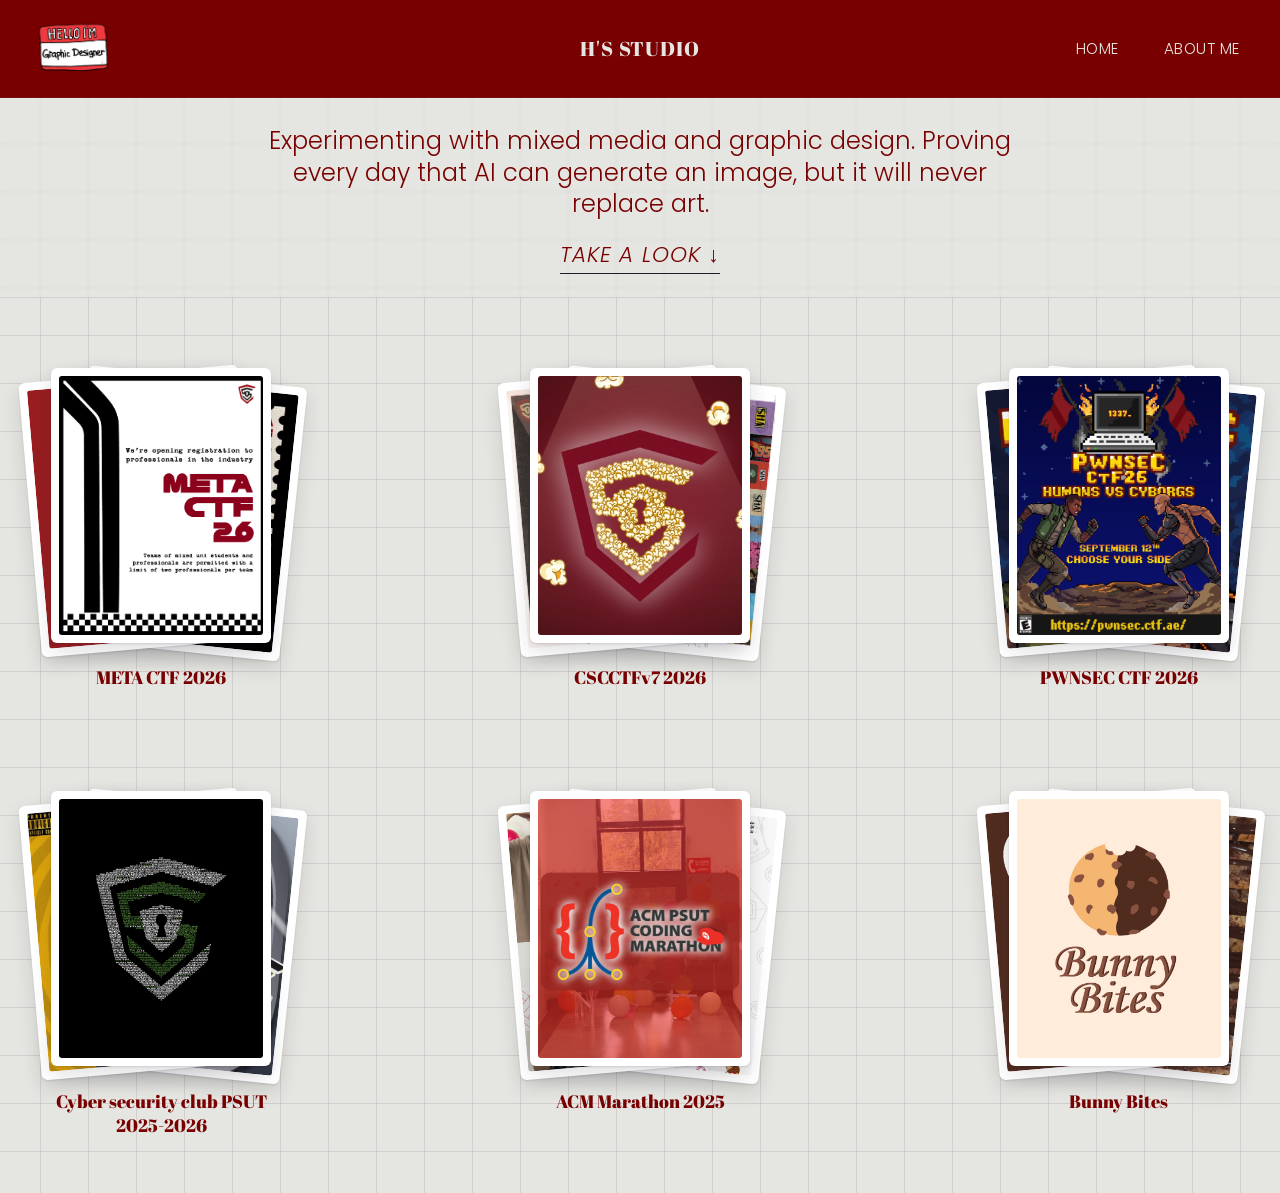
<file: index.html>
<!DOCTYPE html>
<html lang="en">
<head>
    <meta charset="UTF-8">
    <meta name="viewport" content="width=device-width, initial-scale=1.0">
    <title>H's Studio</title>
    <link rel="preconnect" href="https://fonts.googleapis.com">
    <link rel="preconnect" href="https://fonts.gstatic.com" crossorigin>
    <link href="https://fonts.googleapis.com/css2?family=Abril+Fatface&family=Poppins:wght@300;700&display=swap" rel="stylesheet">
    <link rel="stylesheet" href="static/style.css">
</head>
<body class="home-page">
    <nav class="navbar">
        <a href="index.html" class="nav-logo-link">
            <img src="images/logo.png" class="nav-logo" alt="Logo">
        </a>
        <a href="index.html" class="navbar-brand">H's Studio</a>
        <div class="navbar-links">
            <a href="index.html">Home</a>
            <a href="about.html">About me</a>
        </div>
    </nav>

    <section class="hero">
        <p>Experimenting with mixed media and graphic design. Proving every day that AI can generate an image, but it will never replace art.</p>
        <em><a href="#portfolio" class="discover-link">Take a look &darr;</a></em>
    </section>

    <section id="portfolio" class="projects-section">
        <div class="container projects-container">
            <div class="projects-grid">
                <a href="projects/meta-ctf.html" class="project-card reveal">
                    <div class="card-stack">
                        <div class="stack-card stack-card--bottom" aria-hidden="true"><img src="final pics/META CTF 2026/sponsor 1.png" alt=""></div>
                        <div class="stack-card stack-card--middle" aria-hidden="true"><img src="final pics/META CTF 2026/ferrari badge front.png" alt=""></div>
                        <div class="stack-card stack-card--top">
                            <div class="card-media">
                                <img src="final pics/META CTF 2026/quals announcment 2.png" alt="META CTF 2026" class="grid-media project-meta-ctf-2026">
                            </div>
                        </div>
                    </div>
                    <span class="project-title">META CTF 2026</span>
                </a>
                <a href="projects/cscctfv7.html" class="project-card reveal">
                    <div class="card-stack">
                        <div class="stack-card stack-card--bottom" aria-hidden="true"><img src="final pics/CSCCTFv7/Schedule.jpeg" alt=""></div>
                        <div class="stack-card stack-card--middle" aria-hidden="true"><img src="final pics/CSCCTFv7/sponsor  1.jpg" alt=""></div>
                        <div class="stack-card stack-card--top">
                            <div class="card-media">
                                <img src="images/CSCCTFv7 Home cover.jpg" alt="CSCCTFv7 2026" class="grid-media project-cscctfv7-2026">
                            </div>
                        </div>
                    </div>
                    <span class="project-title">CSCCTFv7 2026</span>
                </a>
                <a href="projects/pwnsec.html" class="project-card reveal">
                    <div class="card-stack">
                        <div class="stack-card stack-card--bottom" aria-hidden="true"><img src="final pics/PWNSEC CTF 2026/story poster 2.jpg" alt=""></div>
                        <div class="stack-card stack-card--middle" aria-hidden="true"><img src="final pics/PWNSEC CTF 2026/story poster 1.jpg" alt=""></div>
                        <div class="stack-card stack-card--top">
                            <div class="card-media">
                                <img src="final pics/PWNSEC CTF 2026/Pwnsec CTF.png" alt="PWNSEC CTF 2026" class="grid-media project-pwnsec-ctf-2026">
                            </div>
                        </div>
                    </div>
                    <span class="project-title">PWNSEC CTF 2026</span>
                </a>
                <a href="projects/csc.html" class="project-card reveal">
                    <div class="card-stack">
                        <div class="stack-card stack-card--bottom" aria-hidden="true"><img src="final pics/Cyber Security Club PSUT/Meta CTf 2025.jpeg" alt=""></div>
                        <div class="stack-card stack-card--middle" aria-hidden="true"><img src="final pics/Cyber Security Club PSUT/web expolitation training.jpeg" alt=""></div>
                        <div class="stack-card stack-card--top">
                            <div class="card-media project-thumb-csc">
                                <img src="final pics/Cyber Security Club PSUT/green shirt logo.png" alt="Cyber security club PSUT 2025-2026" class="grid-media project-cyber-security-club-psut-2025-2026">
                            </div>
                        </div>
                    </div>
                    <span class="project-title">Cyber security club PSUT 2025-2026</span>
                </a>
                <a href="projects/acm.html" class="project-card reveal">
                    <div class="card-stack">
                        <div class="stack-card stack-card--bottom" aria-hidden="true"><img src="final pics/ACM Marathon 2025/cover set.jpg" alt=""></div>
                        <div class="stack-card stack-card--middle" aria-hidden="true"><img src="final pics/ACM Marathon 2025/badges show pic.jpg" alt=""></div>
                        <div class="stack-card stack-card--top">
                            <div class="card-media">
                                <img src="final pics/ACM Marathon 2025/cover.png" alt="ACM Marathon 2025" class="grid-media project-acm-marathon-2025">
                            </div>
                        </div>
                    </div>
                    <span class="project-title">ACM Marathon 2025</span>
                </a>
                <a href="projects/bunny-bites.html" class="project-card reveal">
                    <div class="card-stack">
                        <div class="stack-card stack-card--bottom" aria-hidden="true"><img src="final pics/Bunny Bites/post 2.jpg" alt=""></div>
                        <div class="stack-card stack-card--middle" aria-hidden="true"><img src="final pics/Bunny Bites/bunny mascot wth background.png" alt=""></div>
                        <div class="stack-card stack-card--top">
                            <div class="card-media project-thumb-bunny-bites">
                                <img src="final pics/Bunny Bites/logo 1.jpg" alt="Bunny Bites" class="grid-media project-bunny-bites">
                            </div>
                        </div>
                    </div>
                    <span class="project-title">Bunny Bites</span>
                </a>
            </div>
        </div>
    </section>

    <script>
        document.addEventListener('DOMContentLoaded', function () {
            var revealElements = document.querySelectorAll('.reveal');

            var observer = new IntersectionObserver(function (entries) {
                entries.forEach(function (entry) {
                    if (entry.isIntersecting) {
                        entry.target.classList.add('active');
                    }
                });
            });

            revealElements.forEach(function (el) {
                observer.observe(el);
            });
        });
    </script>
</body>
</html>
</file>
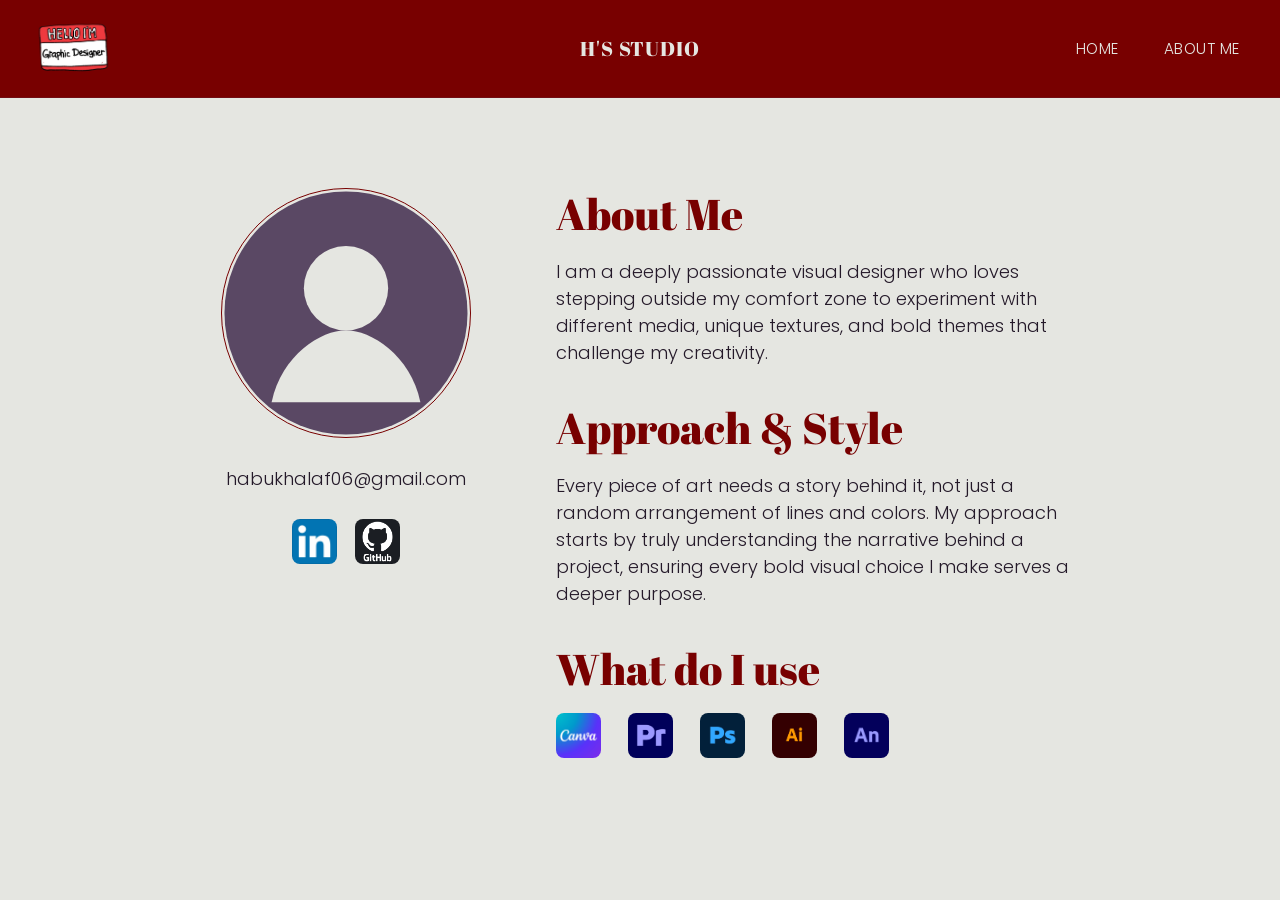
<file: about.html>
<!DOCTYPE html>
<html lang="en">
<head>
    <meta charset="UTF-8">
    <meta name="viewport" content="width=device-width, initial-scale=1.0">
    <title>About</title>
    <link rel="preconnect" href="https://fonts.googleapis.com">
    <link rel="preconnect" href="https://fonts.gstatic.com" crossorigin>
    <link href="https://fonts.googleapis.com/css2?family=Abril+Fatface&family=Poppins:wght@300;700&display=swap" rel="stylesheet">
    <link rel="stylesheet" href="static/style.css">
</head>
<body>
    <nav class="navbar">
        <a href="index.html" class="nav-logo-link">
            <img src="images/logo.png" class="nav-logo" alt="Logo">
        </a>
        <a href="index.html" class="navbar-brand">H's Studio</a>
        <div class="navbar-links">
            <a href="index.html">Home</a>
            <a href="about.html">About me</a>
        </div>
    </nav>
    <div class="container">
        <div class="about-container">
            <div class="top-split">
                <div class="about-sidebar">
                    <img src="images/profile-placeholder.svg" class="profile-circle" alt="Profile photo">
                    <a href="mailto:habukhalaf06@gmail.com">habukhalaf06@gmail.com</a>
                    <div class="social-row">
                        <a href="https://www.linkedin.com/in/haneen-abu-khalaf-663a3232b" target="_blank" rel="noopener" aria-label="LinkedIn">
                            <img src="images/linkedin.jpg" class="social-icon" alt="LinkedIn">
                        </a>
                        <a href="https://github.com/habukhalaf" target="_blank" rel="noopener" aria-label="GitHub">
                            <img src="images/github.jpg" class="social-icon" alt="GitHub">
                        </a>
                    </div>
                </div>
                <div class="about-content">
                    <h2 class="about-heading">About Me</h2>
                    <p>I am a deeply passionate visual designer who loves stepping outside my comfort zone to experiment with different media, unique textures, and bold themes that challenge my creativity.</p>

                    <h2 class="about-heading">Approach &amp; Style</h2>

                    <p>Every piece of art needs a story behind it, not just a random arrangement of lines and colors. My approach starts by truly understanding the narrative behind a project, ensuring every bold visual choice I make serves a deeper purpose.</p>

                    <h2 class="about-heading">What do I use</h2>
                    <div class="tools-grid">
                        <img src="images/canva.jpg" class="tool-icon" alt="Canva">
                        <img src="images/premier.jpg" class="tool-icon" alt="Adobe Premiere Pro">
                        <img src="images/photoshop.jpg" class="tool-icon" alt="Adobe Photoshop">
                        <img src="images/illustator.png" class="tool-icon" alt="Adobe Illustrator">
                        <img src="images/animate.png" class="tool-icon" alt="Adobe Animate">
                    </div>
                </div>
            </div>
        </div>
    </div>
</body>
</html>
</file>
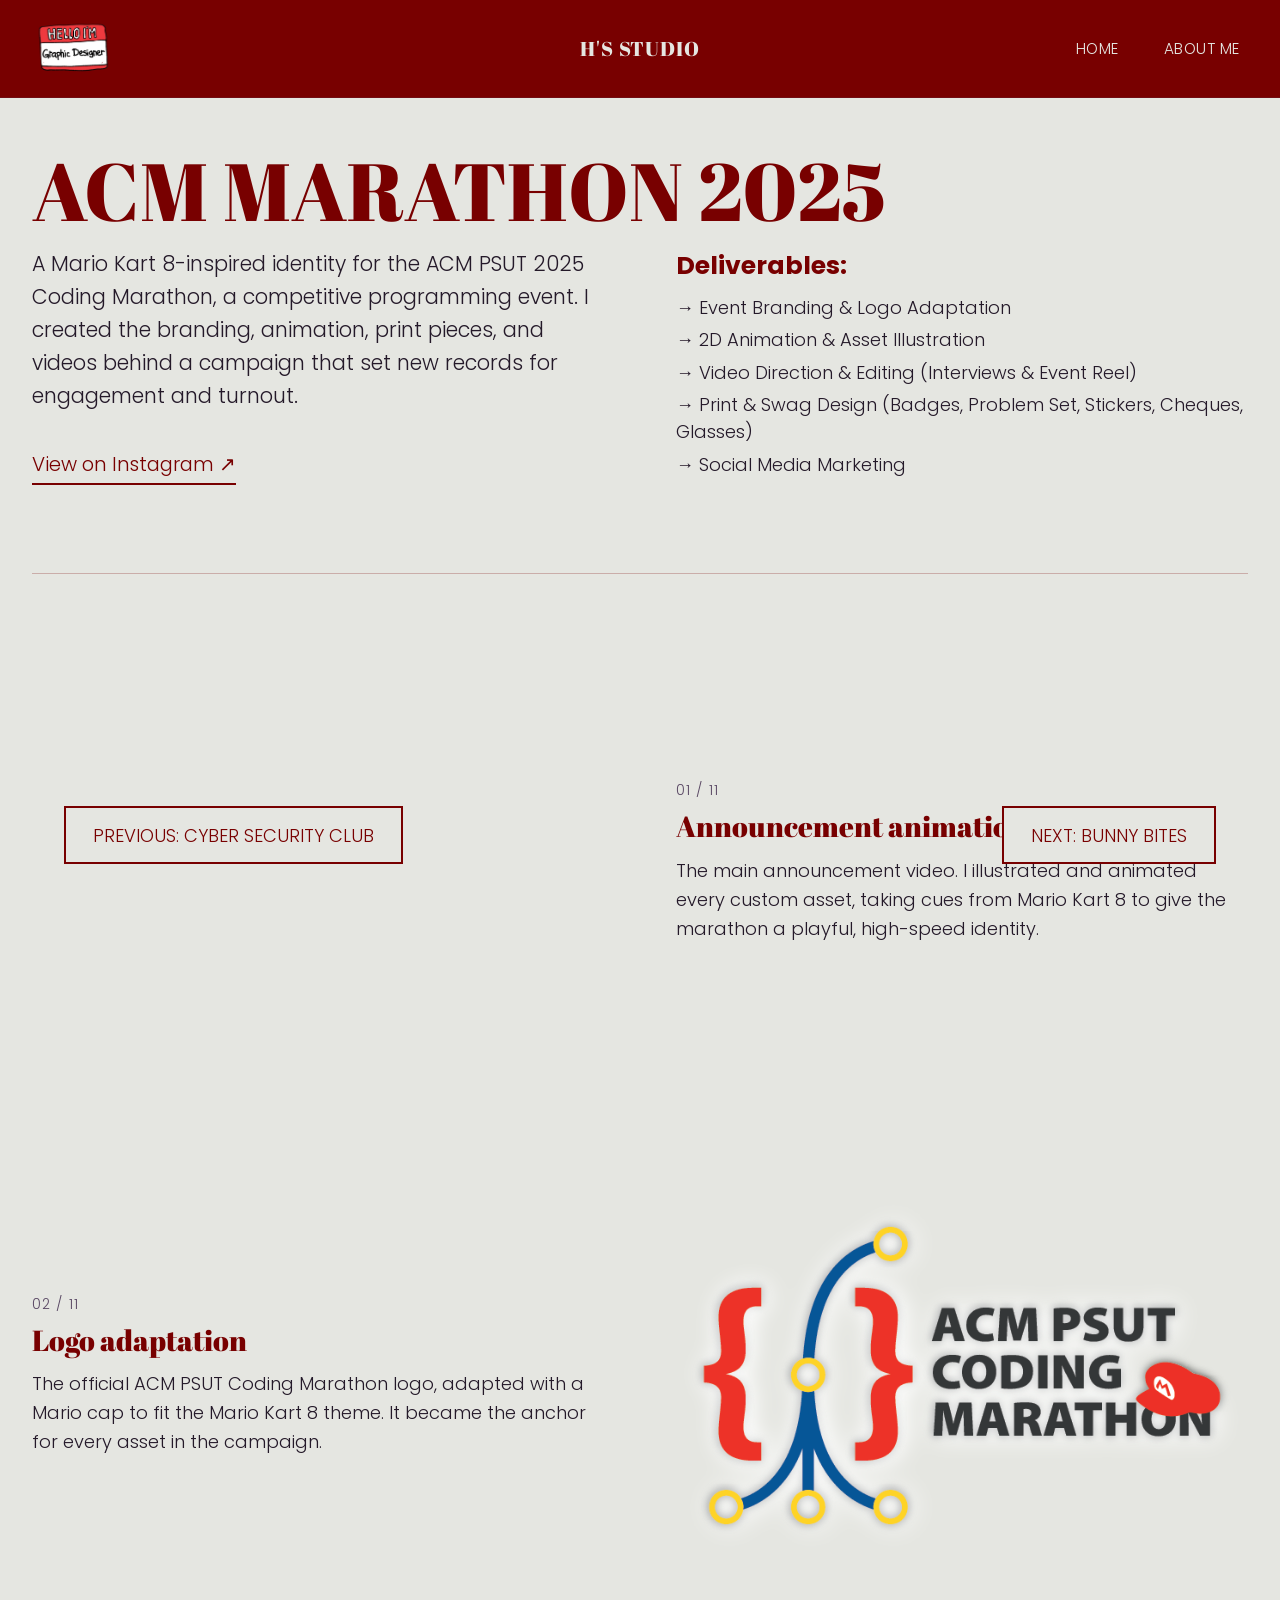
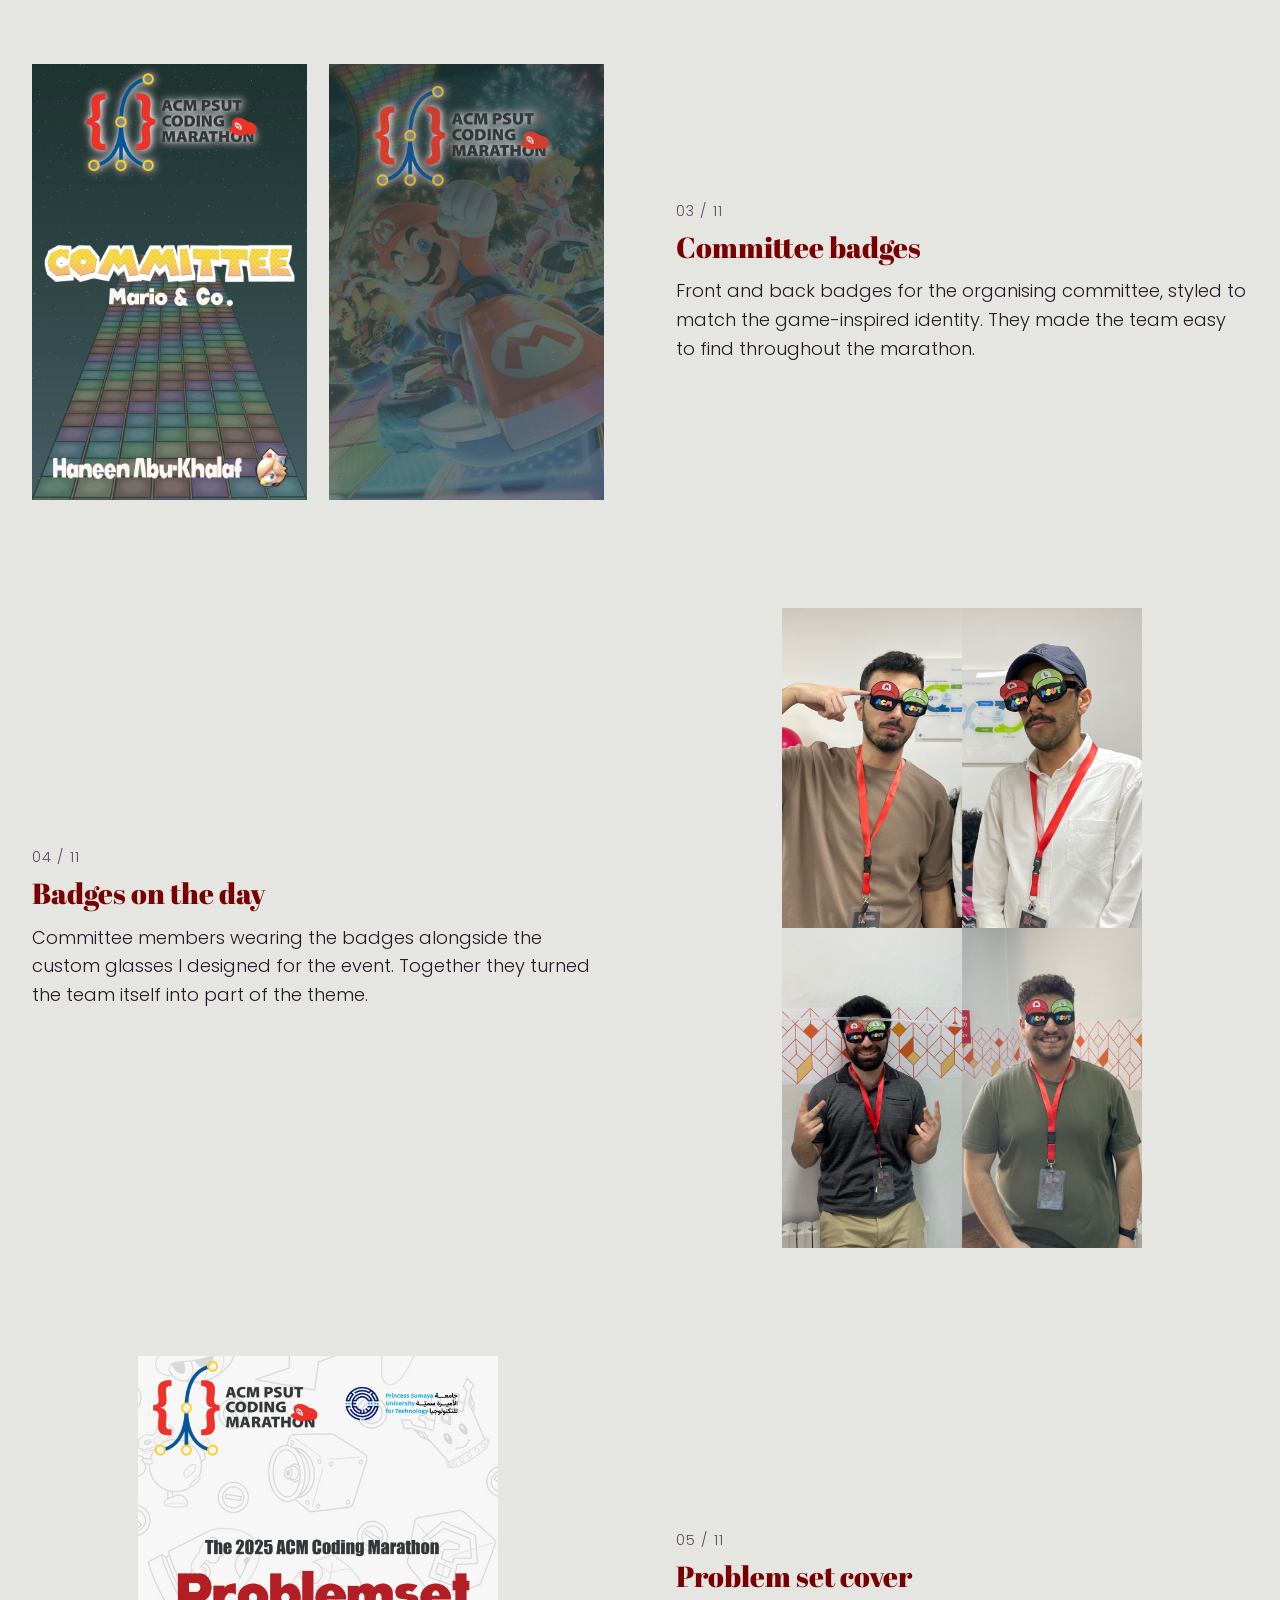
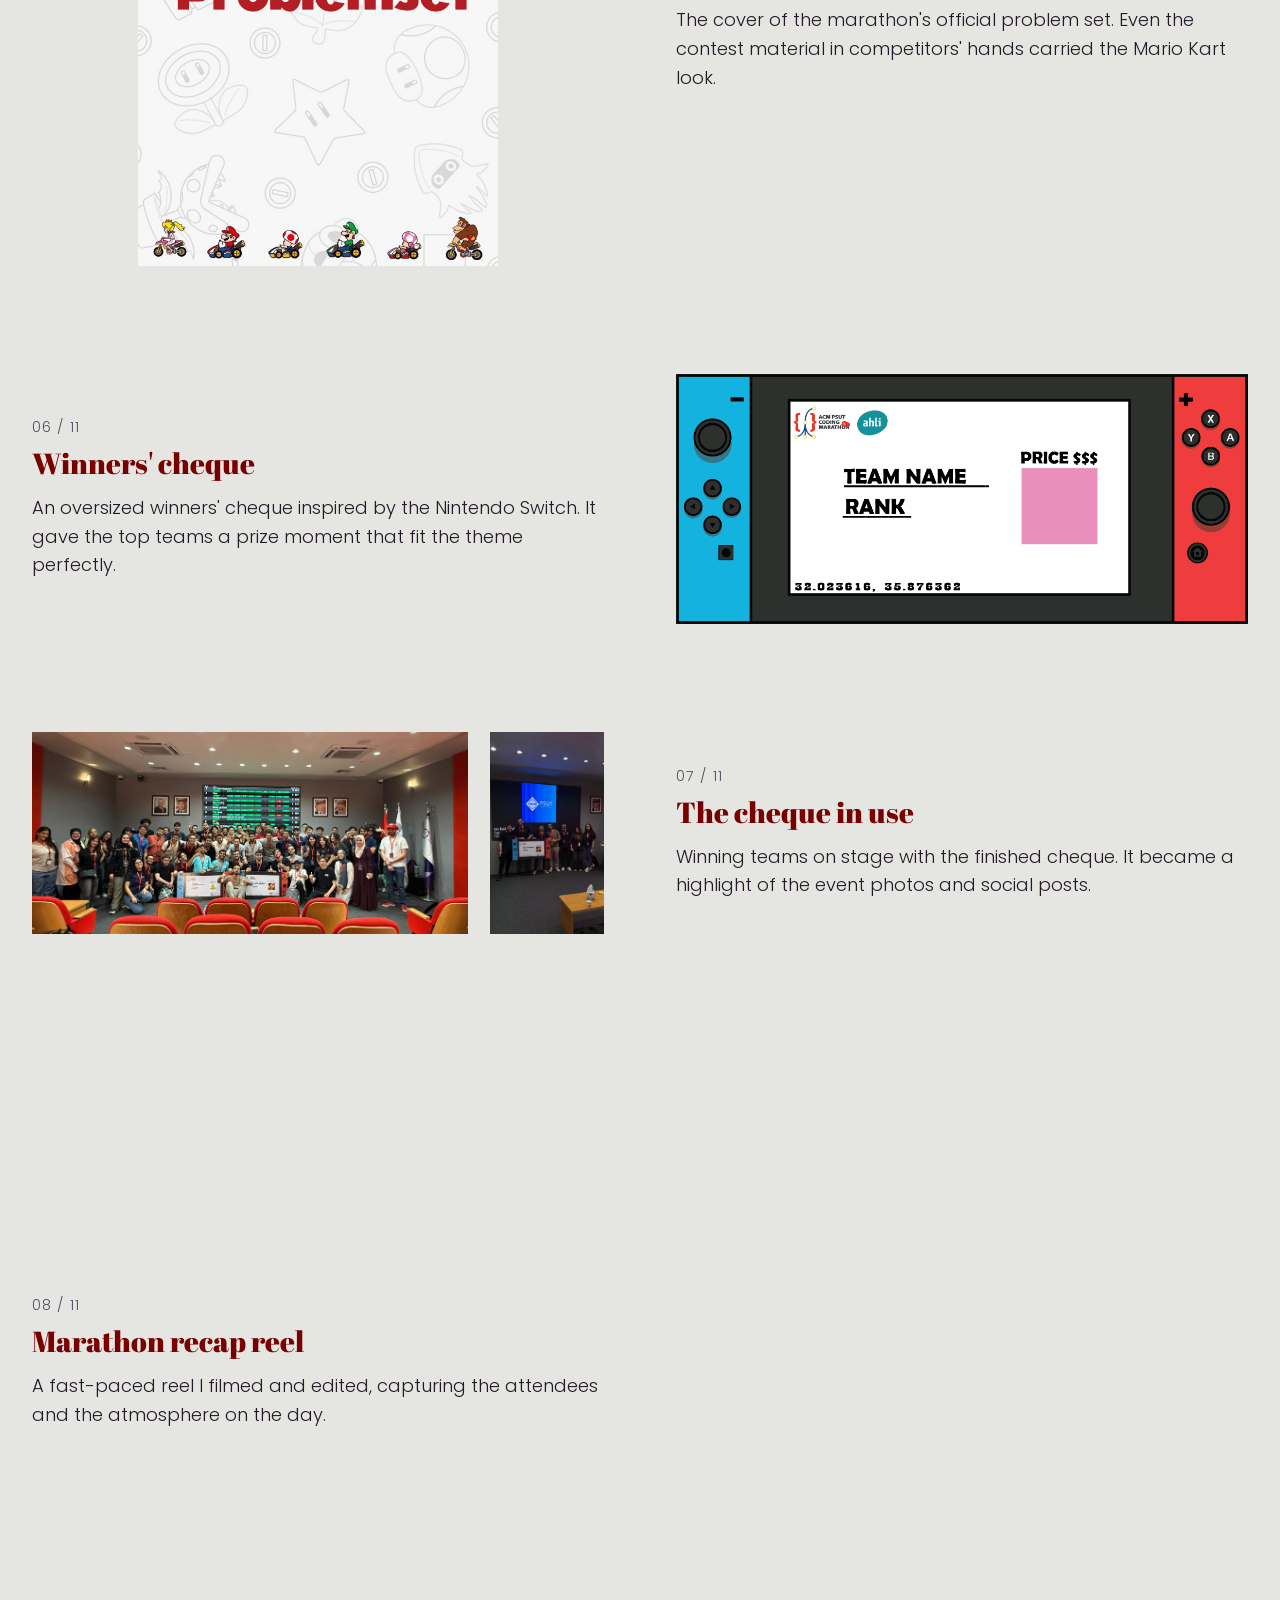
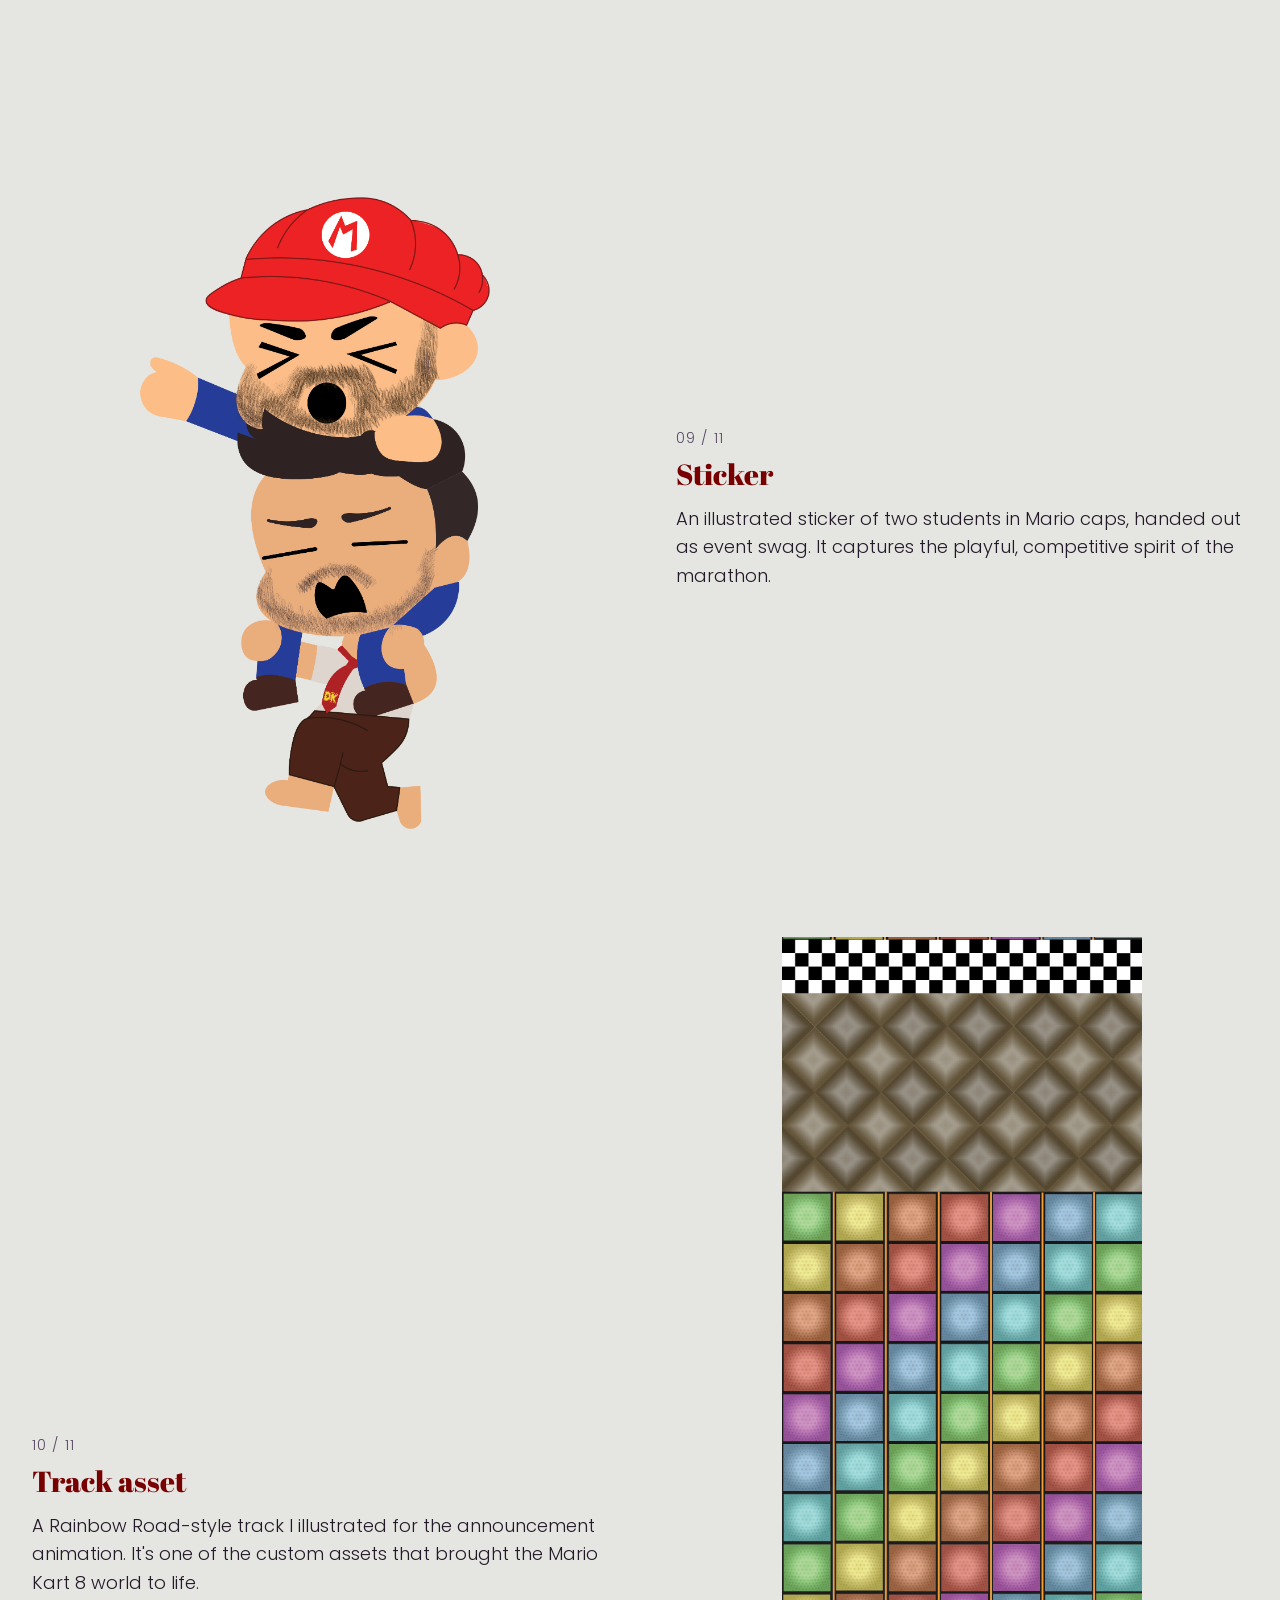
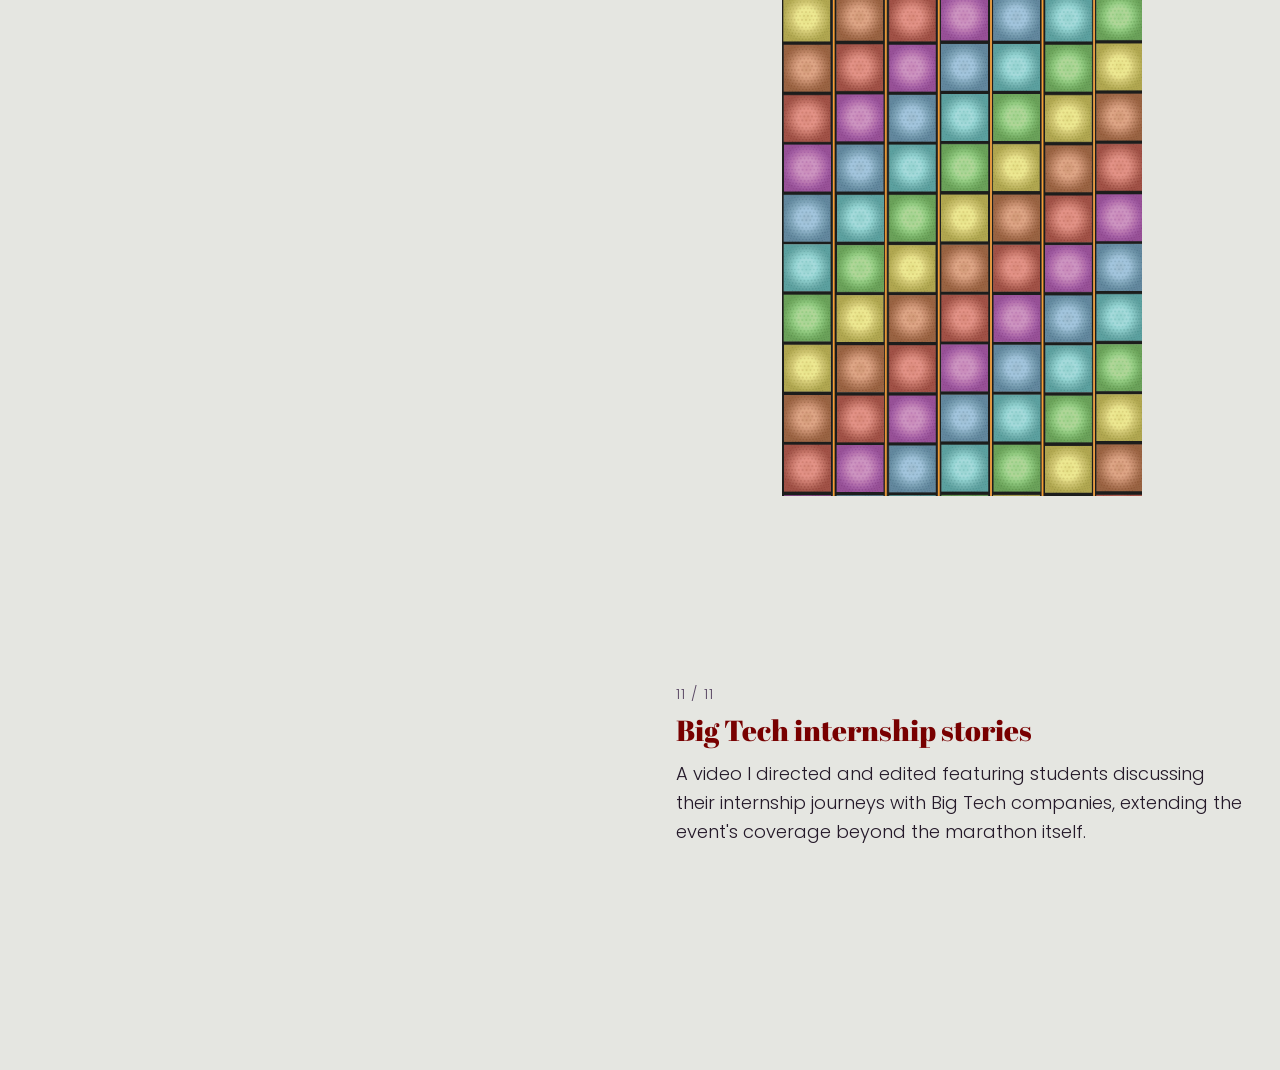
<file: projects/acm.html>
<!DOCTYPE html>
<html lang="en">
<head>
    <meta charset="UTF-8">
    <meta name="viewport" content="width=device-width, initial-scale=1.0">
    <title>ACM Marathon 2025</title>
    <link rel="preconnect" href="https://fonts.googleapis.com">
    <link rel="preconnect" href="https://fonts.gstatic.com" crossorigin>
    <link href="https://fonts.googleapis.com/css2?family=Abril+Fatface&family=Poppins:wght@300;700&display=swap" rel="stylesheet">
    <link rel="stylesheet" href="../static/style.css">
</head>
<body>
    <nav class="navbar">
        <a href="../index.html" class="nav-logo-link">
            <img src="../images/logo.png" class="nav-logo" alt="Logo">
        </a>
        <a href="../index.html" class="navbar-brand">H's Studio</a>
        <div class="navbar-links">
            <a href="../index.html">Home</a>
            <a href="../about.html">About me</a>
        </div>
    </nav>
    <main class="container project-page">
        <header class="project-header">
            <h1>ACM Marathon 2025</h1>
            <div class="project-summary">
                <div class="project-summary-intro">
                    <p class="project-intro">A Mario Kart 8-inspired identity for the ACM PSUT 2025 Coding Marathon, a competitive programming event. I created the branding, animation, print pieces, and videos behind a campaign that set new records for engagement and turnout.</p>
                    <div class="project-body">
                        <a href="https://www.instagram.com/psutacm/" target="_blank" rel="noopener noreferrer" class="project-external-link">
                            View on Instagram &#8599;&#xFE0E;
                        </a>
                    </div>
                </div>
                <div class="project-deliverables">
                    <strong>Deliverables:</strong>
                    <ul class="deliverables-list">
                        <li>&rarr; Event Branding &amp; Logo Adaptation</li>
                        <li>&rarr; 2D Animation &amp; Asset Illustration</li>
                        <li>&rarr; Video Direction &amp; Editing (Interviews &amp; Event Reel)</li>
                        <li>&rarr; Print &amp; Swag Design (Badges, Problem Set, Stickers, Cheques, Glasses)</li>
                        <li>&rarr; Social Media Marketing</li>
                    </ul>
                </div>
            </div>
        </header>
        <section class="zigzag" aria-label="Project sections">
            <!-- Each .zigzag-row is one section; rows alternate sides automatically.
                 - Badges: front and back go inside one .badge-pair; a series of badges
                   shares one .badge-set.
                 - Several designs of one asset: .design-strip (equal heights, set --ar to
                   width / height), .design-group (grid) or .design-stack (full width).
                 - Add "zigzag-row--portrait" for tall media; "cutout" on transparent PNGs. -->
            <article class="zigzag-row zigzag-row--portrait">
                <div class="zigzag-media">
                    <div class="video-embed" style="--ratio: 1.25;"><iframe src="https://player.vimeo.com/video/1224428651?badge=0&amp;autopause=0&amp;player_id=0&amp;app_id=58479&amp;autoplay=1&amp;muted=1&amp;loop=1" allow="autoplay; fullscreen; picture-in-picture; clipboard-write; encrypted-media; web-share" referrerpolicy="strict-origin-when-cross-origin" title="ACM mario"></iframe></div>
                </div>
                <div class="zigzag-text">
                    <span class="zigzag-index">01 / 11</span>
                    <h2>Announcement animation</h2>
                    <p>The main announcement video. I illustrated and animated every custom asset, taking cues from Mario Kart 8 to give the marathon a playful, high-speed identity.</p>
                </div>
            </article>
            <article class="zigzag-row">
                <div class="zigzag-media">
                    <img src="../final%20pics/ACM%20Marathon%202025/ACM%20home%20cover.png" alt="ACM PSUT Coding Marathon logo with a Mario cap" class="cutout" loading="lazy">
                </div>
                <div class="zigzag-text">
                    <span class="zigzag-index">02 / 11</span>
                    <h2>Logo adaptation</h2>
                    <p>The official ACM PSUT Coding Marathon logo, adapted with a Mario cap to fit the Mario Kart 8 theme. It became the anchor for every asset in the campaign.</p>
                </div>
            </article>
            <article class="zigzag-row">
                <div class="zigzag-media">
                    <div class="badge-pair">
                        <img src="../final%20pics/ACM%20Marathon%202025/front%20badge.png" alt="ACM committee badge, front" loading="lazy">
                        <img src="../final%20pics/ACM%20Marathon%202025/back%20badge.png" alt="ACM committee badge, back" loading="lazy">
                    </div>
                </div>
                <div class="zigzag-text">
                    <span class="zigzag-index">03 / 11</span>
                    <h2>Committee badges</h2>
                    <p>Front and back badges for the organising committee, styled to match the game-inspired identity. They made the team easy to find throughout the marathon.</p>
                </div>
            </article>
            <article class="zigzag-row">
                <div class="zigzag-media">
                    <img src="../final%20pics/ACM%20Marathon%202025/badges%20show%20pic.jpg" alt="Committee members wearing the marathon badges and custom glasses" loading="lazy" class="img-compact">
                </div>
                <div class="zigzag-text">
                    <span class="zigzag-index">04 / 11</span>
                    <h2>Badges on the day</h2>
                    <p>Committee members wearing the badges alongside the custom glasses I designed for the event. Together they turned the team itself into part of the theme.</p>
                </div>
            </article>
            <article class="zigzag-row">
                <div class="zigzag-media">
                    <img src="../final%20pics/ACM%20Marathon%202025/cover%20set.jpg" alt="The 2025 ACM Coding Marathon problem set cover" loading="lazy" class="img-compact">
                </div>
                <div class="zigzag-text">
                    <span class="zigzag-index">05 / 11</span>
                    <h2>Problem set cover</h2>
                    <p>The cover of the marathon's official problem set. Even the contest material in competitors' hands carried the Mario Kart look.</p>
                </div>
            </article>
            <article class="zigzag-row">
                <div class="zigzag-media">
                    <img src="../final%20pics/ACM%20Marathon%202025/checkk%20finall.png" alt="Nintendo Switch-inspired winners' cheque design" class="cutout" loading="lazy">
                </div>
                <div class="zigzag-text">
                    <span class="zigzag-index">06 / 11</span>
                    <h2>Winners' cheque</h2>
                    <p>An oversized winners' cheque inspired by the Nintendo Switch. It gave the top teams a prize moment that fit the theme perfectly.</p>
                </div>
            </article>
            <article class="zigzag-row">
                <div class="zigzag-media">
                    <div class="design-strip">
                        <img src="../final%20pics/ACM%20Marathon%202025/check%20show%20pic%202.jpg" alt="Marathon participants posing with the winners' cheque" style="--ar: 2.150;" loading="lazy">
                        <img src="../final%20pics/ACM%20Marathon%202025/check%20show%20pic.jpg" alt="Winning team on stage holding the cheque" style="--ar: 0.562;" loading="lazy">
                    </div>
                </div>
                <div class="zigzag-text">
                    <span class="zigzag-index">07 / 11</span>
                    <h2>The cheque in use</h2>
                    <p>Winning teams on stage with the finished cheque. It became a highlight of the event photos and social posts.</p>
                </div>
            </article>
            <article class="zigzag-row zigzag-row--portrait">
                <div class="zigzag-media">
                    <div class="video-embed" style="--ratio: 1.7778;"><iframe src="https://player.vimeo.com/video/1224428650?badge=0&amp;autopause=0&amp;player_id=0&amp;app_id=58479&amp;autoplay=1&amp;muted=1&amp;loop=1" allow="autoplay; fullscreen; picture-in-picture; clipboard-write; encrypted-media; web-share" referrerpolicy="strict-origin-when-cross-origin" title="ACM marathon video"></iframe></div>
                </div>
                <div class="zigzag-text">
                    <span class="zigzag-index">08 / 11</span>
                    <h2>Marathon recap reel</h2>
                    <p>A fast-paced reel I filmed and edited, capturing the attendees and the atmosphere on the day.</p>
                </div>
            </article>
            <article class="zigzag-row zigzag-row--portrait">
                <div class="zigzag-media">
                    <img src="../final%20pics/ACM%20Marathon%202025/sticker.png" alt="Illustrated sticker of two students in Mario caps" class="cutout" loading="lazy">
                </div>
                <div class="zigzag-text">
                    <span class="zigzag-index">09 / 11</span>
                    <h2>Sticker</h2>
                    <p>An illustrated sticker of two students in Mario caps, handed out as event swag. It captures the playful, competitive spirit of the marathon.</p>
                </div>
            </article>
            <article class="zigzag-row zigzag-row--portrait">
                <div class="zigzag-media">
                    <img src="../final%20pics/ACM%20Marathon%202025/trackk.png" alt="Rainbow Road-style track illustration used in the animation" loading="lazy">
                </div>
                <div class="zigzag-text">
                    <span class="zigzag-index">10 / 11</span>
                    <h2>Track asset</h2>
                    <p>A Rainbow Road-style track I illustrated for the announcement animation. It's one of the custom assets that brought the Mario Kart 8 world to life.</p>
                </div>
            </article>
            <article class="zigzag-row">
                <div class="zigzag-media">
                    <div class="video-embed" style="--ratio: 0.5625;"><iframe src="https://player.vimeo.com/video/1224428648?badge=0&amp;autopause=0&amp;player_id=0&amp;app_id=58479&amp;autoplay=1&amp;muted=1&amp;loop=1" allow="autoplay; fullscreen; picture-in-picture; clipboard-write; encrypted-media; web-share" referrerpolicy="strict-origin-when-cross-origin" title="ACM internship video"></iframe></div>
                </div>
                <div class="zigzag-text">
                    <span class="zigzag-index">11 / 11</span>
                    <h2>Big Tech internship stories</h2>
                    <p>A video I directed and edited featuring students discussing their internship journeys with Big Tech companies, extending the event's coverage beyond the marathon itself.</p>
                </div>
            </article>
        </section>
    </main>
    <footer class="project-nav">
        <a href="csc.html" class="pill-button">Previous: Cyber Security Club</a>
        <a href="bunny-bites.html" class="pill-button">Next: Bunny Bites</a>
    </footer>

    <div class="lightbox" id="lightbox" role="dialog" aria-modal="true" aria-label="Expanded image" hidden>
        <button type="button" class="lightbox-close" aria-label="Close">&times;</button>
        <img class="lightbox-image" alt="">
    </div>

    <script src="https://player.vimeo.com/api/player.js"></script>
    <script src="../static/lightbox.js"></script>
</body>
</html>
</file>
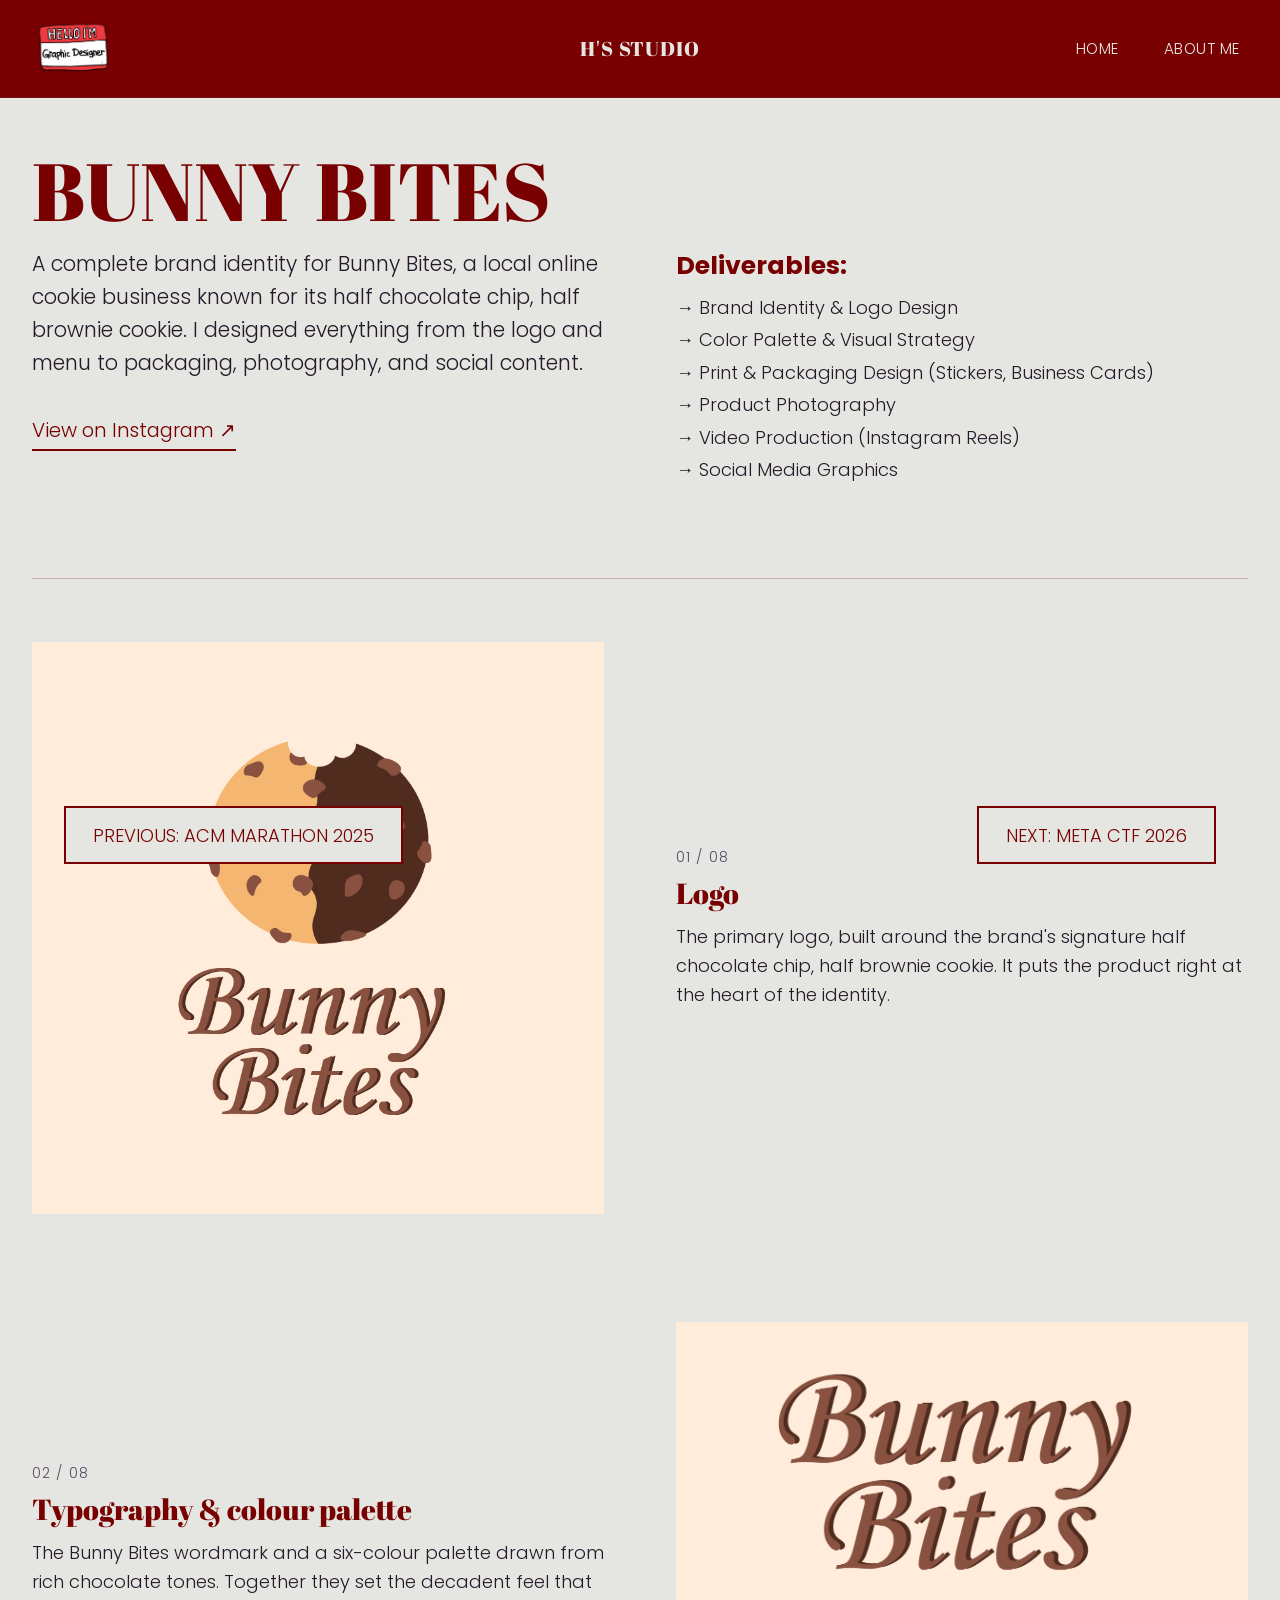
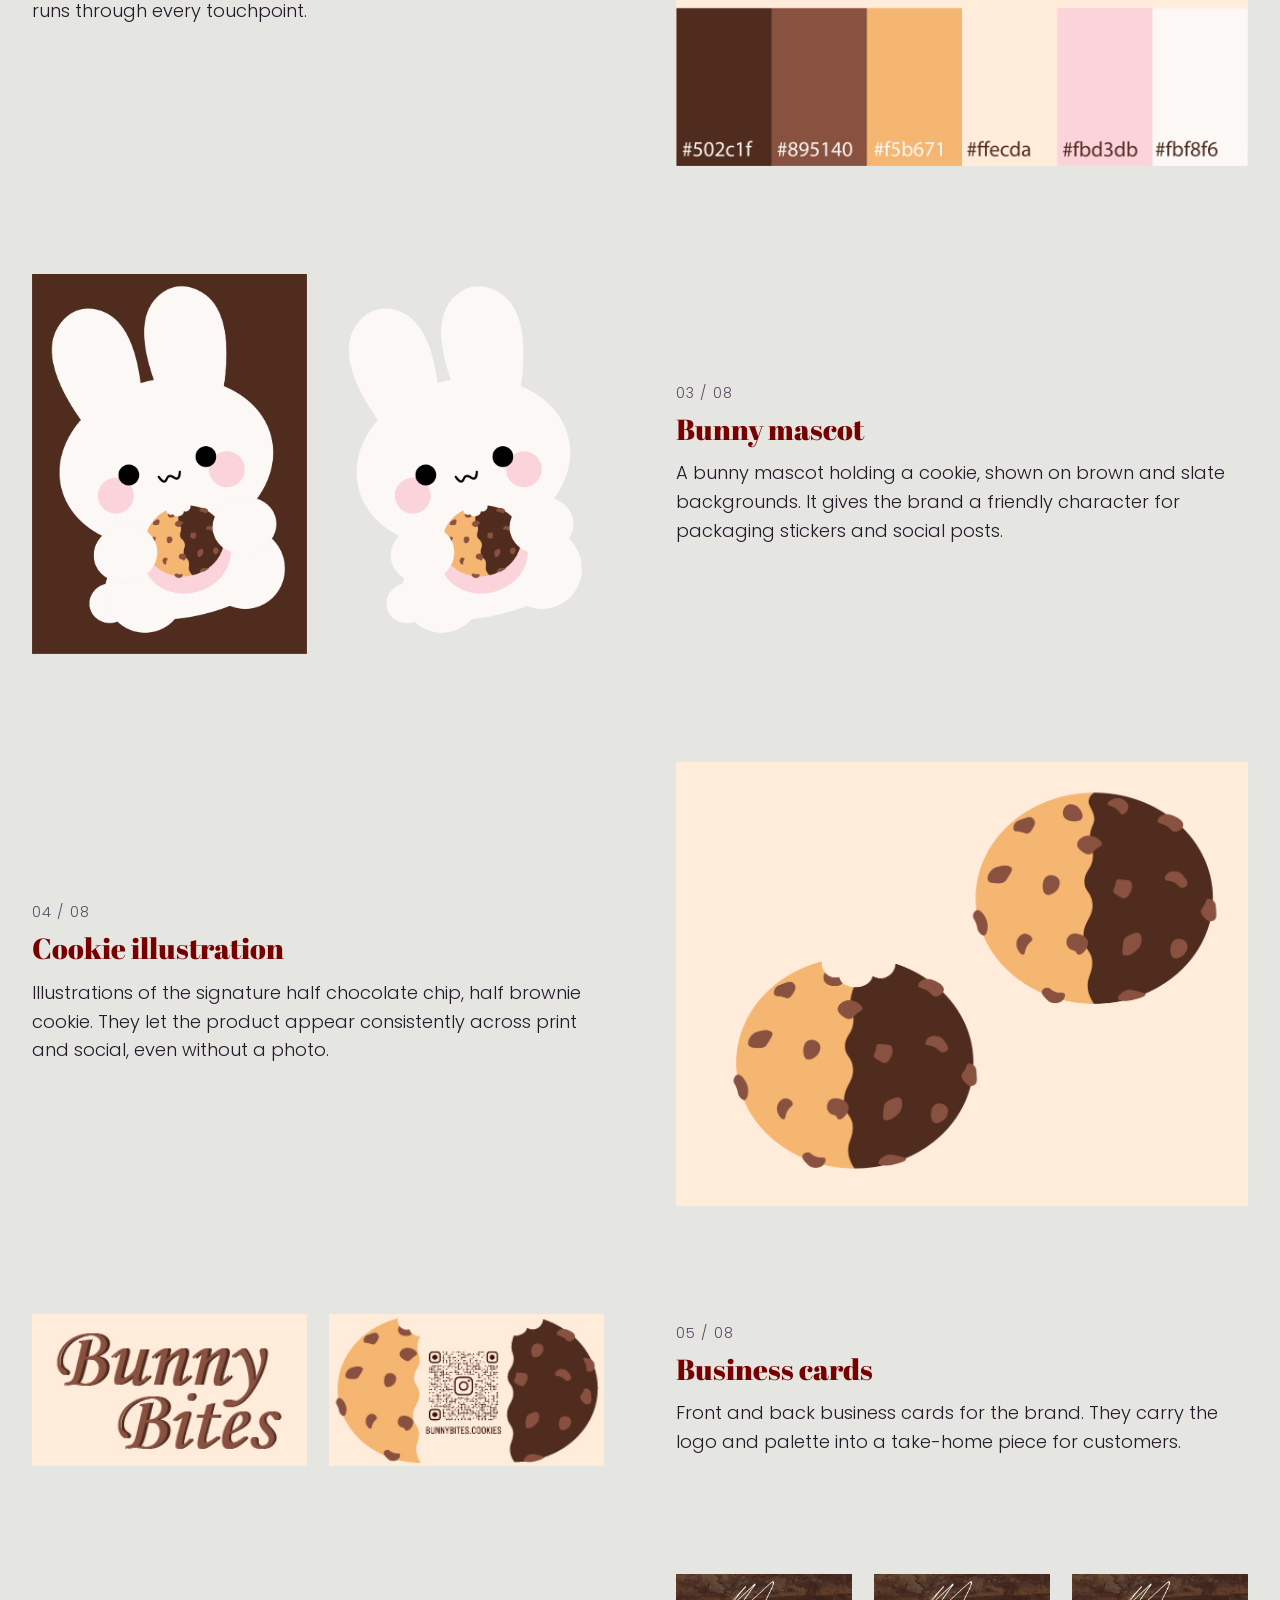
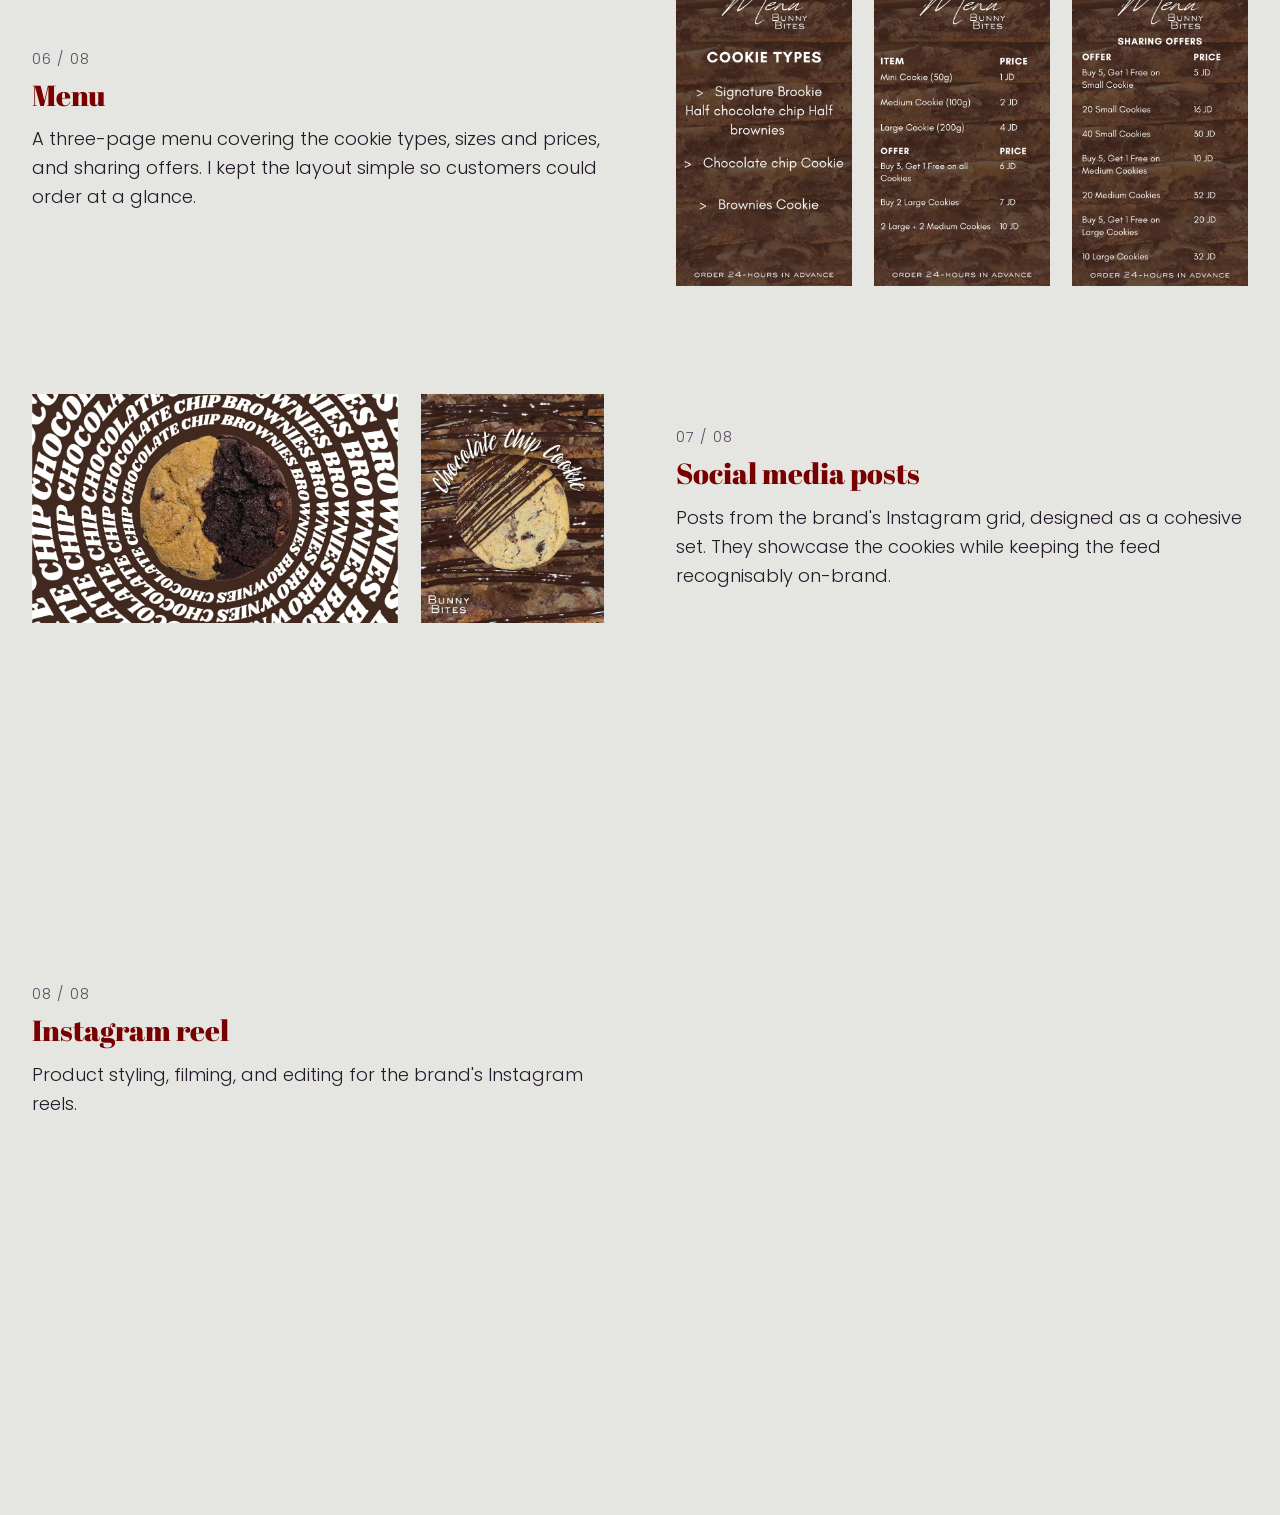
<file: projects/bunny-bites.html>
<!DOCTYPE html>
<html lang="en">
<head>
    <meta charset="UTF-8">
    <meta name="viewport" content="width=device-width, initial-scale=1.0">
    <title>Bunny Bites</title>
    <link rel="preconnect" href="https://fonts.googleapis.com">
    <link rel="preconnect" href="https://fonts.gstatic.com" crossorigin>
    <link href="https://fonts.googleapis.com/css2?family=Abril+Fatface&family=Poppins:wght@300;700&display=swap" rel="stylesheet">
    <link rel="stylesheet" href="../static/style.css">
</head>
<body>
    <nav class="navbar">
        <a href="../index.html" class="nav-logo-link">
            <img src="../images/logo.png" class="nav-logo" alt="Logo">
        </a>
        <a href="../index.html" class="navbar-brand">H's Studio</a>
        <div class="navbar-links">
            <a href="../index.html">Home</a>
            <a href="../about.html">About me</a>
        </div>
    </nav>
    <main class="container project-page">
        <header class="project-header">
            <h1>Bunny Bites</h1>
            <div class="project-summary">
                <div class="project-summary-intro">
                    <p class="project-intro">A complete brand identity for Bunny Bites, a local online cookie business known for its half chocolate chip, half brownie cookie. I designed everything from the logo and menu to packaging, photography, and social content.</p>
                    <div class="project-body">
                        <a href="https://www.instagram.com/bunnybites.cookies/" target="_blank" rel="noopener noreferrer" class="project-external-link">
                            View on Instagram &#8599;&#xFE0E;
                        </a>
                    </div>
                </div>
                <div class="project-deliverables">
                    <strong>Deliverables:</strong>
                    <ul class="deliverables-list">
                        <li>&rarr; Brand Identity &amp; Logo Design</li>
                        <li>&rarr; Color Palette &amp; Visual Strategy</li>
                        <li>&rarr; Print &amp; Packaging Design (Stickers, Business Cards)</li>
                        <li>&rarr; Product Photography</li>
                        <li>&rarr; Video Production (Instagram Reels)</li>
                        <li>&rarr; Social Media Graphics</li>
                    </ul>
                </div>
            </div>
        </header>
        <section class="zigzag" aria-label="Project sections">
            <!-- Each .zigzag-row is one section; rows alternate sides automatically.
                 - Badges: front and back go inside one .badge-pair; a series of badges
                   shares one .badge-set.
                 - Several designs of one asset: .design-strip (equal heights, set --ar to
                   width / height), .design-group (grid) or .design-stack (full width).
                 - Add "zigzag-row--portrait" for tall media; "cutout" on transparent PNGs. -->
            <article class="zigzag-row">
                <div class="zigzag-media">
                    <img src="../final%20pics/Bunny%20Bites/logo%201.jpg" alt="Bunny Bites logo with a half chocolate chip, half brownie cookie" loading="lazy">
                </div>
                <div class="zigzag-text">
                    <span class="zigzag-index">01 / 08</span>
                    <h2>Logo</h2>
                    <p>The primary logo, built around the brand's signature half chocolate chip, half brownie cookie. It puts the product right at the heart of the identity.</p>
                </div>
            </article>
            <article class="zigzag-row zigzag-row--palette zigzag-row--palette-xl">
                <div class="zigzag-media">
                    <img src="../final%20pics/Bunny%20Bites/font%20%26%20colors.png" alt="Bunny Bites wordmark and six-colour brand palette" loading="lazy">
                </div>
                <div class="zigzag-text">
                    <span class="zigzag-index">02 / 08</span>
                    <h2>Typography &amp; colour palette</h2>
                    <p>The Bunny Bites wordmark and a six-colour palette drawn from rich chocolate tones. Together they set the decadent feel that runs through every touchpoint.</p>
                </div>
            </article>
            <article class="zigzag-row">
                <div class="zigzag-media">
                    <div class="design-strip">
                        <img src="../final%20pics/Bunny%20Bites/bunny%20mascot%20wth%20background.png" alt="Bunny mascot holding a cookie on a brown background" style="--ar: 0.724;" loading="lazy">
                        <img src="../final%20pics/Bunny%20Bites/bunny%20mascot.png" alt="Bunny mascot holding a cookie on a slate background" style="--ar: 0.724;" loading="lazy">
                    </div>
                </div>
                <div class="zigzag-text">
                    <span class="zigzag-index">03 / 08</span>
                    <h2>Bunny mascot</h2>
                    <p>A bunny mascot holding a cookie, shown on brown and slate backgrounds. It gives the brand a friendly character for packaging stickers and social posts.</p>
                </div>
            </article>
            <article class="zigzag-row">
                <div class="zigzag-media">
                    <img src="../final%20pics/Bunny%20Bites/cookie%20design.png" alt="Illustrated half chocolate chip, half brownie cookies" loading="lazy">
                </div>
                <div class="zigzag-text">
                    <span class="zigzag-index">04 / 08</span>
                    <h2>Cookie illustration</h2>
                    <p>Illustrations of the signature half chocolate chip, half brownie cookie. They let the product appear consistently across print and social, even without a photo.</p>
                </div>
            </article>
            <article class="zigzag-row">
                <div class="zigzag-media">
                    <div class="badge-pair">
                        <img src="../final%20pics/Bunny%20Bites/Card%20front.jpg" alt="Bunny Bites business card, front" loading="lazy">
                        <img src="../final%20pics/Bunny%20Bites/Card%20back.jpg" alt="Bunny Bites business card, back" loading="lazy">
                    </div>
                </div>
                <div class="zigzag-text">
                    <span class="zigzag-index">05 / 08</span>
                    <h2>Business cards</h2>
                    <p>Front and back business cards for the brand. They carry the logo and palette into a take-home piece for customers.</p>
                </div>
            </article>
            <article class="zigzag-row">
                <div class="zigzag-media">
                    <div class="design-group design-group--3">
                        <img src="../final%20pics/Bunny%20Bites/menu%201.jpg" alt="Menu page listing the cookie types" loading="lazy">
                        <img src="../final%20pics/Bunny%20Bites/menu%202.jpg" alt="Menu page with cookie sizes and prices" loading="lazy">
                        <img src="../final%20pics/Bunny%20Bites/menu%203.jpg" alt="Menu page with sharing offers" loading="lazy">
                    </div>
                </div>
                <div class="zigzag-text">
                    <span class="zigzag-index">06 / 08</span>
                    <h2>Menu</h2>
                    <p>A three-page menu covering the cookie types, sizes and prices, and sharing offers. I kept the layout simple so customers could order at a glance.</p>
                </div>
            </article>
            <article class="zigzag-row">
                <div class="zigzag-media">
                    <div class="design-strip">
                        <img src="../final%20pics/Bunny%20Bites/post%201.jpg" alt="Social post with a split cookie ringed by type" style="--ar: 1.600;" loading="lazy">
                        <img src="../final%20pics/Bunny%20Bites/post%202.jpg" alt="Chocolate chip cookie social post" style="--ar: 0.800;" loading="lazy">
                    </div>
                </div>
                <div class="zigzag-text">
                    <span class="zigzag-index">07 / 08</span>
                    <h2>Social media posts</h2>
                    <p>Posts from the brand's Instagram grid, designed as a cohesive set. They showcase the cookies while keeping the feed recognisably on-brand.</p>
                </div>
            </article>
            <article class="zigzag-row zigzag-row--portrait">
                <div class="zigzag-media">
                    <div class="video-embed" style="--ratio: 1.7778;"><iframe src="https://player.vimeo.com/video/1224428649?badge=0&amp;autopause=0&amp;player_id=0&amp;app_id=58479&amp;autoplay=1&amp;muted=1&amp;loop=1" allow="autoplay; fullscreen; picture-in-picture; clipboard-write; encrypted-media; web-share" referrerpolicy="strict-origin-when-cross-origin" title="Bunny bites video"></iframe></div>
                </div>
                <div class="zigzag-text">
                    <span class="zigzag-index">08 / 08</span>
                    <h2>Instagram reel</h2>
                    <p>Product styling, filming, and editing for the brand's Instagram reels.</p>
                </div>
            </article>
        </section>
    </main>
    <footer class="project-nav">
        <a href="acm.html" class="pill-button">Previous: ACM Marathon 2025</a>
        <a href="meta-ctf.html" class="pill-button">Next: META CTF 2026</a>
    </footer>

    <div class="lightbox" id="lightbox" role="dialog" aria-modal="true" aria-label="Expanded image" hidden>
        <button type="button" class="lightbox-close" aria-label="Close">&times;</button>
        <img class="lightbox-image" alt="">
    </div>

    <script src="https://player.vimeo.com/api/player.js"></script>
    <script src="../static/lightbox.js"></script>
</body>
</html>
</file>
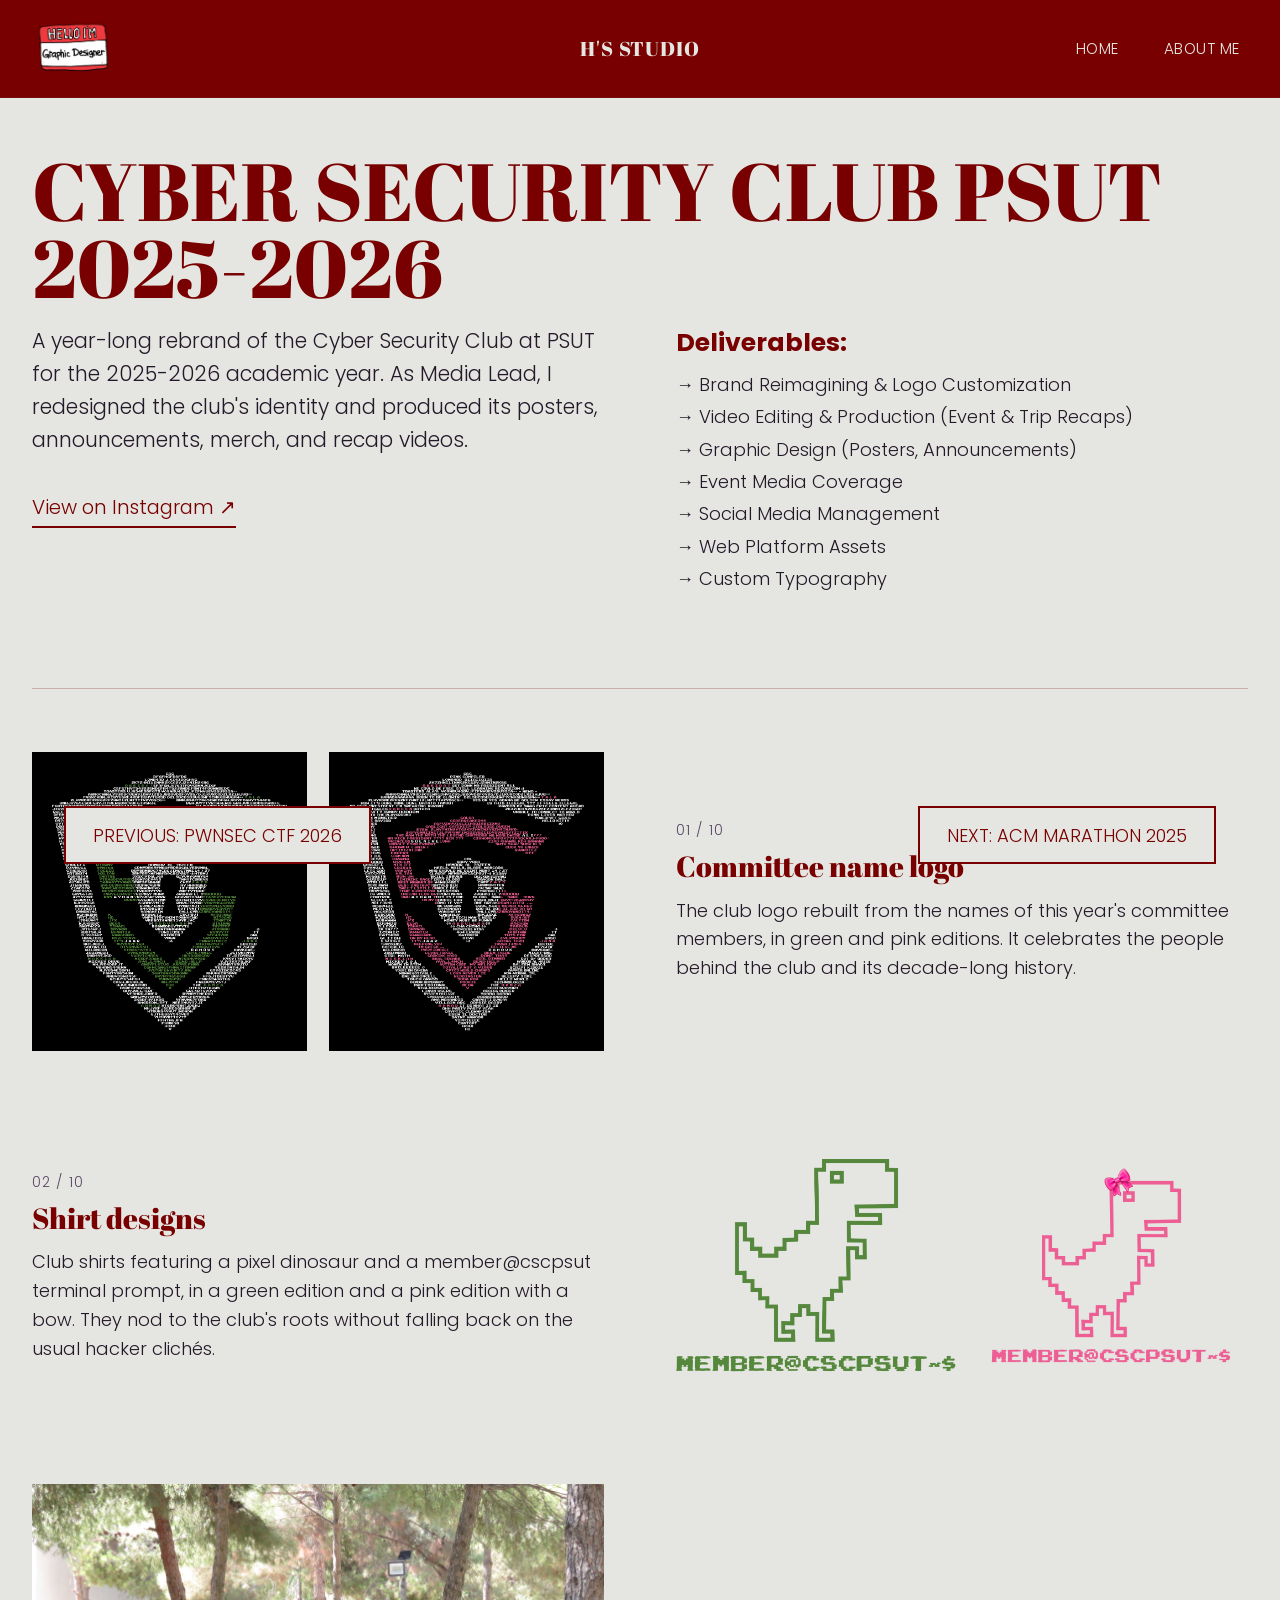
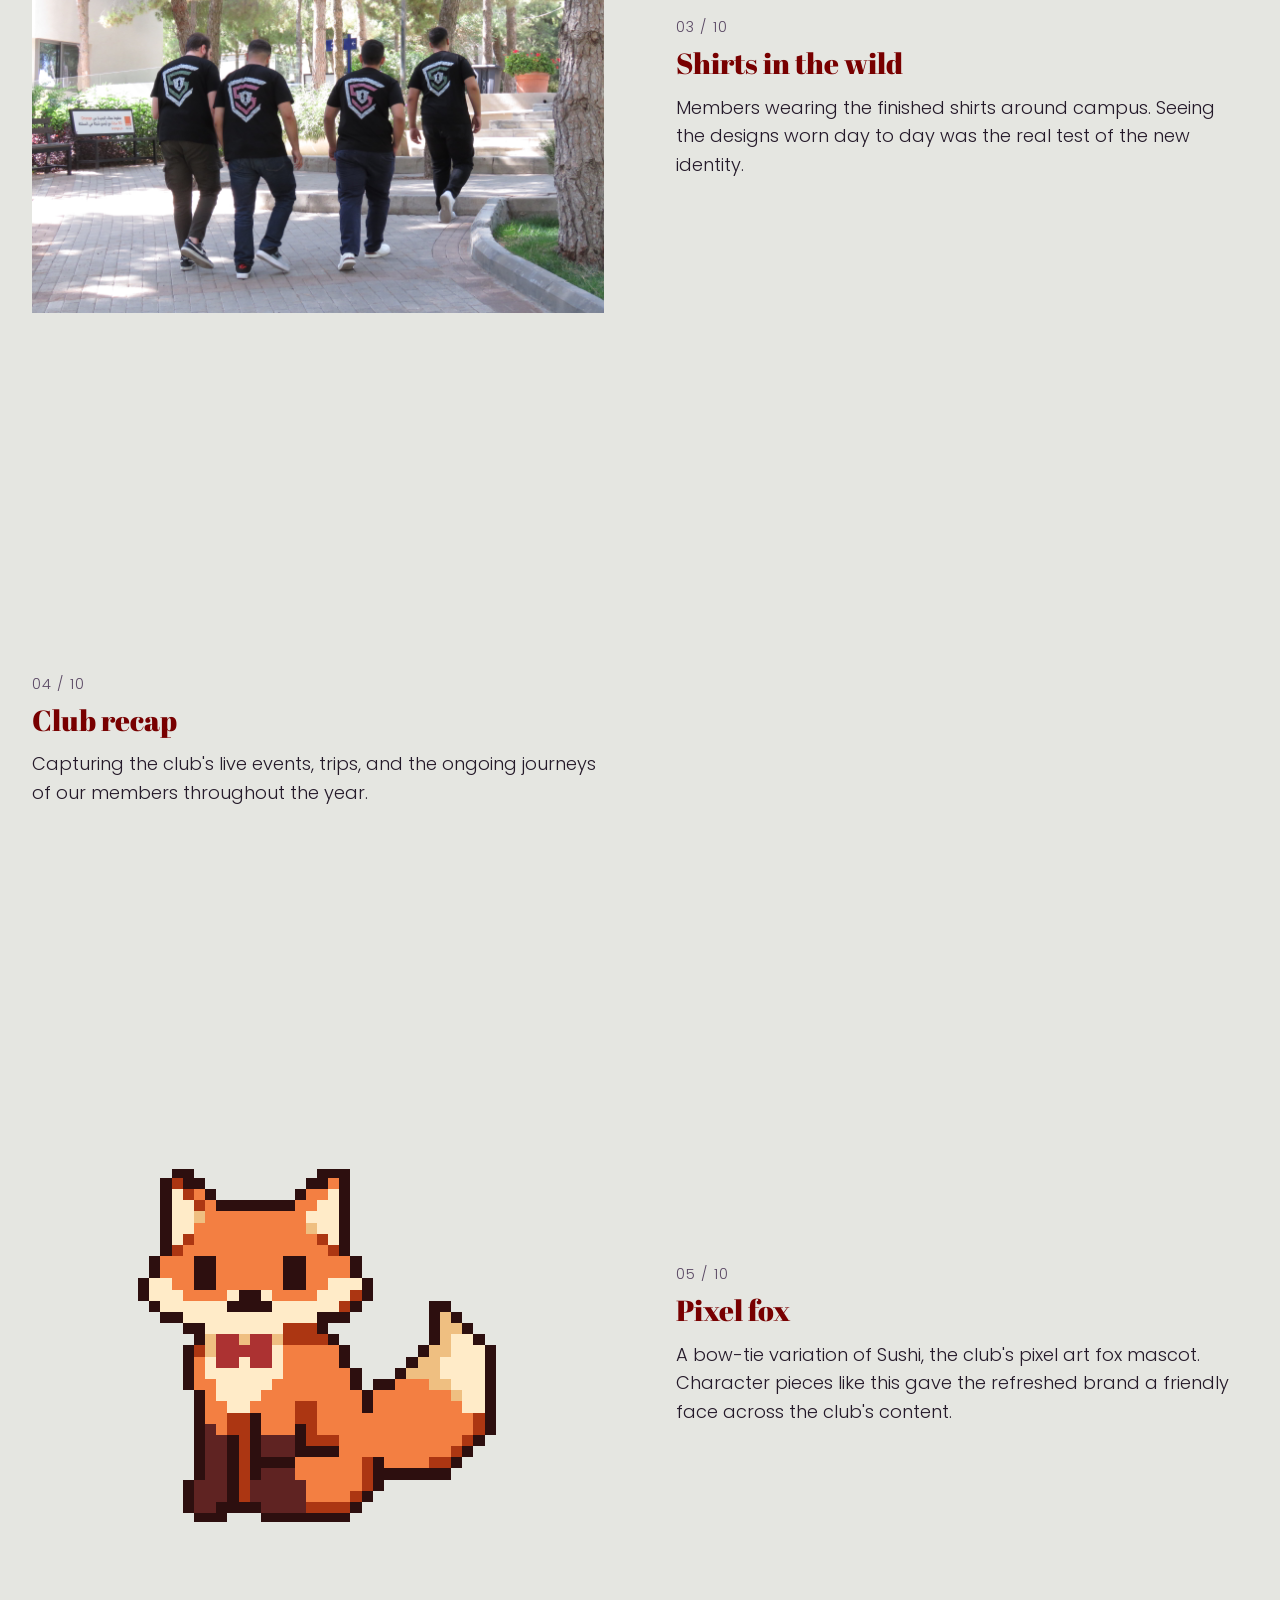
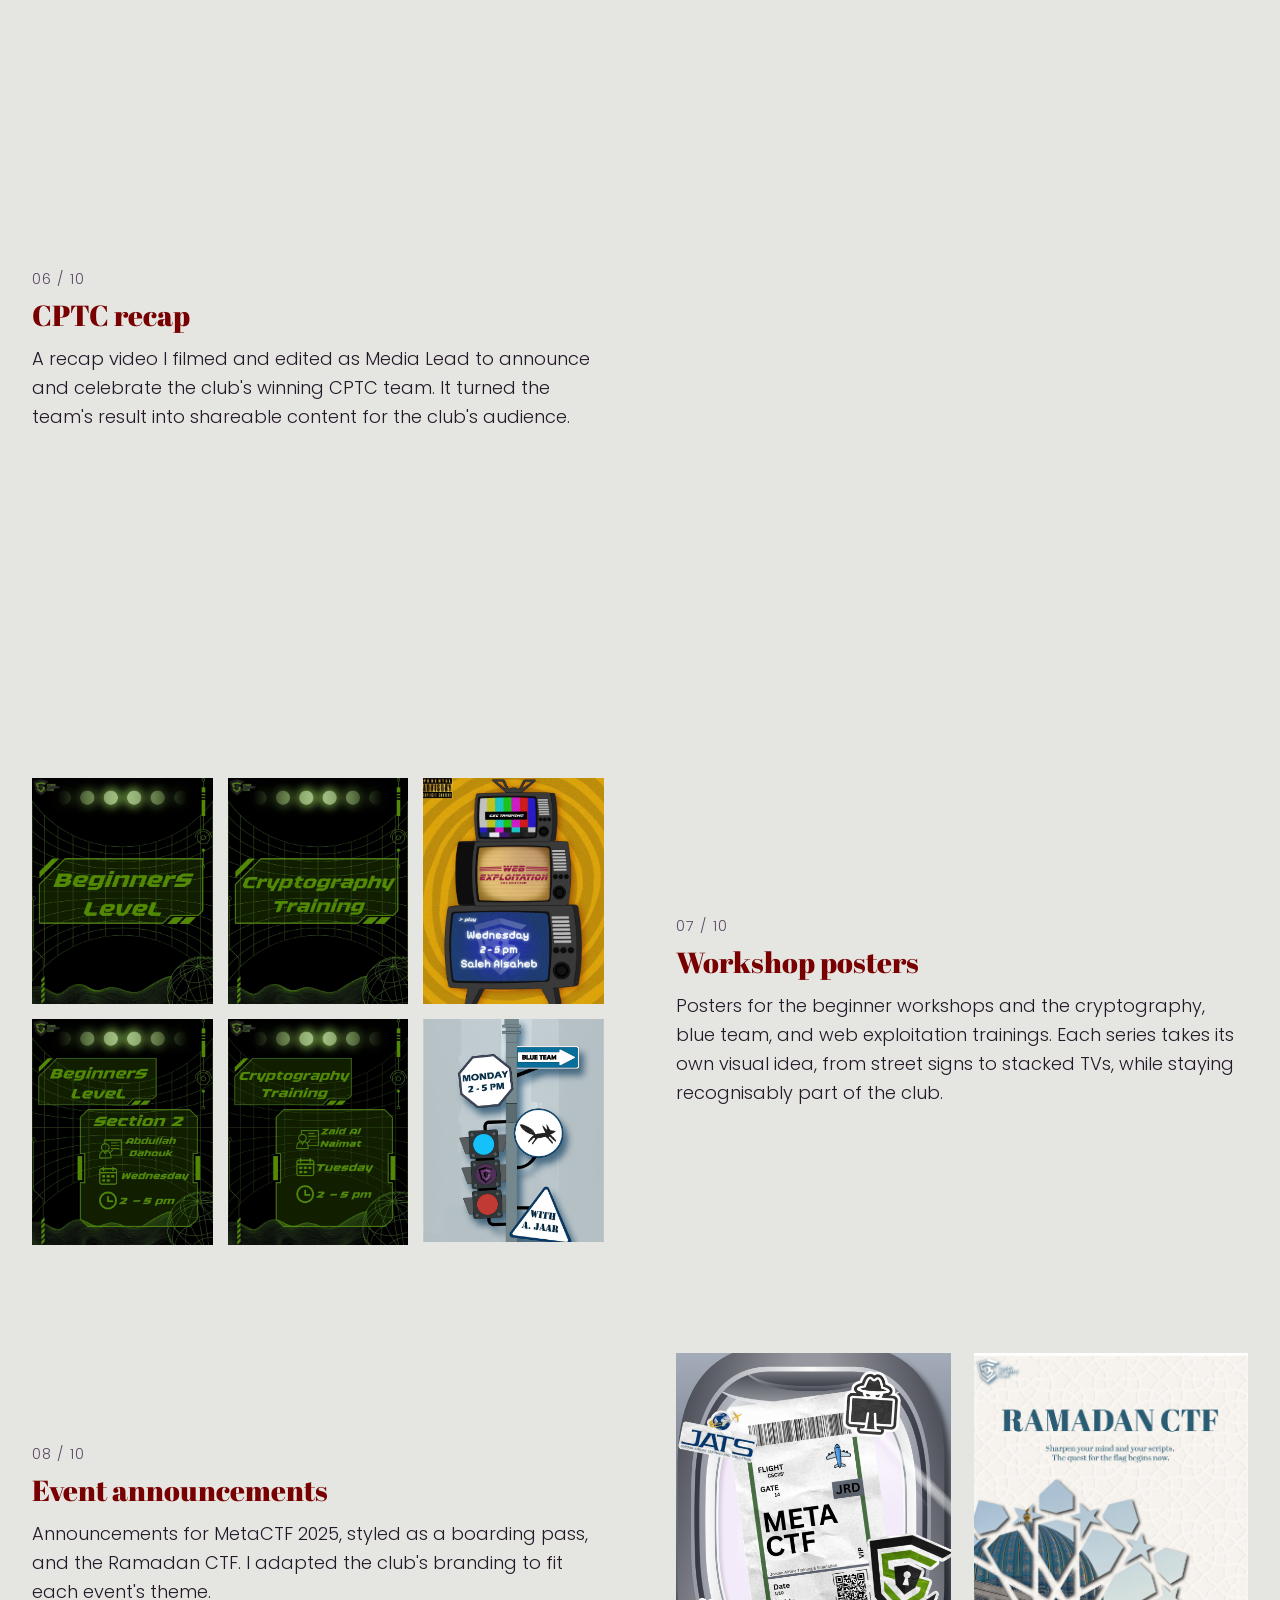
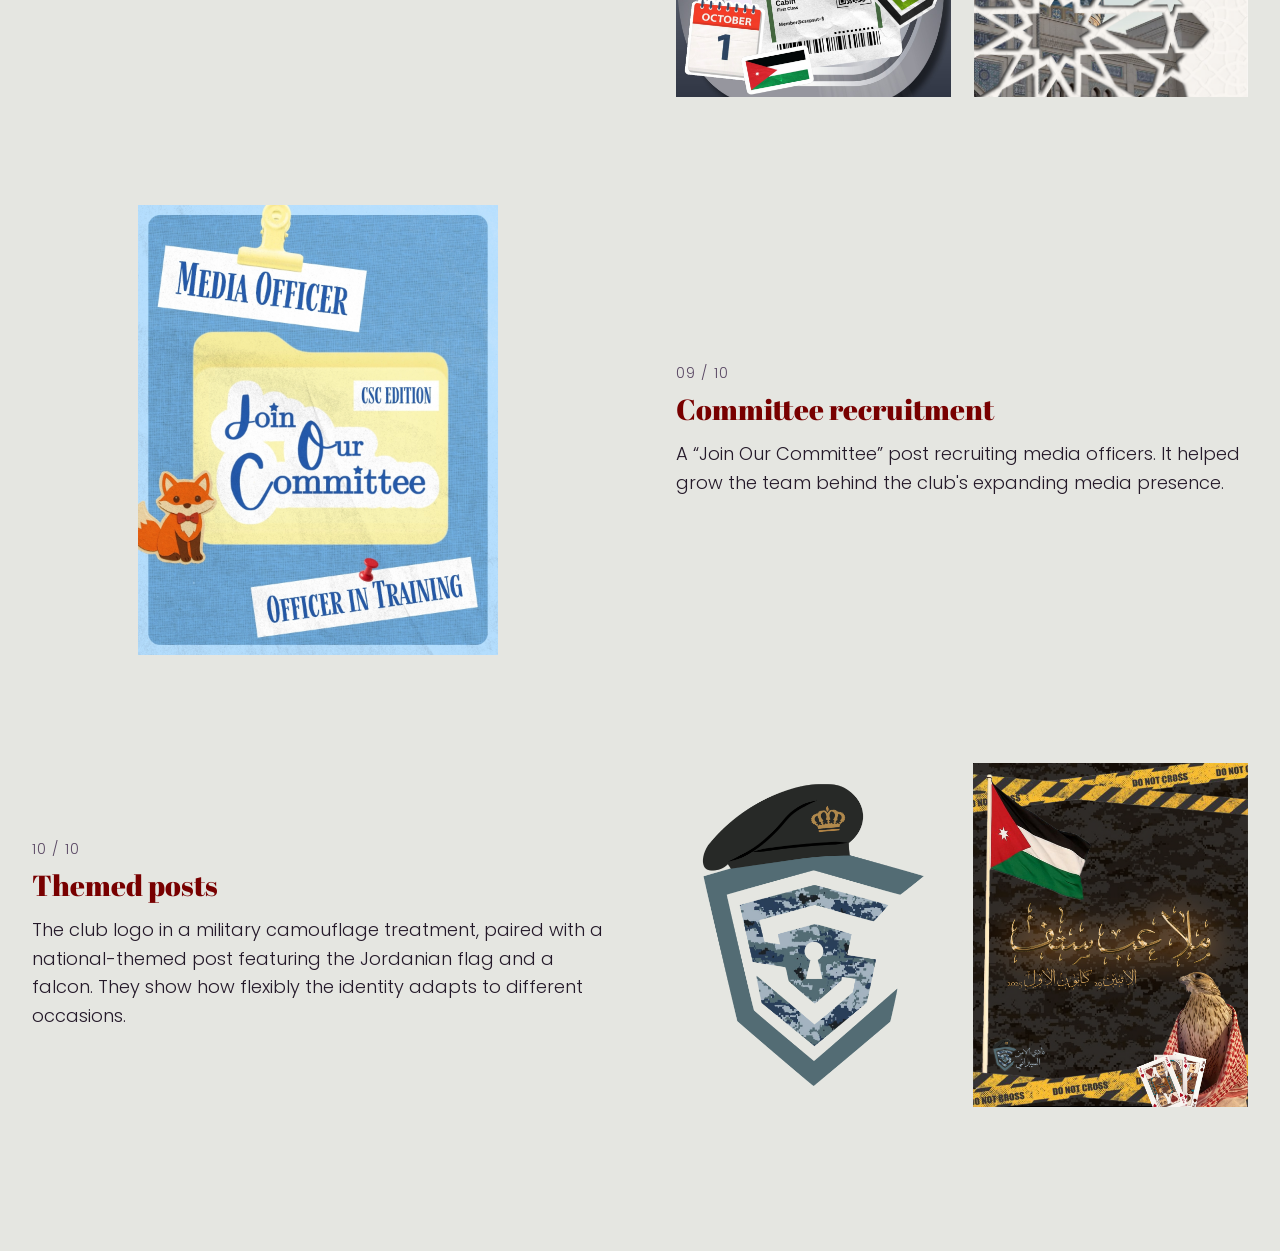
<file: projects/csc.html>
<!DOCTYPE html>
<html lang="en">
<head>
    <meta charset="UTF-8">
    <meta name="viewport" content="width=device-width, initial-scale=1.0">
    <title>Cyber security club PSUT 2025-2026</title>
    <link rel="preconnect" href="https://fonts.googleapis.com">
    <link rel="preconnect" href="https://fonts.gstatic.com" crossorigin>
    <link href="https://fonts.googleapis.com/css2?family=Abril+Fatface&family=Poppins:wght@300;700&display=swap" rel="stylesheet">
    <link rel="stylesheet" href="../static/style.css">
</head>
<body>
    <nav class="navbar">
        <a href="../index.html" class="nav-logo-link">
            <img src="../images/logo.png" class="nav-logo" alt="Logo">
        </a>
        <a href="../index.html" class="navbar-brand">H's Studio</a>
        <div class="navbar-links">
            <a href="../index.html">Home</a>
            <a href="../about.html">About me</a>
        </div>
    </nav>
    <main class="container project-page">
        <header class="project-header">
            <h1>Cyber security club PSUT 2025-2026</h1>
            <div class="project-summary">
                <div class="project-summary-intro">
                    <p class="project-intro">A year-long rebrand of the Cyber Security Club at PSUT for the 2025-2026 academic year. As Media Lead, I redesigned the club's identity and produced its posters, announcements, merch, and recap videos.</p>
                    <div class="project-body">
                        <a href="https://www.instagram.com/csc_psut/" target="_blank" rel="noopener noreferrer" class="project-external-link">
                            View on Instagram &#8599;&#xFE0E;
                        </a>
                    </div>
                </div>
                <div class="project-deliverables">
                    <strong>Deliverables:</strong>
                    <ul class="deliverables-list">
                        <li>&rarr; Brand Reimagining &amp; Logo Customization</li>
                        <li>&rarr; Video Editing &amp; Production (Event &amp; Trip Recaps)</li>
                        <li>&rarr; Graphic Design (Posters, Announcements)</li>
                        <li>&rarr; Event Media Coverage</li>
                        <li>&rarr; Social Media Management</li>
                        <li>&rarr; Web Platform Assets</li>
                        <li>&rarr; Custom Typography</li>
                    </ul>
                </div>
            </div>
        </header>
        <section class="zigzag" aria-label="Project sections">
            <!-- Each .zigzag-row is one section; rows alternate sides automatically.
                 - Badges: front and back go inside one .badge-pair; a series of badges
                   shares one .badge-set.
                 - Several designs of one asset: .design-strip (equal heights, set --ar to
                   width / height), .design-group (grid) or .design-stack (full width).
                 - Add "zigzag-row--portrait" for tall media; "cutout" on transparent PNGs. -->
            <article class="zigzag-row">
                <div class="zigzag-media">
                    <div class="design-strip">
                        <img src="../final%20pics/Cyber%20Security%20Club%20PSUT/green%20shirt%20logo.png" alt="Club logo built from committee members' names, in green" class="cutout on-black" style="--ar: 0.904;" loading="lazy">
                        <img src="../final%20pics/Cyber%20Security%20Club%20PSUT/pink%20shirt%20logo.png" alt="Club logo built from committee members' names, in pink" class="cutout on-black" style="--ar: 0.904;" loading="lazy">
                    </div>
                </div>
                <div class="zigzag-text">
                    <span class="zigzag-index">01 / 10</span>
                    <h2>Committee name logo</h2>
                    <p>The club logo rebuilt from the names of this year's committee members, in green and pink editions. It celebrates the people behind the club and its decade-long history.</p>
                </div>
            </article>
            <article class="zigzag-row">
                <div class="zigzag-media">
                    <div class="design-strip">
                        <img src="../final%20pics/Cyber%20Security%20Club%20PSUT/FRONT%20FINAL%20DESIGN.png" alt="Green pixel dinosaur with a member@cscpsut prompt" class="cutout" style="--ar: 1.296;" loading="lazy">
                        <img src="../final%20pics/Cyber%20Security%20Club%20PSUT/PINK%20AND%20BOW%202.png" alt="Pink pixel dinosaur with a bow and a member@cscpsut prompt" style="--ar: 1.241;" loading="lazy">
                    </div>
                </div>
                <div class="zigzag-text">
                    <span class="zigzag-index">02 / 10</span>
                    <h2>Shirt designs</h2>
                    <p>Club shirts featuring a pixel dinosaur and a member@cscpsut terminal prompt, in a green edition and a pink edition with a bow. They nod to the club's roots without falling back on the usual hacker clich&eacute;s.</p>
                </div>
            </article>
            <article class="zigzag-row">
                <div class="zigzag-media">
                    <img src="../final%20pics/Cyber%20Security%20Club%20PSUT/shirt%20in%20pic.JPG" alt="Club members walking on campus wearing the shirts" loading="lazy">
                </div>
                <div class="zigzag-text">
                    <span class="zigzag-index">03 / 10</span>
                    <h2>Shirts in the wild</h2>
                    <p>Members wearing the finished shirts around campus. Seeing the designs worn day to day was the real test of the new identity.</p>
                </div>
            </article>
            <article class="zigzag-row zigzag-row--portrait">
                <div class="zigzag-media">
                    <div class="video-embed" style="--ratio: 1.7778;"><iframe src="https://player.vimeo.com/video/1224428690?badge=0&amp;autopause=0&amp;player_id=0&amp;app_id=58479&amp;autoplay=1&amp;muted=1&amp;loop=1" allow="autoplay; fullscreen; picture-in-picture; clipboard-write; encrypted-media; web-share" referrerpolicy="strict-origin-when-cross-origin" title="CSC Recap"></iframe></div>
                </div>
                <div class="zigzag-text">
                    <span class="zigzag-index">04 / 10</span>
                    <h2>Club recap</h2>
                    <p>Capturing the club's live events, trips, and the ongoing journeys of our members throughout the year.</p>
                </div>
            </article>
            <article class="zigzag-row zigzag-row--portrait">
                <div class="zigzag-media">
                    <img src="../final%20pics/Cyber%20Security%20Club%20PSUT/fox%20with%20bow%20.png" alt="Pixel art fox wearing a bow tie" class="cutout pixel" loading="lazy">
                </div>
                <div class="zigzag-text">
                    <span class="zigzag-index">05 / 10</span>
                    <h2>Pixel fox</h2>
                    <p>A bow-tie variation of Sushi, the club's pixel art fox mascot. Character pieces like this gave the refreshed brand a friendly face across the club's content.</p>
                </div>
            </article>
            <article class="zigzag-row zigzag-row--portrait">
                <div class="zigzag-media">
                    <div class="video-embed" style="--ratio: 1.7778;"><iframe src="https://player.vimeo.com/video/1224428684?badge=0&amp;autopause=0&amp;player_id=0&amp;app_id=58479&amp;autoplay=1&amp;muted=1&amp;loop=1" allow="autoplay; fullscreen; picture-in-picture; clipboard-write; encrypted-media; web-share" referrerpolicy="strict-origin-when-cross-origin" title="CPTC Recap"></iframe></div>
                </div>
                <div class="zigzag-text">
                    <span class="zigzag-index">06 / 10</span>
                    <h2>CPTC recap</h2>
                    <p>A recap video I filmed and edited as Media Lead to announce and celebrate the club's winning CPTC team. It turned the team's result into shareable content for the club's audience.</p>
                </div>
            </article>
            <article class="zigzag-row">
                <div class="zigzag-media">
                    <div class="design-group design-group--workshops">
                        <img src="../final%20pics/Cyber%20Security%20Club%20PSUT/beginners%201.jpeg" alt="Beginners Level workshop poster" loading="lazy">
                        <img src="../final%20pics/Cyber%20Security%20Club%20PSUT/crypto%201.jpeg" alt="Cryptography Training poster" loading="lazy">
                        <img src="../final%20pics/Cyber%20Security%20Club%20PSUT/web%20expolitation%20training.jpeg" alt="Web Exploitation training poster styled as stacked TVs" loading="lazy">
                        <img src="../final%20pics/Cyber%20Security%20Club%20PSUT/beginners%202.jpeg" alt="Beginners Level section 2 schedule poster" loading="lazy">
                        <img src="../final%20pics/Cyber%20Security%20Club%20PSUT/crypto%202.jpeg" alt="Cryptography Training schedule poster" loading="lazy">
                        <img src="../final%20pics/Cyber%20Security%20Club%20PSUT/blue%20team%20training.jpeg" alt="Blue team training poster styled as street signs" loading="lazy">
                    </div>
                </div>
                <div class="zigzag-text">
                    <span class="zigzag-index">07 / 10</span>
                    <h2>Workshop posters</h2>
                    <p>Posters for the beginner workshops and the cryptography, blue team, and web exploitation trainings. Each series takes its own visual idea, from street signs to stacked TVs, while staying recognisably part of the club.</p>
                </div>
            </article>
            <article class="zigzag-row">
                <div class="zigzag-media">
                    <div class="design-strip">
                        <img src="../final%20pics/Cyber%20Security%20Club%20PSUT/Meta%20CTf%202025.jpeg" alt="MetaCTF 2025 announcement styled as a boarding pass" style="--ar: 0.800;" loading="lazy">
                        <img src="../final%20pics/Cyber%20Security%20Club%20PSUT/Ramadan%20CTF.png" alt="Ramadan CTF announcement" style="--ar: 0.796;" loading="lazy">
                    </div>
                </div>
                <div class="zigzag-text">
                    <span class="zigzag-index">08 / 10</span>
                    <h2>Event announcements</h2>
                    <p>Announcements for MetaCTF 2025, styled as a boarding pass, and the Ramadan CTF. I adapted the club's branding to fit each event's theme.</p>
                </div>
            </article>
            <article class="zigzag-row">
                <div class="zigzag-media">
                    <img src="../final%20pics/Cyber%20Security%20Club%20PSUT/Comittee%20applicaication%20post.jpg" alt="Join Our Committee recruitment post for media officers" loading="lazy" class="img-compact">
                </div>
                <div class="zigzag-text">
                    <span class="zigzag-index">09 / 10</span>
                    <h2>Committee recruitment</h2>
                    <p>A &ldquo;Join Our Committee&rdquo; post recruiting media officers. It helped grow the team behind the club's expanding media presence.</p>
                </div>
            </article>
            <article class="zigzag-row">
                <div class="zigzag-media">
                    <div class="design-strip">
                        <img src="../final%20pics/Cyber%20Security%20Club%20PSUT/logo%20PG.png" alt="Club logo in a military-style camouflage treatment" style="--ar: 0.800;" loading="lazy">
                        <img src="../final%20pics/Cyber%20Security%20Club%20PSUT/pg.png" alt="Themed post with the Jordanian flag and a falcon" style="--ar: 0.800;" loading="lazy">
                    </div>
                </div>
                <div class="zigzag-text">
                    <span class="zigzag-index">10 / 10</span>
                    <h2>Themed posts</h2>
                    <p>The club logo in a military camouflage treatment, paired with a national-themed post featuring the Jordanian flag and a falcon. They show how flexibly the identity adapts to different occasions.</p>
                </div>
            </article>
        </section>
    </main>
    <footer class="project-nav">
        <a href="pwnsec.html" class="pill-button">Previous: PWNSEC CTF 2026</a>
        <a href="acm.html" class="pill-button">Next: ACM Marathon 2025</a>
    </footer>

    <div class="lightbox" id="lightbox" role="dialog" aria-modal="true" aria-label="Expanded image" hidden>
        <button type="button" class="lightbox-close" aria-label="Close">&times;</button>
        <img class="lightbox-image" alt="">
    </div>

    <script src="https://player.vimeo.com/api/player.js"></script>
    <script src="../static/lightbox.js"></script>
</body>
</html>
</file>
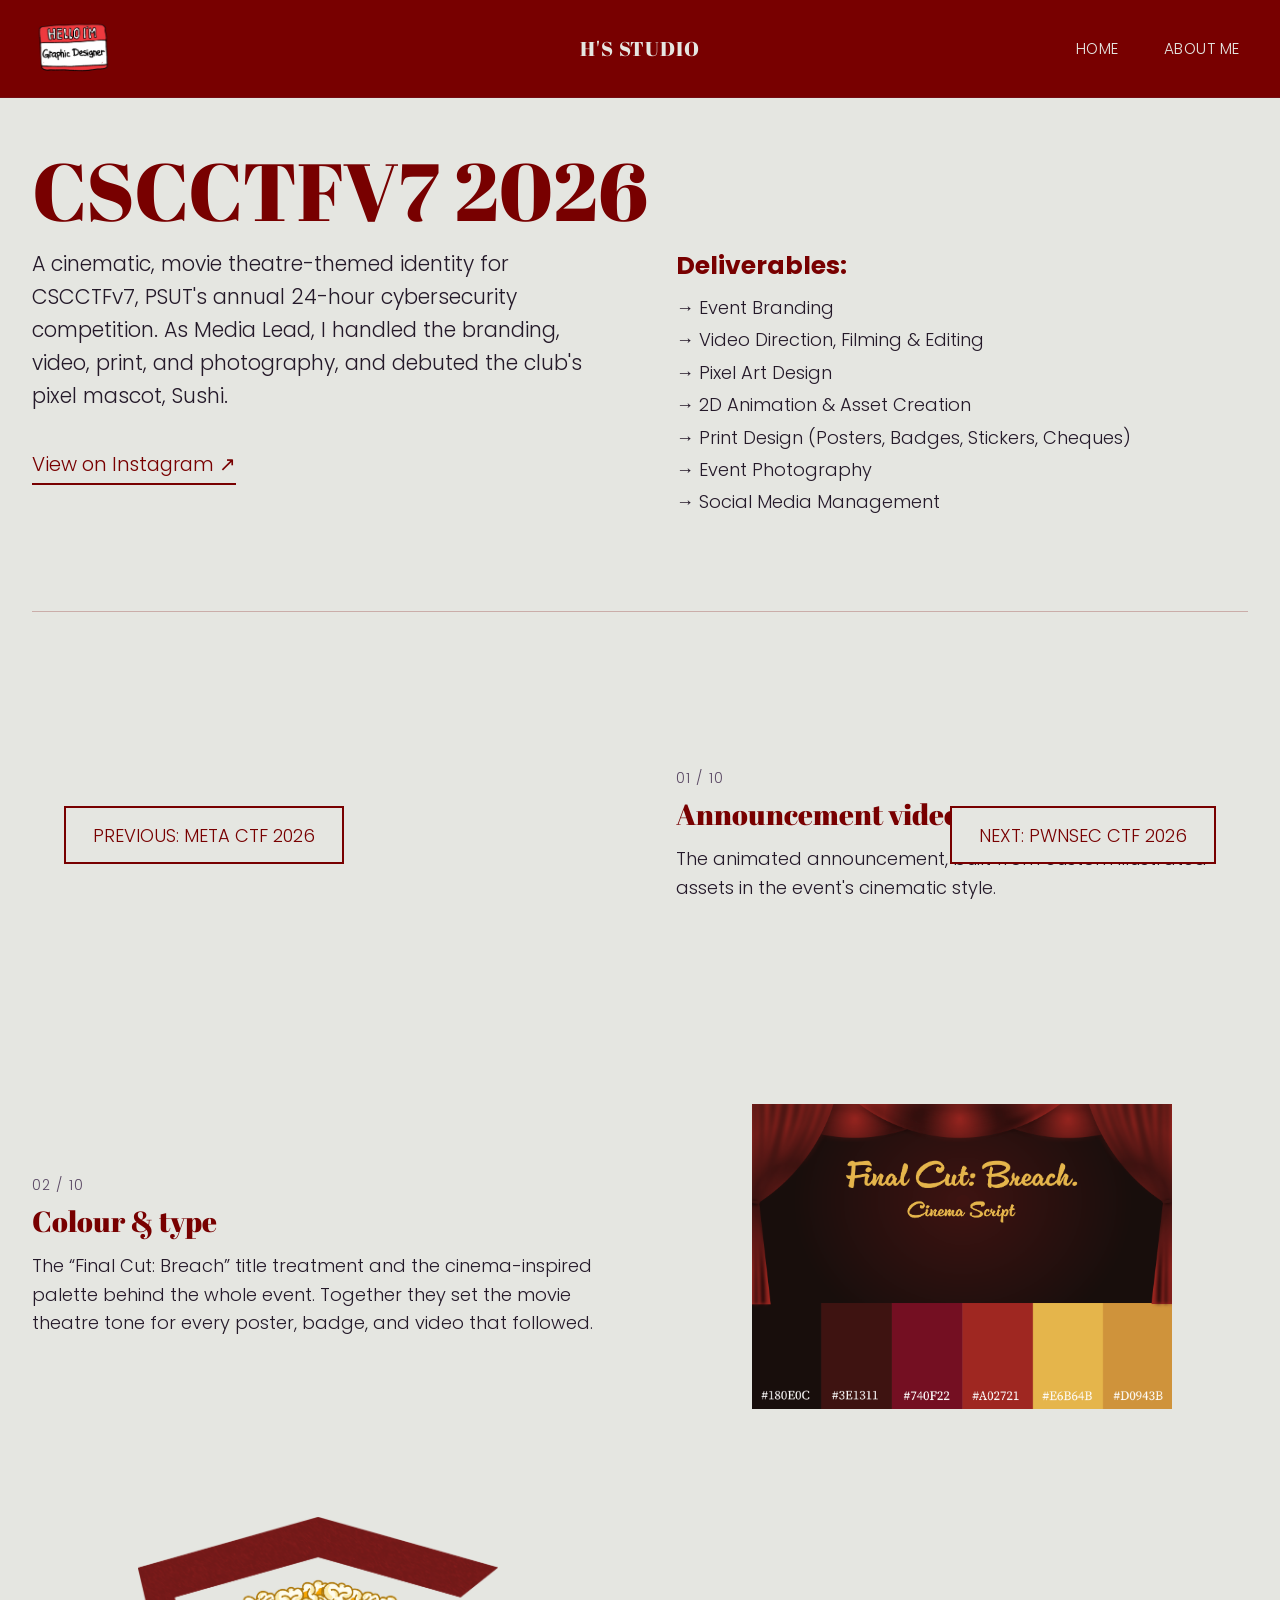
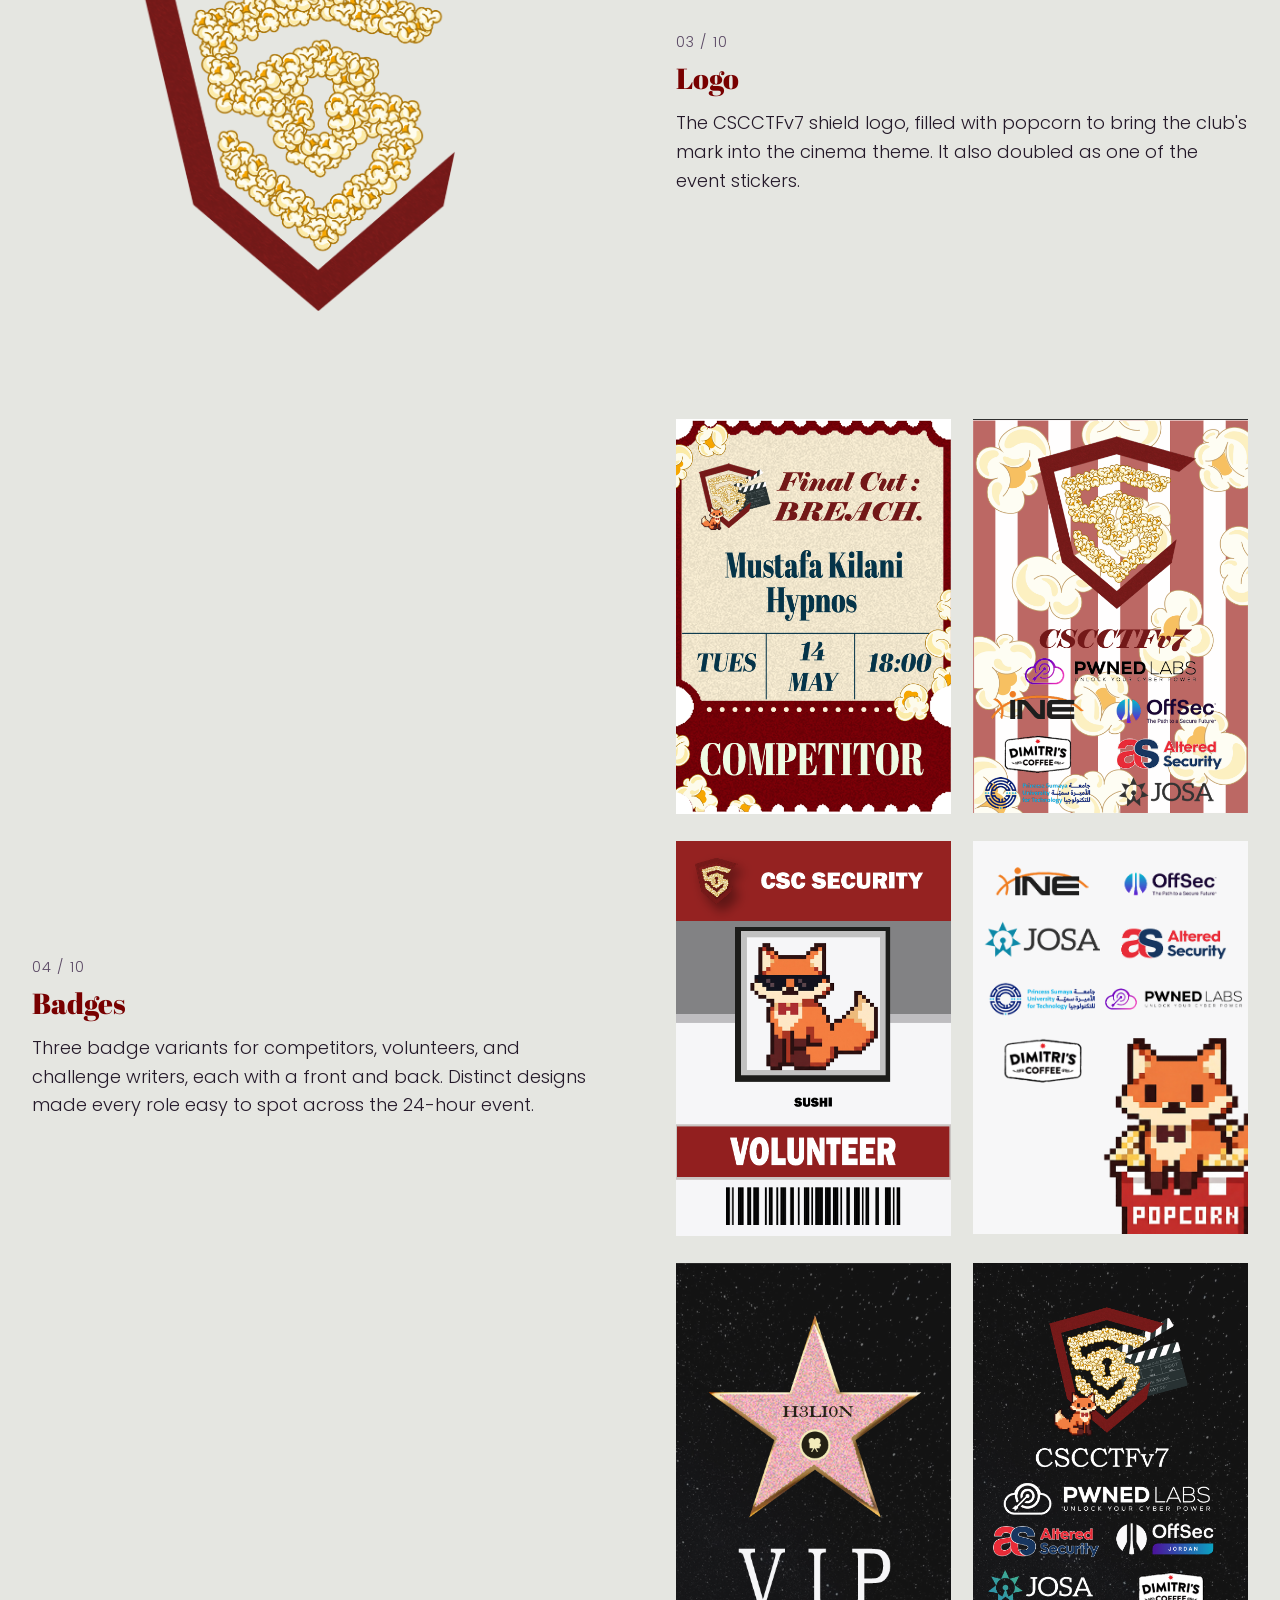
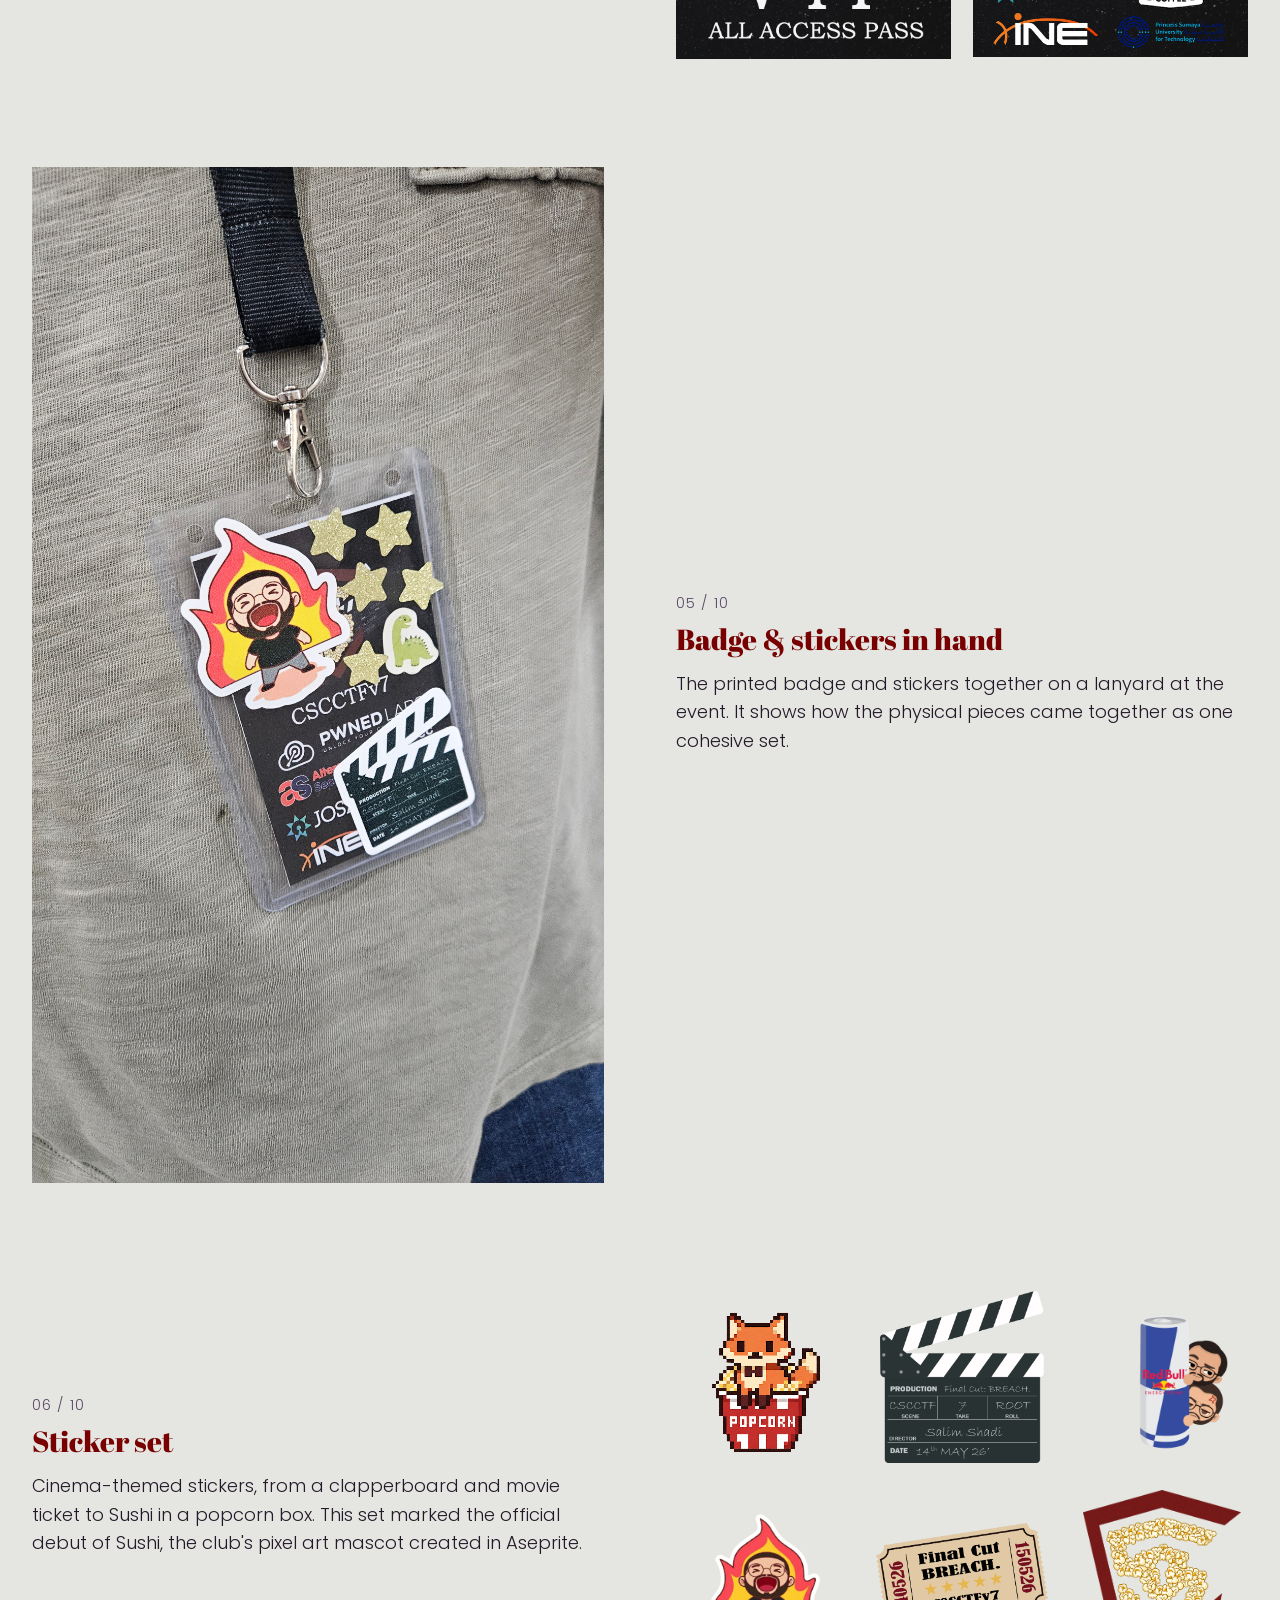
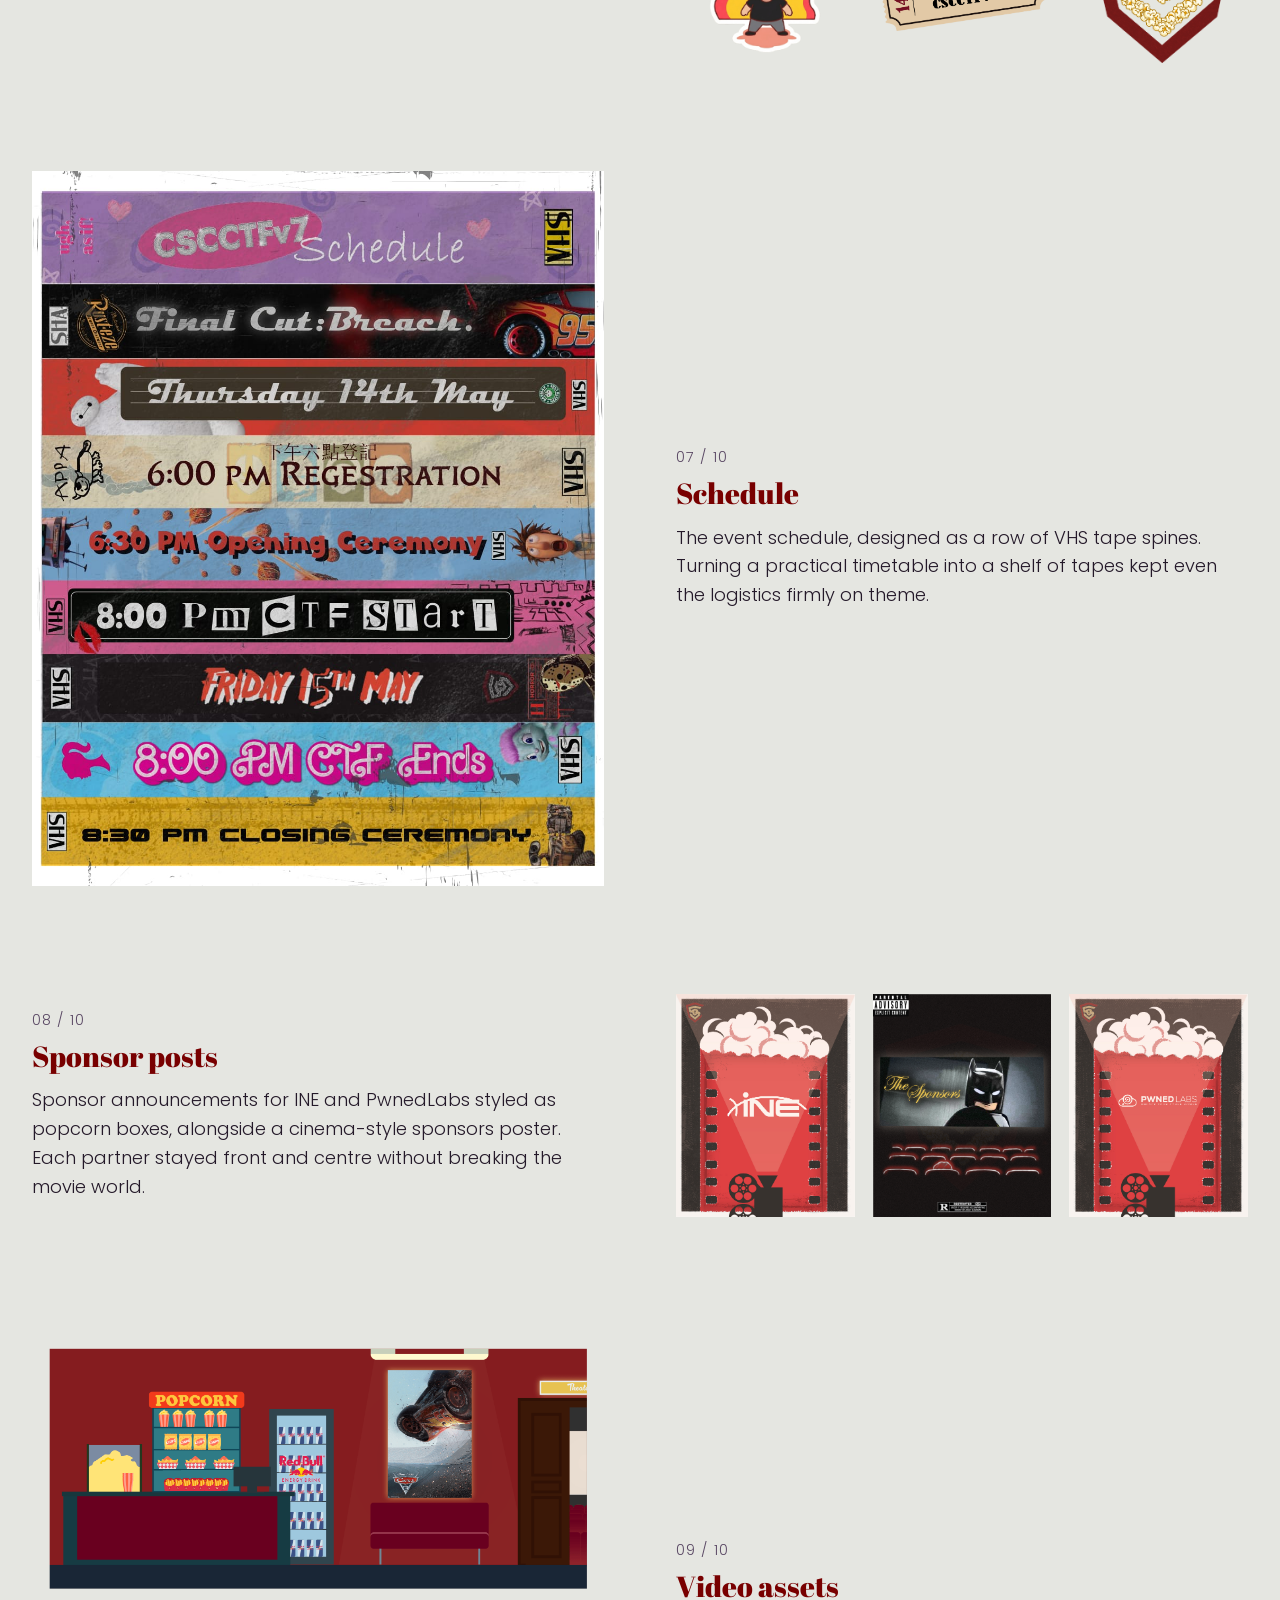
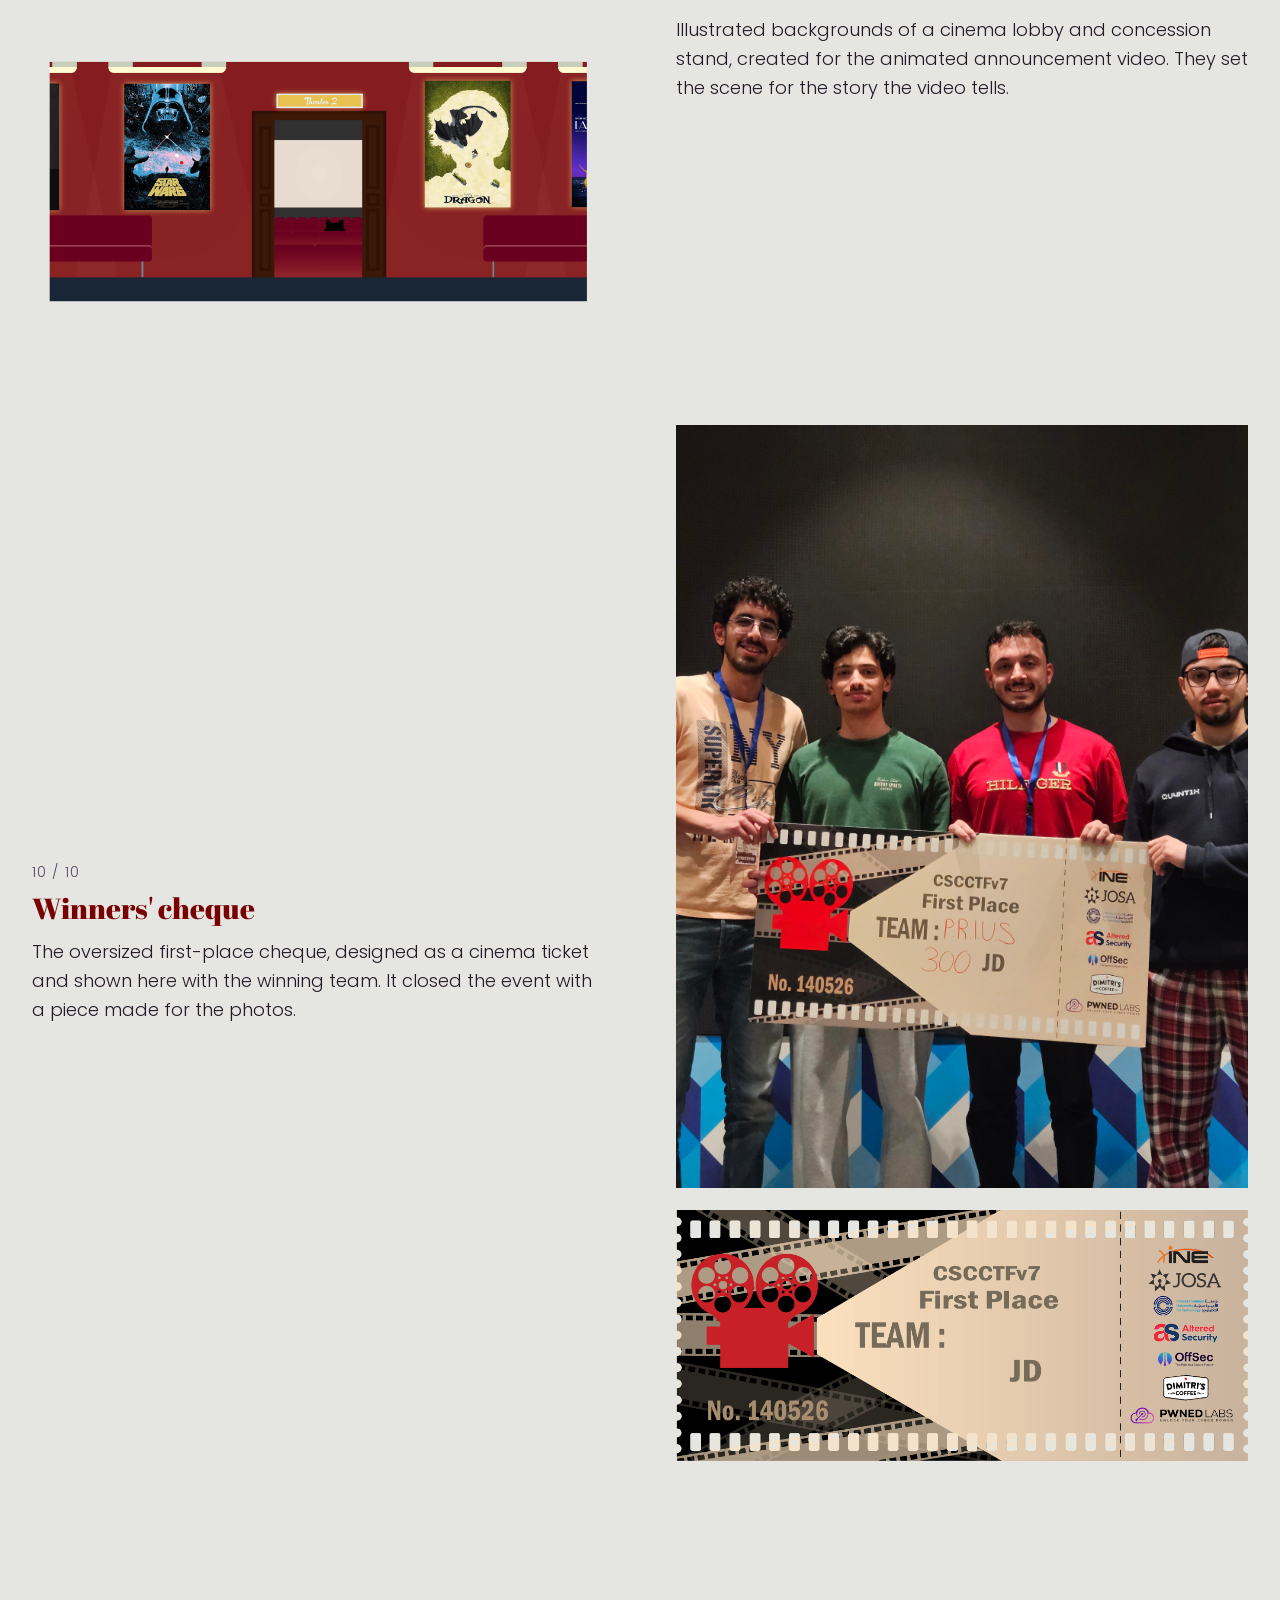
<file: projects/cscctfv7.html>
<!DOCTYPE html>
<html lang="en">
<head>
    <meta charset="UTF-8">
    <meta name="viewport" content="width=device-width, initial-scale=1.0">
    <title>CSCCTFv7 2026</title>
    <link rel="preconnect" href="https://fonts.googleapis.com">
    <link rel="preconnect" href="https://fonts.gstatic.com" crossorigin>
    <link href="https://fonts.googleapis.com/css2?family=Abril+Fatface&family=Poppins:wght@300;700&display=swap" rel="stylesheet">
    <link rel="stylesheet" href="../static/style.css">
</head>
<body>
    <nav class="navbar">
        <a href="../index.html" class="nav-logo-link">
            <img src="../images/logo.png" class="nav-logo" alt="Logo">
        </a>
        <a href="../index.html" class="navbar-brand">H's Studio</a>
        <div class="navbar-links">
            <a href="../index.html">Home</a>
            <a href="../about.html">About me</a>
        </div>
    </nav>
    <main class="container project-page">
        <header class="project-header">
            <h1>CSCCTFv7 2026</h1>
            <div class="project-summary">
                <div class="project-summary-intro">
                    <p class="project-intro">A cinematic, movie theatre-themed identity for CSCCTFv7, PSUT's annual 24-hour cybersecurity competition. As Media Lead, I handled the branding, video, print, and photography, and debuted the club's pixel mascot, Sushi.</p>
                    <div class="project-body">
                        <a href="https://www.instagram.com/csc_psut/" target="_blank" rel="noopener noreferrer" class="project-external-link">
                            View on Instagram &#8599;&#xFE0E;
                        </a>
                    </div>
                </div>
                <div class="project-deliverables">
                    <strong>Deliverables:</strong>
                    <ul class="deliverables-list">
                        <li>&rarr; Event Branding</li>
                        <li>&rarr; Video Direction, Filming &amp; Editing</li>
                        <li>&rarr; Pixel Art Design</li>
                        <li>&rarr; 2D Animation &amp; Asset Creation</li>
                        <li>&rarr; Print Design (Posters, Badges, Stickers, Cheques)</li>
                        <li>&rarr; Event Photography</li>
                        <li>&rarr; Social Media Management</li>
                    </ul>
                </div>
            </div>
        </header>
        <section class="zigzag" aria-label="Project sections">
            <!-- Each .zigzag-row is one section; rows alternate sides automatically.
                 - Badges: front and back go inside one .badge-pair; a series of badges
                   shares one .badge-set.
                 - Several designs of one asset: .design-strip (equal heights, set --ar to
                   width / height), .design-group (grid) or .design-stack (full width).
                 - Add "zigzag-row--portrait" for tall media; "cutout" on transparent PNGs. -->
            <article class="zigzag-row">
                <div class="zigzag-media">
                    <div class="video-embed" style="--ratio: 0.5625;"><iframe src="https://player.vimeo.com/video/1224428822?badge=0&amp;autopause=0&amp;player_id=0&amp;app_id=58479&amp;autoplay=1&amp;muted=1&amp;loop=1" allow="autoplay; fullscreen; picture-in-picture; clipboard-write; encrypted-media; web-share" referrerpolicy="strict-origin-when-cross-origin" title="CSCCTFv7 announcment video"></iframe></div>
                </div>
                <div class="zigzag-text">
                    <span class="zigzag-index">01 / 10</span>
                    <h2>Announcement video</h2>
                    <p>The animated announcement, built from custom illustrated assets in the event's cinematic style.</p>
                </div>
            </article>
            <article class="zigzag-row zigzag-row--palette zigzag-row--palette-lg">
                <div class="zigzag-media">
                    <img src="../final%20pics/CSCCTFv7/colors%20and%20font.png" alt="Final Cut: Breach title and cinema colour palette" loading="lazy">
                </div>
                <div class="zigzag-text">
                    <span class="zigzag-index">02 / 10</span>
                    <h2>Colour &amp; type</h2>
                    <p>The &ldquo;Final Cut: Breach&rdquo; title treatment and the cinema-inspired palette behind the whole event. Together they set the movie theatre tone for every poster, badge, and video that followed.</p>
                </div>
            </article>
            <article class="zigzag-row zigzag-row--portrait">
                <div class="zigzag-media">
                    <img src="../final%20pics/CSCCTFv7/logo%20%2B%20sticker%206.png" alt="CSCCTFv7 shield logo filled with popcorn" class="cutout" loading="lazy">
                </div>
                <div class="zigzag-text">
                    <span class="zigzag-index">03 / 10</span>
                    <h2>Logo</h2>
                    <p>The CSCCTFv7 shield logo, filled with popcorn to bring the club's mark into the cinema theme. It also doubled as one of the event stickers.</p>
                </div>
            </article>
            <article class="zigzag-row">
                <div class="zigzag-media">
                    <div class="badge-set">
                        <div class="badge-pair">
                            <img src="../final%20pics/CSCCTFv7/competitors%20front.png" alt="Competitor badge, front" class="cutout" loading="lazy">
                            <img src="../final%20pics/CSCCTFv7/competitors%20back.png" alt="Competitor badge, back" class="cutout" loading="lazy">
                        </div>
                        <div class="badge-pair">
                            <img src="../final%20pics/CSCCTFv7/volunteer%20front.png" alt="Volunteer badge, front" class="cutout" loading="lazy">
                            <img src="../final%20pics/CSCCTFv7/volunteer%20back.png" alt="Volunteer badge, back" class="cutout" loading="lazy">
                        </div>
                        <div class="badge-pair">
                            <img src="../final%20pics/CSCCTFv7/writers%20front.png" alt="Writers VIP badge, front" class="cutout" loading="lazy">
                            <img src="../final%20pics/CSCCTFv7/writers%20back.png" alt="Writers VIP badge, back" class="cutout" loading="lazy">
                        </div>
                    </div>
                </div>
                <div class="zigzag-text">
                    <span class="zigzag-index">04 / 10</span>
                    <h2>Badges</h2>
                    <p>Three badge variants for competitors, volunteers, and challenge writers, each with a front and back. Distinct designs made every role easy to spot across the 24-hour event.</p>
                </div>
            </article>
            <article class="zigzag-row">
                <div class="zigzag-media">
                    <img src="../final%20pics/CSCCTFv7/badge%20and%20sticker%20sin%20pic.jpg" alt="Event badge with stickers on a lanyard" loading="lazy">
                </div>
                <div class="zigzag-text">
                    <span class="zigzag-index">05 / 10</span>
                    <h2>Badge &amp; stickers in hand</h2>
                    <p>The printed badge and stickers together on a lanyard at the event. It shows how the physical pieces came together as one cohesive set.</p>
                </div>
            </article>
            <article class="zigzag-row">
                <div class="zigzag-media">
                    <div class="design-group design-group--stickers">
                        <img src="../final%20pics/CSCCTFv7/sushiv1.png" alt="Sushi the pixel fox in a popcorn box" class="cutout pixel" loading="lazy">
                        <img src="../final%20pics/CSCCTFv7/clapperboard.png" alt="Final Cut: Breach clapperboard sticker" class="cutout" loading="lazy">
                        <img src="../final%20pics/CSCCTFv7/can%20sticker.png" alt="Two characters peeking out from behind an energy drink can" class="cutout" loading="lazy">
                        <img src="../final%20pics/CSCCTFv7/ayham%20sticker.png" alt="Cheering character in front of flames" class="cutout" loading="lazy">
                        <img src="../final%20pics/CSCCTFv7/ticket.png" alt="Final Cut: Breach cinema ticket sticker" class="cutout" loading="lazy">
                        <img src="../final%20pics/CSCCTFv7/logo%20%2B%20sticker%206.png" alt="CSCCTFv7 popcorn shield logo sticker" class="cutout" loading="lazy">
                    </div>
                </div>
                <div class="zigzag-text">
                    <span class="zigzag-index">06 / 10</span>
                    <h2>Sticker set</h2>
                    <p>Cinema-themed stickers, from a clapperboard and movie ticket to Sushi in a popcorn box. This set marked the official debut of Sushi, the club's pixel art mascot created in Aseprite.</p>
                </div>
            </article>
            <article class="zigzag-row">
                <div class="zigzag-media">
                    <img src="../final%20pics/CSCCTFv7/Schedule.jpeg" alt="Event schedule styled as VHS tape spines" loading="lazy">
                </div>
                <div class="zigzag-text">
                    <span class="zigzag-index">07 / 10</span>
                    <h2>Schedule</h2>
                    <p>The event schedule, designed as a row of VHS tape spines. Turning a practical timetable into a shelf of tapes kept even the logistics firmly on theme.</p>
                </div>
            </article>
            <article class="zigzag-row">
                <div class="zigzag-media">
                    <div class="design-row">
                        <img src="../final%20pics/CSCCTFv7/sponsor%20%201.jpg" alt="INE sponsor post styled as a popcorn box" loading="lazy">
                        <img src="../final%20pics/CSCCTFv7/sponsor.png" alt="The Sponsors cinema poster" loading="lazy">
                        <img src="../final%20pics/CSCCTFv7/sponsor%202.jpg" alt="PwnedLabs sponsor post styled as a popcorn box" loading="lazy">
                    </div>
                </div>
                <div class="zigzag-text">
                    <span class="zigzag-index">08 / 10</span>
                    <h2>Sponsor posts</h2>
                    <p>Sponsor announcements for INE and PwnedLabs styled as popcorn boxes, alongside a cinema-style sponsors poster. Each partner stayed front and centre without breaking the movie world.</p>
                </div>
            </article>
            <article class="zigzag-row">
                <div class="zigzag-media">
                    <div class="design-stack">
                        <img src="../final%20pics/CSCCTFv7/video%20assest.png" alt="Cinema lobby background for the announcement video" loading="lazy">
                        <img src="../final%20pics/CSCCTFv7/video%20assest%202.png" alt="Cinema concession stand background for the announcement video" loading="lazy">
                    </div>
                </div>
                <div class="zigzag-text">
                    <span class="zigzag-index">09 / 10</span>
                    <h2>Video assets</h2>
                    <p>Illustrated backgrounds of a cinema lobby and concession stand, created for the animated announcement video. They set the scene for the story the video tells.</p>
                </div>
            </article>
            <article class="zigzag-row">
                <div class="zigzag-media">
                    <div class="design-stack">
                        <img src="../final%20pics/CSCCTFv7/check%20in%20pic.jpg" alt="Winning team holding the ticket cheque" loading="lazy">
                        <img src="../final%20pics/CSCCTFv7/check.png" alt="Ticket-style first place winners' cheque" class="cutout" loading="lazy">
                    </div>
                </div>
                <div class="zigzag-text">
                    <span class="zigzag-index">10 / 10</span>
                    <h2>Winners' cheque</h2>
                    <p>The oversized first-place cheque, designed as a cinema ticket and shown here with the winning team. It closed the event with a piece made for the photos.</p>
                </div>
            </article>
        </section>
    </main>
    <footer class="project-nav">
        <a href="meta-ctf.html" class="pill-button">Previous: META CTF 2026</a>
        <a href="pwnsec.html" class="pill-button">Next: PWNSEC CTF 2026</a>
    </footer>

    <div class="lightbox" id="lightbox" role="dialog" aria-modal="true" aria-label="Expanded image" hidden>
        <button type="button" class="lightbox-close" aria-label="Close">&times;</button>
        <img class="lightbox-image" alt="">
    </div>

    <script src="https://player.vimeo.com/api/player.js"></script>
    <script src="../static/lightbox.js"></script>
</body>
</html>
</file>
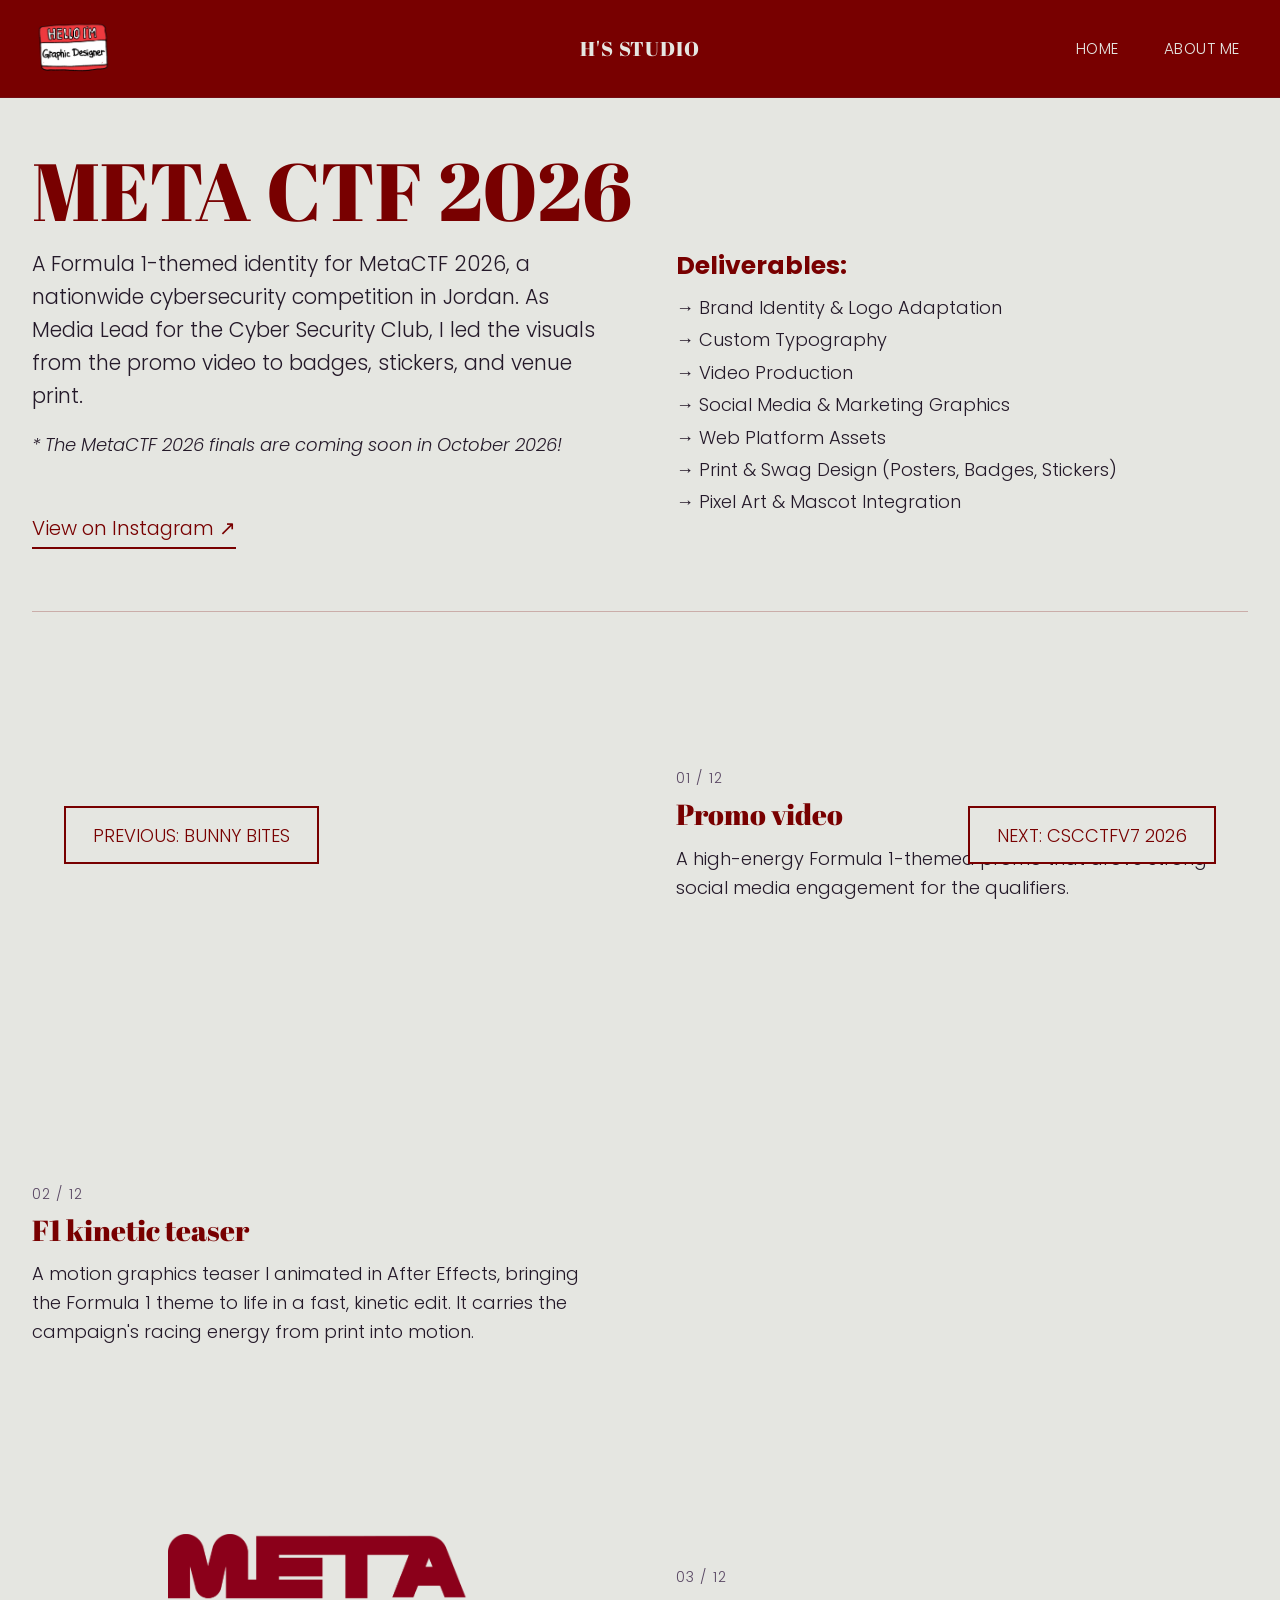
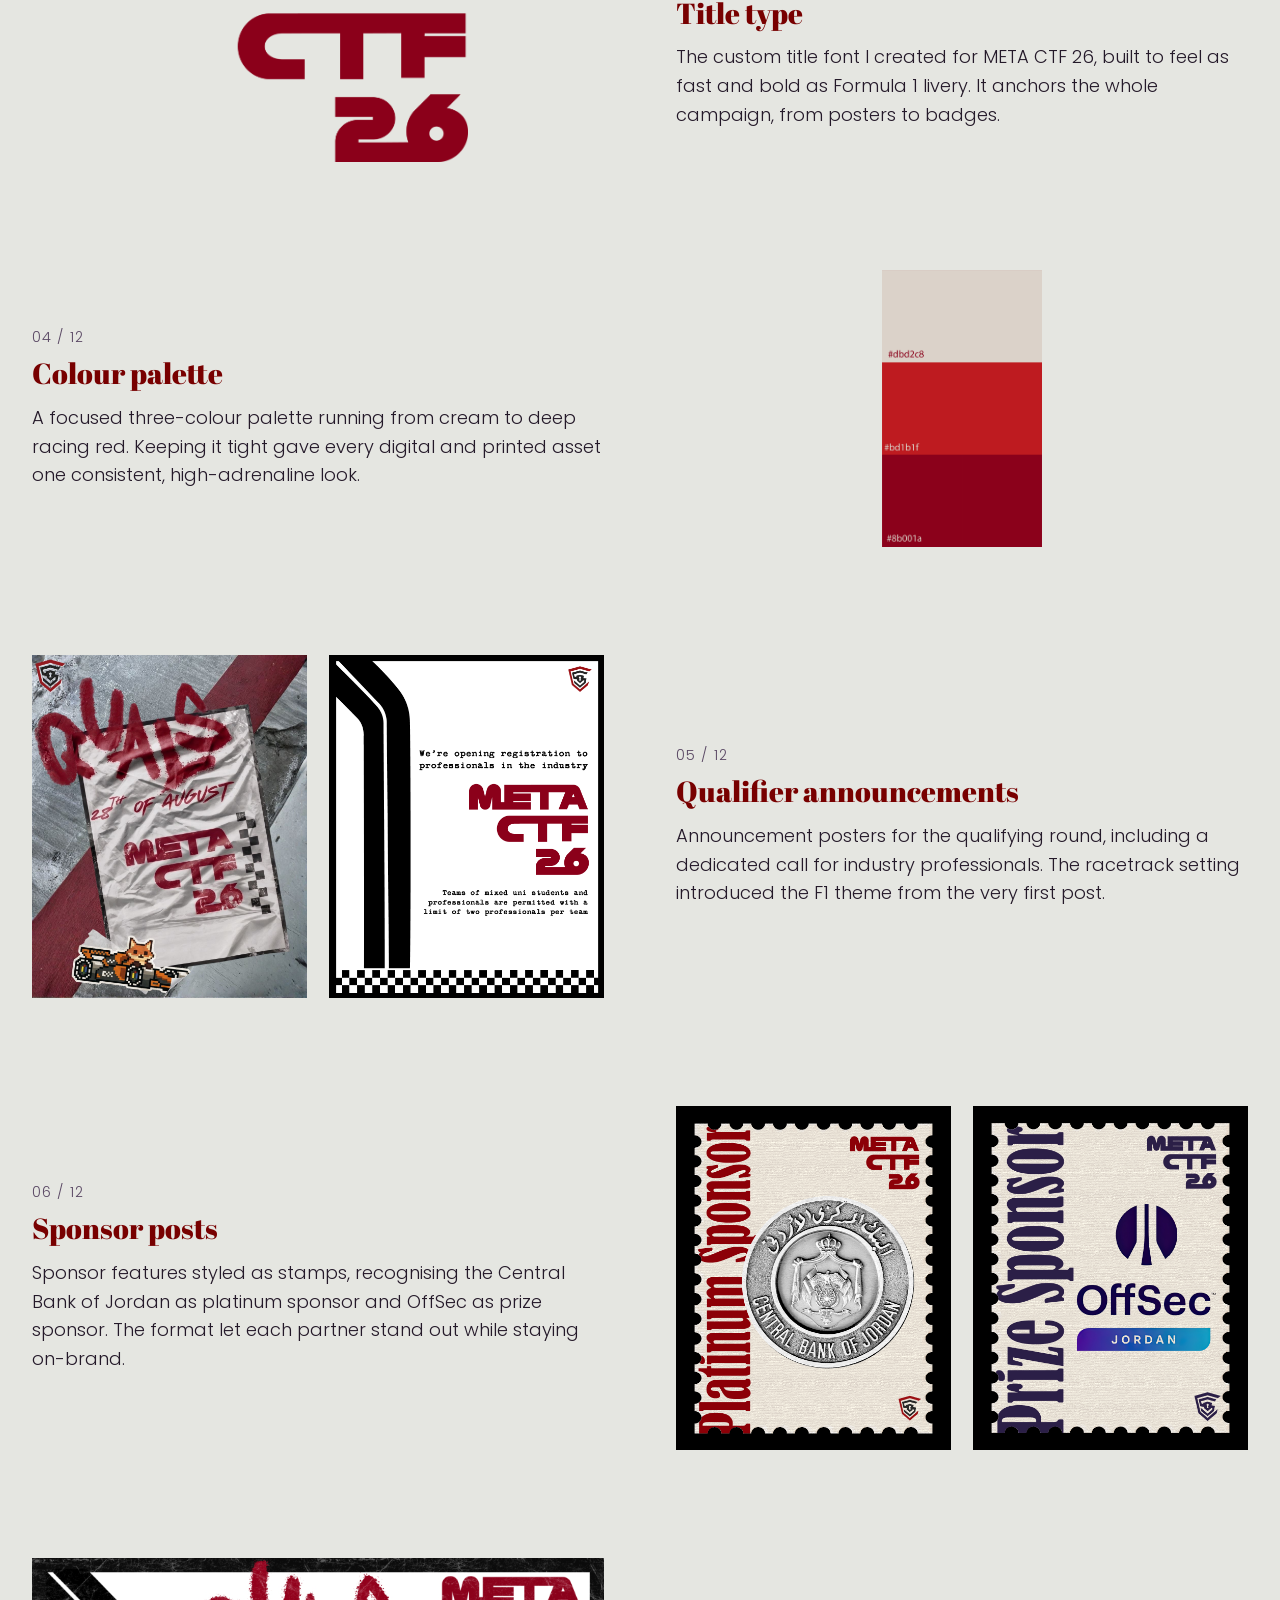
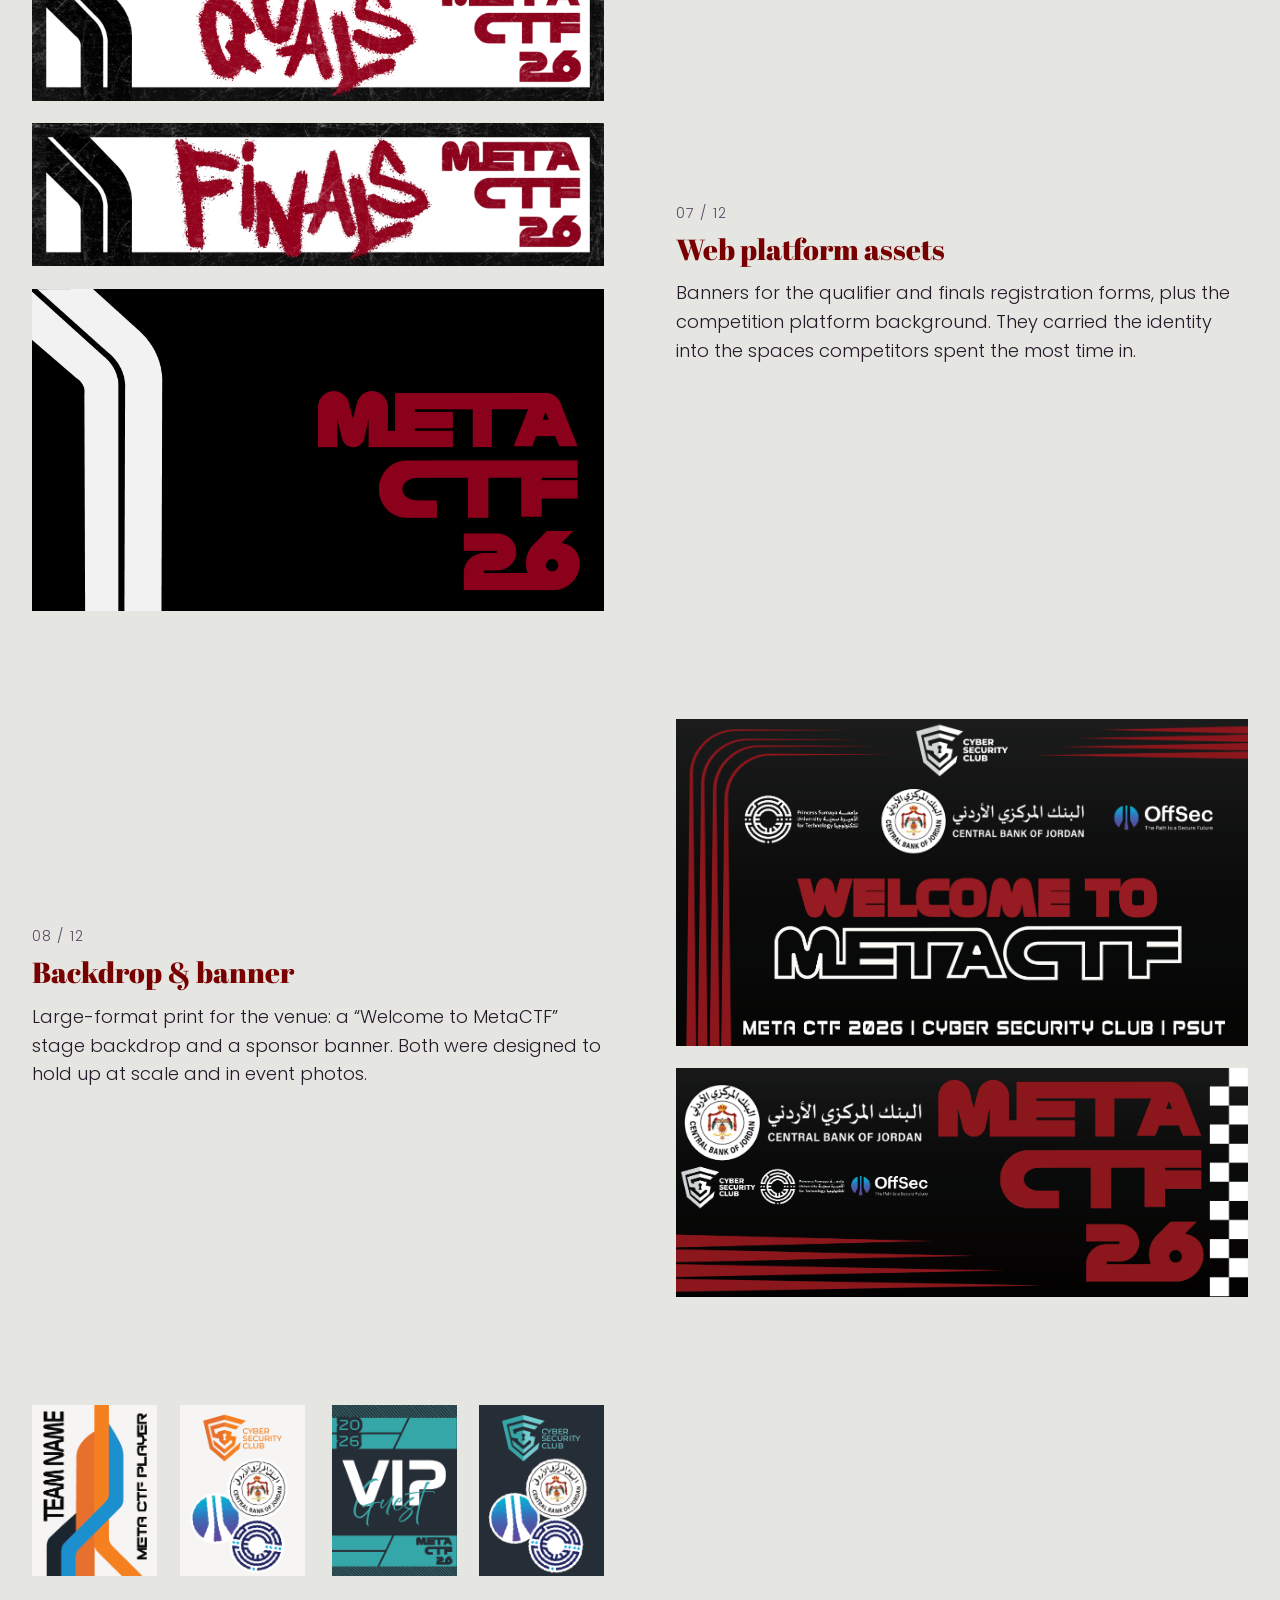
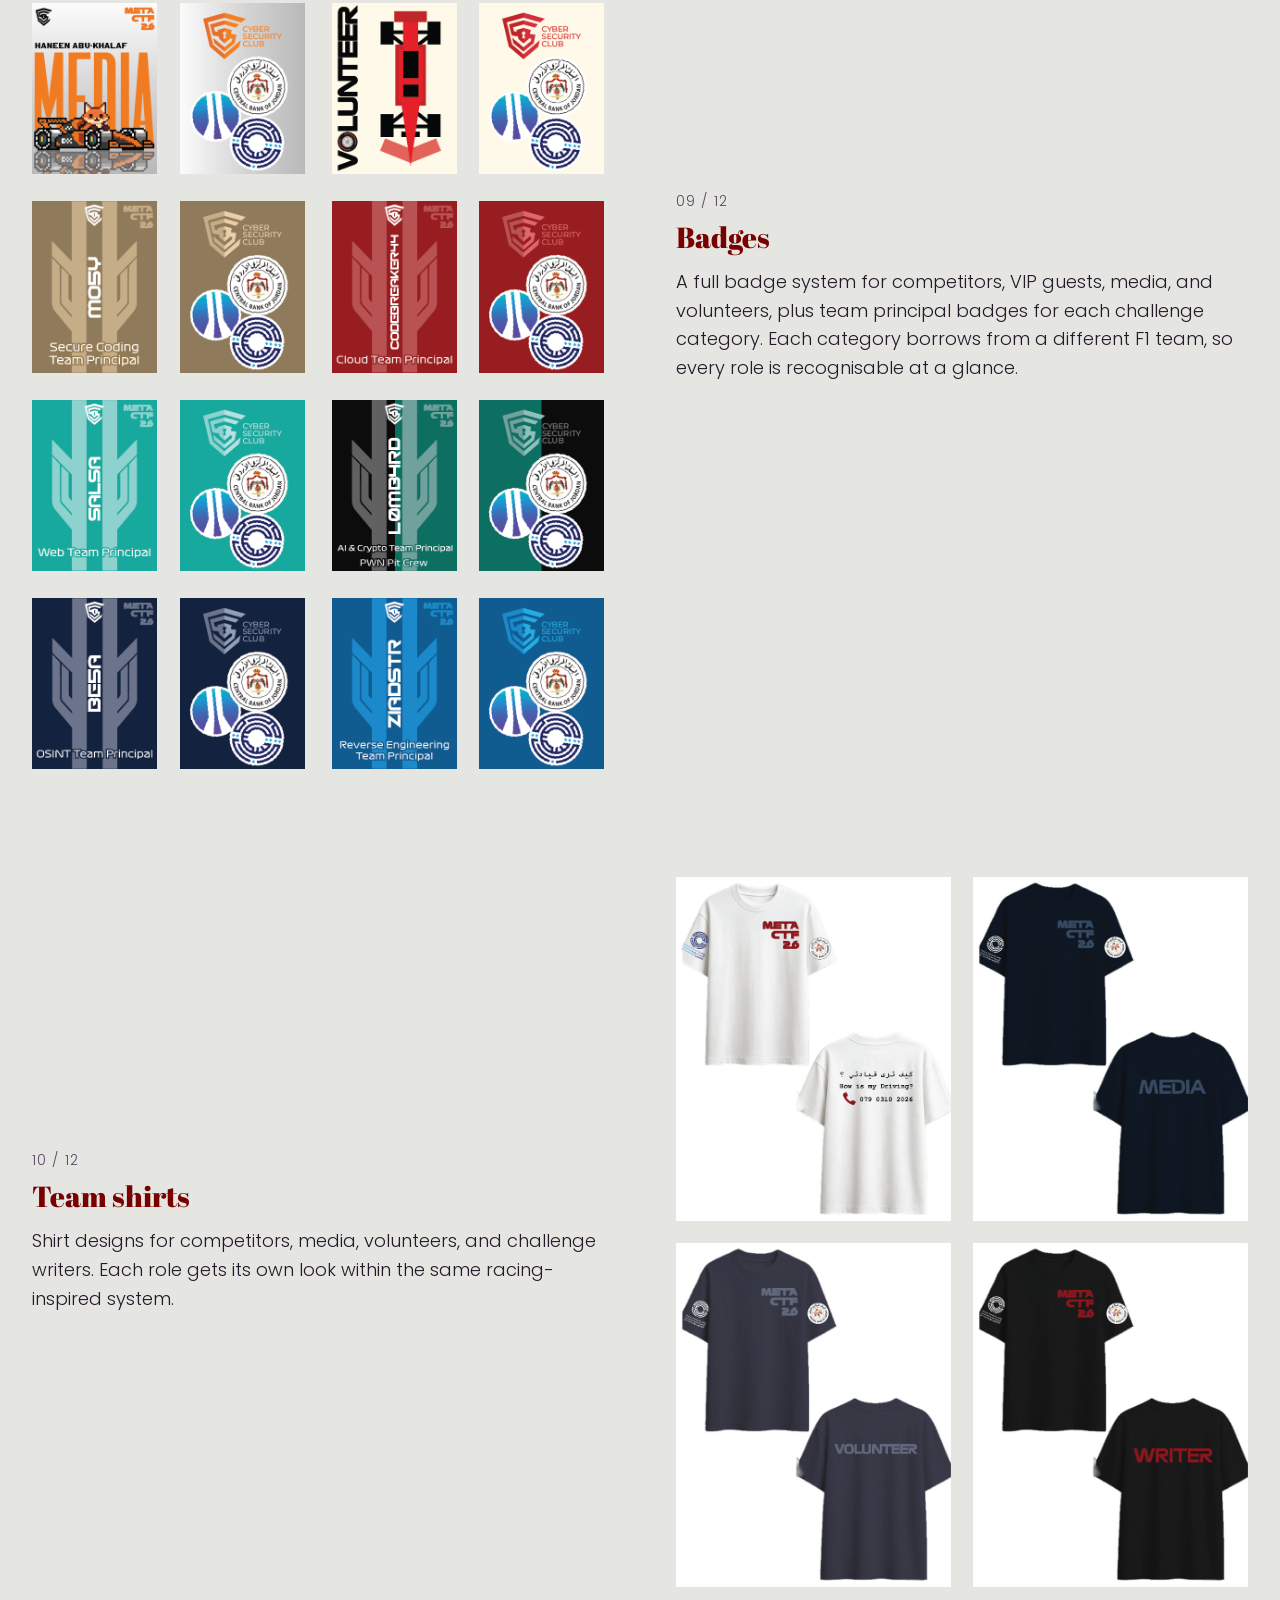
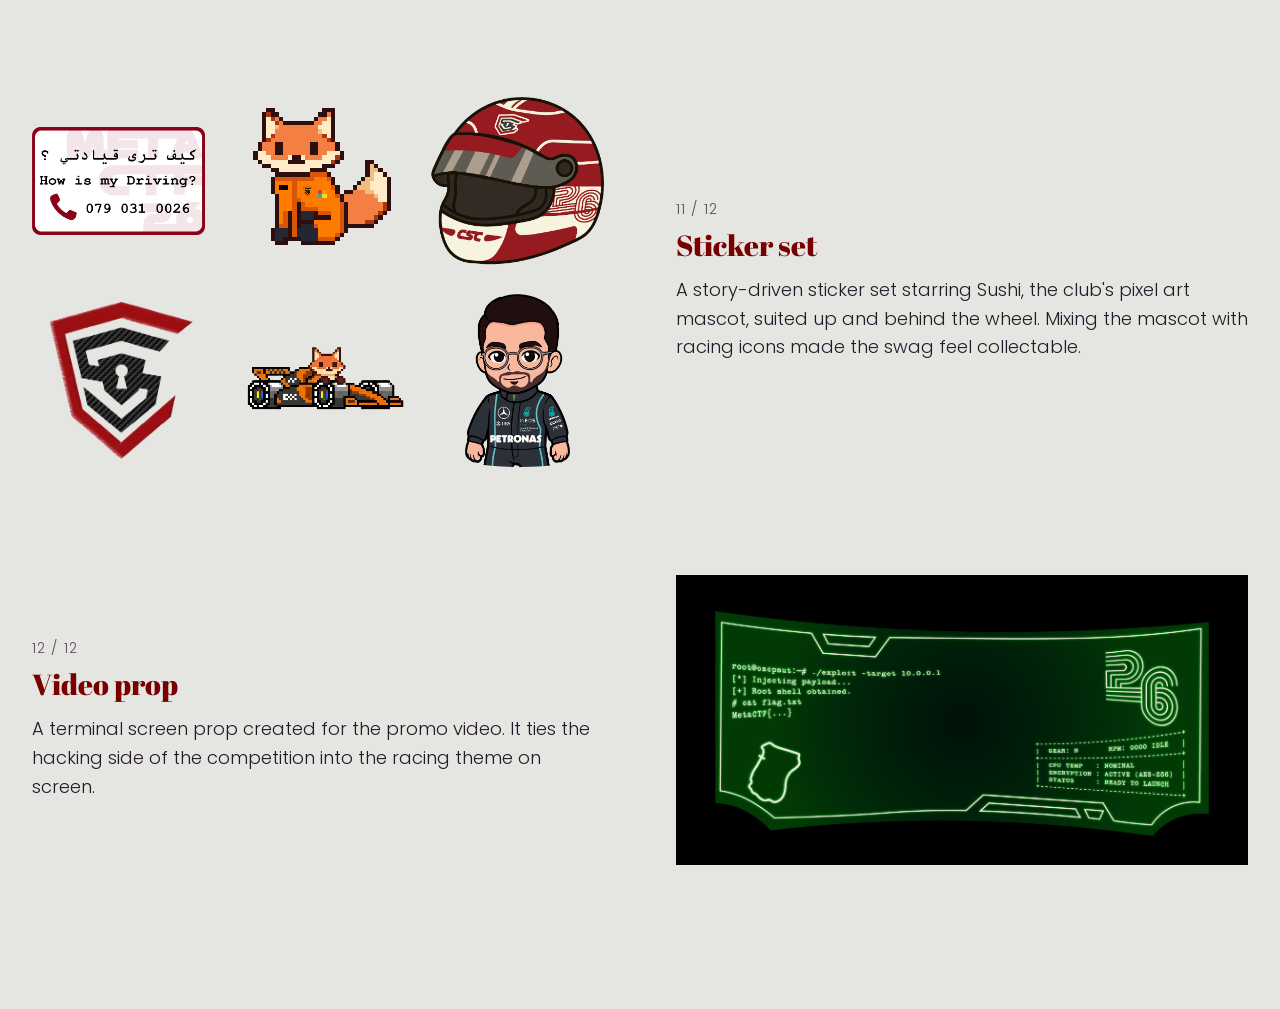
<file: projects/meta-ctf.html>
<!DOCTYPE html>
<html lang="en">
<head>
    <meta charset="UTF-8">
    <meta name="viewport" content="width=device-width, initial-scale=1.0">
    <title>META CTF 2026</title>
    <link rel="preconnect" href="https://fonts.googleapis.com">
    <link rel="preconnect" href="https://fonts.gstatic.com" crossorigin>
    <link href="https://fonts.googleapis.com/css2?family=Abril+Fatface&family=Poppins:wght@300;700&display=swap" rel="stylesheet">
    <link rel="stylesheet" href="../static/style.css">
</head>
<body>
    <nav class="navbar">
        <a href="../index.html" class="nav-logo-link">
            <img src="../images/logo.png" class="nav-logo" alt="Logo">
        </a>
        <a href="../index.html" class="navbar-brand">H's Studio</a>
        <div class="navbar-links">
            <a href="../index.html">Home</a>
            <a href="../about.html">About me</a>
        </div>
    </nav>
    <main class="container project-page">
        <header class="project-header">
            <h1>META CTF 2026</h1>
            <div class="project-summary">
                <div class="project-summary-intro">
                    <p class="project-intro">A Formula 1-themed identity for MetaCTF 2026, a nationwide cybersecurity competition in Jordan. As Media Lead for the Cyber Security Club, I led the visuals from the promo video to badges, stickers, and venue print.</p>
                    <div class="project-body">
                        <p><em>* The MetaCTF 2026 finals are coming soon in October 2026!</em></p>
                        <a href="https://www.instagram.com/csc_psut/" target="_blank" rel="noopener noreferrer" class="project-external-link">
                            View on Instagram &#8599;&#xFE0E;
                        </a>
                    </div>
                </div>
                <div class="project-deliverables">
                    <strong>Deliverables:</strong>
                    <ul class="deliverables-list">
                        <li>&rarr; Brand Identity &amp; Logo Adaptation</li>
                        <li>&rarr; Custom Typography</li>
                        <li>&rarr; Video Production</li>
                        <li>&rarr; Social Media &amp; Marketing Graphics</li>
                        <li>&rarr; Web Platform Assets</li>
                        <li>&rarr; Print &amp; Swag Design (Posters, Badges, Stickers)</li>
                        <li>&rarr; Pixel Art &amp; Mascot Integration</li>
                    </ul>
                </div>
            </div>
        </header>
        <section class="zigzag" aria-label="Project sections">
            <!-- Each .zigzag-row is one section; rows alternate sides automatically.
                 - Badges: front and back go inside one .badge-pair; a series of badges
                   shares one .badge-set.
                 - Several designs of one asset: .design-strip (equal heights, set --ar to
                   width / height), .design-group (grid) or .design-stack (full width).
                 - Add "zigzag-row--portrait" for tall media; "cutout" on transparent PNGs. -->
            <article class="zigzag-row">
                <div class="zigzag-media">
                    <div class="video-embed" style="--ratio: 0.5625;"><iframe src="https://player.vimeo.com/video/1224428839?badge=0&amp;autopause=0&amp;player_id=0&amp;app_id=58479&amp;autoplay=1&amp;muted=1&amp;loop=1" allow="autoplay; fullscreen; picture-in-picture; clipboard-write; encrypted-media; web-share" referrerpolicy="strict-origin-when-cross-origin" title="META CTF video"></iframe></div>
                </div>
                <div class="zigzag-text">
                    <span class="zigzag-index">01 / 12</span>
                    <h2>Promo video</h2>
                    <p>A high-energy Formula 1-themed promo that drove strong social media engagement for the qualifiers.</p>
                </div>
            </article>
            <article class="zigzag-row">
                <div class="zigzag-media">
                    <div style="padding:56.25% 0 0 0;position:relative;"><iframe src="https://player.vimeo.com/video/1230029898?badge=0&amp;autopause=0&amp;player_id=0&amp;app_id=58479&amp;autoplay=1&amp;muted=1&amp;loop=1" frameborder="0" allow="autoplay; fullscreen; picture-in-picture; clipboard-write; encrypted-media; web-share" referrerpolicy="strict-origin-when-cross-origin" style="position:absolute;top:0;left:0;width:100%;height:100%;" title="F1_Kinetic_Teaser_1920x1080_6"></iframe></div><script src="https://player.vimeo.com/api/player.js"></script>
                </div>
                <div class="zigzag-text">
                    <span class="zigzag-index">02 / 12</span>
                    <h2>F1 kinetic teaser</h2>
                    <p>A motion graphics teaser I animated in After Effects, bringing the Formula 1 theme to life in a fast, kinetic edit. It carries the campaign's racing energy from print into motion.</p>
                </div>
            </article>
            <article class="zigzag-row zigzag-row--title">
                <div class="zigzag-media">
                    <img src="../final%20pics/META%20CTF%202026/font%20and%20text%20and%20title.png" alt="Custom META CTF 26 title lettering" class="cutout" loading="lazy">
                </div>
                <div class="zigzag-text">
                    <span class="zigzag-index">03 / 12</span>
                    <h2>Title type</h2>
                    <p>The custom title font I created for META CTF 26, built to feel as fast and bold as Formula 1 livery. It anchors the whole campaign, from posters to badges.</p>
                </div>
            </article>
            <article class="zigzag-row zigzag-row--portrait zigzag-row--palette">
                <div class="zigzag-media">
                    <img src="../final%20pics/META%20CTF%202026/color%20pallate.jpg" alt="Three-colour palette from cream to deep red" loading="lazy">
                </div>
                <div class="zigzag-text">
                    <span class="zigzag-index">04 / 12</span>
                    <h2>Colour palette</h2>
                    <p>A focused three-colour palette running from cream to deep racing red. Keeping it tight gave every digital and printed asset one consistent, high-adrenaline look.</p>
                </div>
            </article>
            <article class="zigzag-row">
                <div class="zigzag-media">
                    <div class="design-strip">
                        <img src="../final%20pics/META%20CTF%202026/quals%20announcemnt.jpg" alt="Quals announcement poster on a racetrack" style="--ar: 0.800;" loading="lazy">
                        <img src="../final%20pics/META%20CTF%202026/quals%20announcment%202.png" alt="Registration announcement for industry professionals" style="--ar: 0.800;" loading="lazy">
                    </div>
                </div>
                <div class="zigzag-text">
                    <span class="zigzag-index">05 / 12</span>
                    <h2>Qualifier announcements</h2>
                    <p>Announcement posters for the qualifying round, including a dedicated call for industry professionals. The racetrack setting introduced the F1 theme from the very first post.</p>
                </div>
            </article>
            <article class="zigzag-row">
                <div class="zigzag-media">
                    <div class="design-strip">
                        <img src="../final%20pics/META%20CTF%202026/sponsor%201.png" alt="Central Bank of Jordan platinum sponsor stamp" style="--ar: 0.800;" loading="lazy">
                        <img src="../final%20pics/META%20CTF%202026/sponsor%202.jpg" alt="OffSec prize sponsor stamp" style="--ar: 0.800;" loading="lazy">
                    </div>
                </div>
                <div class="zigzag-text">
                    <span class="zigzag-index">06 / 12</span>
                    <h2>Sponsor posts</h2>
                    <p>Sponsor features styled as stamps, recognising the Central Bank of Jordan as platinum sponsor and OffSec as prize sponsor. The format let each partner stand out while staying on-brand.</p>
                </div>
            </article>
            <article class="zigzag-row">
                <div class="zigzag-media">
                    <div class="design-stack">
                        <img src="../final%20pics/META%20CTF%202026/quals%20form%20banner.jpg" alt="Quals registration form banner" loading="lazy">
                        <img src="../final%20pics/META%20CTF%202026/finals%20form%20banner.jpg" alt="Finals registration form banner" loading="lazy">
                        <img src="../final%20pics/META%20CTF%202026/background.jpg" alt="META CTF 26 platform background" loading="lazy">
                    </div>
                </div>
                <div class="zigzag-text">
                    <span class="zigzag-index">07 / 12</span>
                    <h2>Web platform assets</h2>
                    <p>Banners for the qualifier and finals registration forms, plus the competition platform background. They carried the identity into the spaces competitors spent the most time in.</p>
                </div>
            </article>
            <article class="zigzag-row">
                <div class="zigzag-media">
                    <div class="design-stack">
                        <img src="../final%20pics/META%20CTF%202026/backdrop.png" alt="Welcome to MetaCTF stage backdrop" loading="lazy">
                        <img src="../final%20pics/META%20CTF%202026/banner.png" alt="META CTF 26 sponsor banner" loading="lazy">
                    </div>
                </div>
                <div class="zigzag-text">
                    <span class="zigzag-index">08 / 12</span>
                    <h2>Backdrop &amp; banner</h2>
                    <p>Large-format print for the venue: a &ldquo;Welcome to MetaCTF&rdquo; stage backdrop and a sponsor banner. Both were designed to hold up at scale and in event photos.</p>
                </div>
            </article>
            <article class="zigzag-row">
                <div class="zigzag-media">
                    <div class="badge-set badge-set--2">
                        <div class="badge-pair">
                            <img src="../final%20pics/META%20CTF%202026/competitors%20badge%20front.png" alt="Competitor badge, front" loading="lazy">
                            <img src="../final%20pics/META%20CTF%202026/competitors%20badge%20back.png" alt="Competitor badge, back" loading="lazy">
                        </div>
                        <div class="badge-pair">
                            <img src="../final%20pics/META%20CTF%202026/vip%20badge%20front.png" alt="VIP guest badge, front" loading="lazy">
                            <img src="../final%20pics/META%20CTF%202026/vip%20badge%20back.png" alt="VIP guest badge, back" loading="lazy">
                        </div>
                        <div class="badge-pair">
                            <img src="../final%20pics/META%20CTF%202026/media%20badge%20front.png" alt="Media badge, front" loading="lazy">
                            <img src="../final%20pics/META%20CTF%202026/media%20badge%20back.png" alt="Media badge, back" loading="lazy">
                        </div>
                        <div class="badge-pair">
                            <img src="../final%20pics/META%20CTF%202026/volunteer%20badge%20front.png" alt="Volunteer badge, front" loading="lazy">
                            <img src="../final%20pics/META%20CTF%202026/volunteer%20badge%20back.png" alt="Volunteer badge, back" loading="lazy">
                        </div>
                        <div class="badge-pair">
                            <img src="../final%20pics/META%20CTF%202026/f1%20badge%20front.png" alt="Secure Coding team principal badge, front" loading="lazy">
                            <img src="../final%20pics/META%20CTF%202026/f1%20badge%20back.png" alt="Secure Coding team principal badge, back" loading="lazy">
                        </div>
                        <div class="badge-pair">
                            <img src="../final%20pics/META%20CTF%202026/ferrari%20badge%20front.png" alt="Cloud team principal badge, front" loading="lazy">
                            <img src="../final%20pics/META%20CTF%202026/ferrari%20badge%20back.png" alt="Cloud team principal badge, back" loading="lazy">
                        </div>
                        <div class="badge-pair">
                            <img src="../final%20pics/META%20CTF%202026/mercedes%20badge%20front.png" alt="Web team principal badge, front" loading="lazy">
                            <img src="../final%20pics/META%20CTF%202026/mercedes%20bdge%20back.png" alt="Web team principal badge, back" loading="lazy">
                        </div>
                        <div class="badge-pair">
                            <img src="../final%20pics/META%20CTF%202026/obi%20badge%20front.png" alt="AI and Crypto team principal badge, front" loading="lazy">
                            <img src="../final%20pics/META%20CTF%202026/obi%20badge%20back.png" alt="AI and Crypto team principal badge, back" loading="lazy">
                        </div>
                        <div class="badge-pair">
                            <img src="../final%20pics/META%20CTF%202026/redbull%20badge%20front.png" alt="OSINT team principal badge, front" loading="lazy">
                            <img src="../final%20pics/META%20CTF%202026/redbull%20badge%20back.png" alt="OSINT team principal badge, back" loading="lazy">
                        </div>
                        <div class="badge-pair">
                            <img src="../final%20pics/META%20CTF%202026/rev%20badge%20front.png" alt="Reverse Engineering team principal badge, front" loading="lazy">
                            <img src="../final%20pics/META%20CTF%202026/rev%20badge%20back.png" alt="Reverse Engineering team principal badge, back" loading="lazy">
                        </div>
                    </div>
                </div>
                <div class="zigzag-text">
                    <span class="zigzag-index">09 / 12</span>
                    <h2>Badges</h2>
                    <p>A full badge system for competitors, VIP guests, media, and volunteers, plus team principal badges for each challenge category. Each category borrows from a different F1 team, so every role is recognisable at a glance.</p>
                </div>
            </article>
            <article class="zigzag-row">
                <div class="zigzag-media">
                    <div class="design-group">
                        <img src="../final%20pics/META%20CTF%202026/Competitors%20Shirt%20Mockup.png" alt="Competitors shirt mockup, front and back" loading="lazy">
                        <img src="../final%20pics/META%20CTF%202026/Media%20Shirt%20Mockup.png" alt="Media shirt mockup" loading="lazy">
                        <img src="../final%20pics/META%20CTF%202026/Volunteer%20Shirt%20Mockup.png" alt="Volunteer shirt mockup" loading="lazy">
                        <img src="../final%20pics/META%20CTF%202026/Writers%20Shirt%20Mockup.png" alt="Writers shirt mockup" loading="lazy">
                    </div>
                </div>
                <div class="zigzag-text">
                    <span class="zigzag-index">10 / 12</span>
                    <h2>Team shirts</h2>
                    <p>Shirt designs for competitors, media, volunteers, and challenge writers. Each role gets its own look within the same racing-inspired system.</p>
                </div>
            </article>
            <article class="zigzag-row">
                <div class="zigzag-media">
                    <div class="design-group design-group--stickers">
                        <img src="../final%20pics/META%20CTF%202026/sticker%201.png" alt="How is my driving? bumper sticker" class="cutout" loading="lazy">
                        <img src="../final%20pics/META%20CTF%202026/sticker%202.png" alt="Sushi the pixel fox in a racing suit" class="cutout pixel" loading="lazy">
                        <img src="../final%20pics/META%20CTF%202026/sticker%203.png" alt="Racing helmet sticker" class="cutout" loading="lazy">
                        <img src="../final%20pics/META%20CTF%202026/sticker%204%20%2B%20logo.png" alt="Carbon fibre club logo sticker" class="cutout" loading="lazy">
                        <img src="../final%20pics/META%20CTF%202026/sticker%205.png" alt="Sushi driving a pixel F1 car" class="cutout pixel" loading="lazy">
                        <img src="../final%20pics/META%20CTF%202026/sticker%206.png" alt="Cartoon driver in a racing suit" class="cutout" loading="lazy">
                    </div>
                </div>
                <div class="zigzag-text">
                    <span class="zigzag-index">11 / 12</span>
                    <h2>Sticker set</h2>
                    <p>A story-driven sticker set starring Sushi, the club's pixel art mascot, suited up and behind the wheel. Mixing the mascot with racing icons made the swag feel collectable.</p>
                </div>
            </article>
            <article class="zigzag-row">
                <div class="zigzag-media">
                    <img src="../final%20pics/META%20CTF%202026/video%20prop.png" alt="Terminal screen prop used in the promo video" loading="lazy">
                </div>
                <div class="zigzag-text">
                    <span class="zigzag-index">12 / 12</span>
                    <h2>Video prop</h2>
                    <p>A terminal screen prop created for the promo video. It ties the hacking side of the competition into the racing theme on screen.</p>
                </div>
            </article>
        </section>
    </main>
    <footer class="project-nav">
        <a href="bunny-bites.html" class="pill-button">Previous: Bunny Bites</a>
        <a href="cscctfv7.html" class="pill-button">Next: CSCCTFv7 2026</a>
    </footer>

    <div class="lightbox" id="lightbox" role="dialog" aria-modal="true" aria-label="Expanded image" hidden>
        <button type="button" class="lightbox-close" aria-label="Close">&times;</button>
        <img class="lightbox-image" alt="">
    </div>

    <script src="https://player.vimeo.com/api/player.js"></script>
    <script src="../static/lightbox.js"></script>
</body>
</html>
</file>
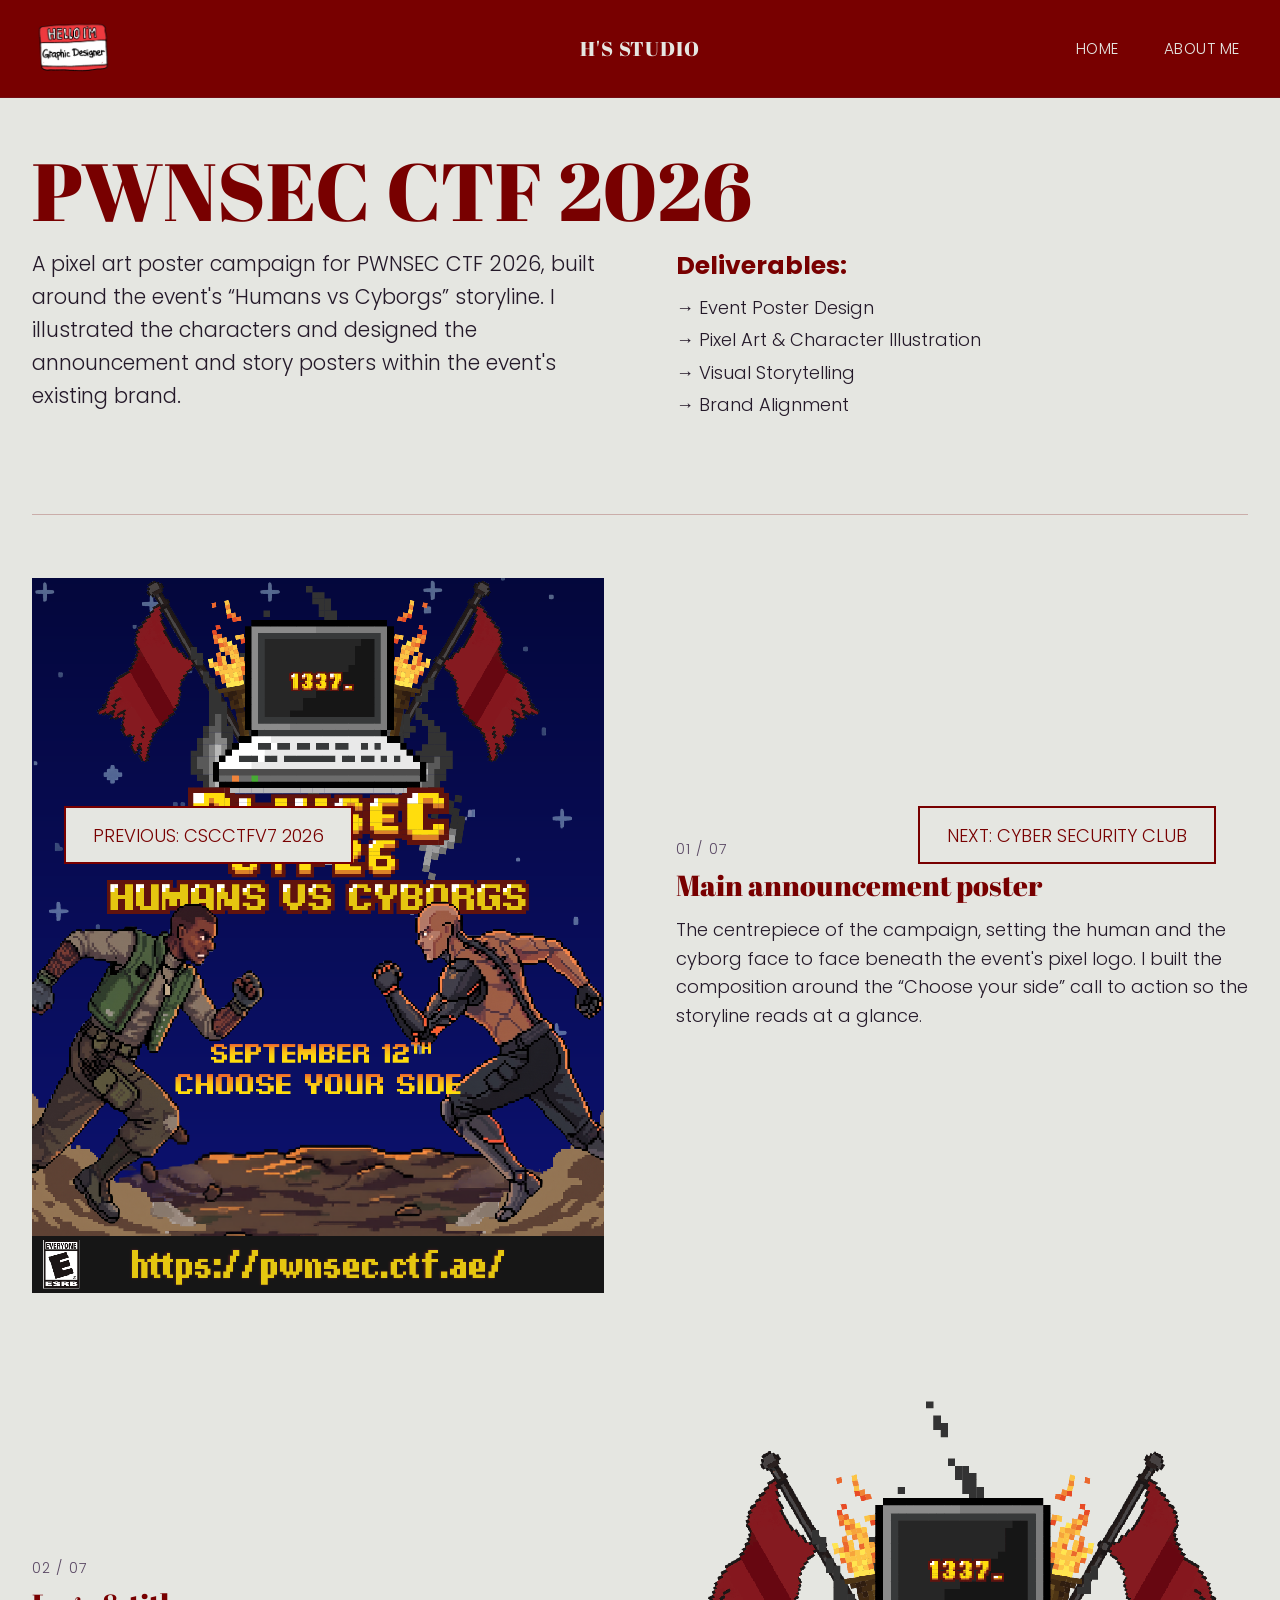
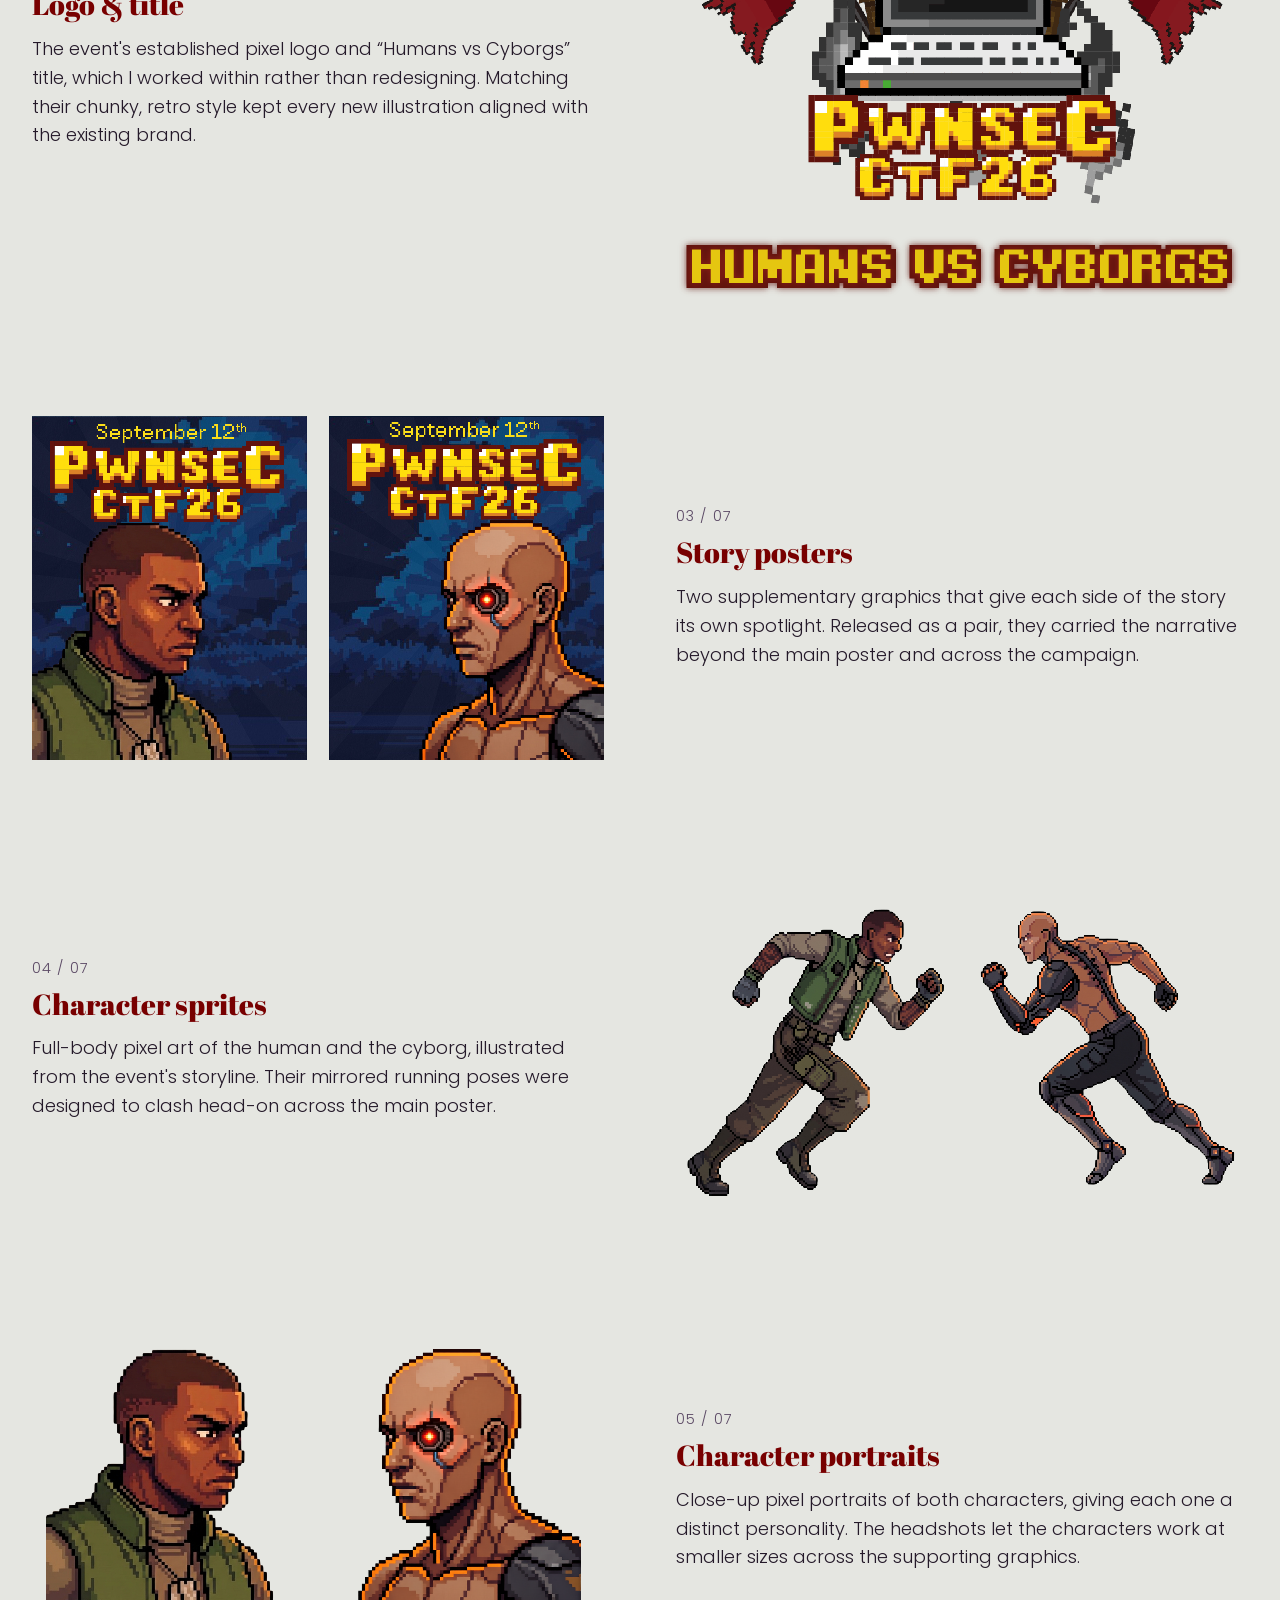
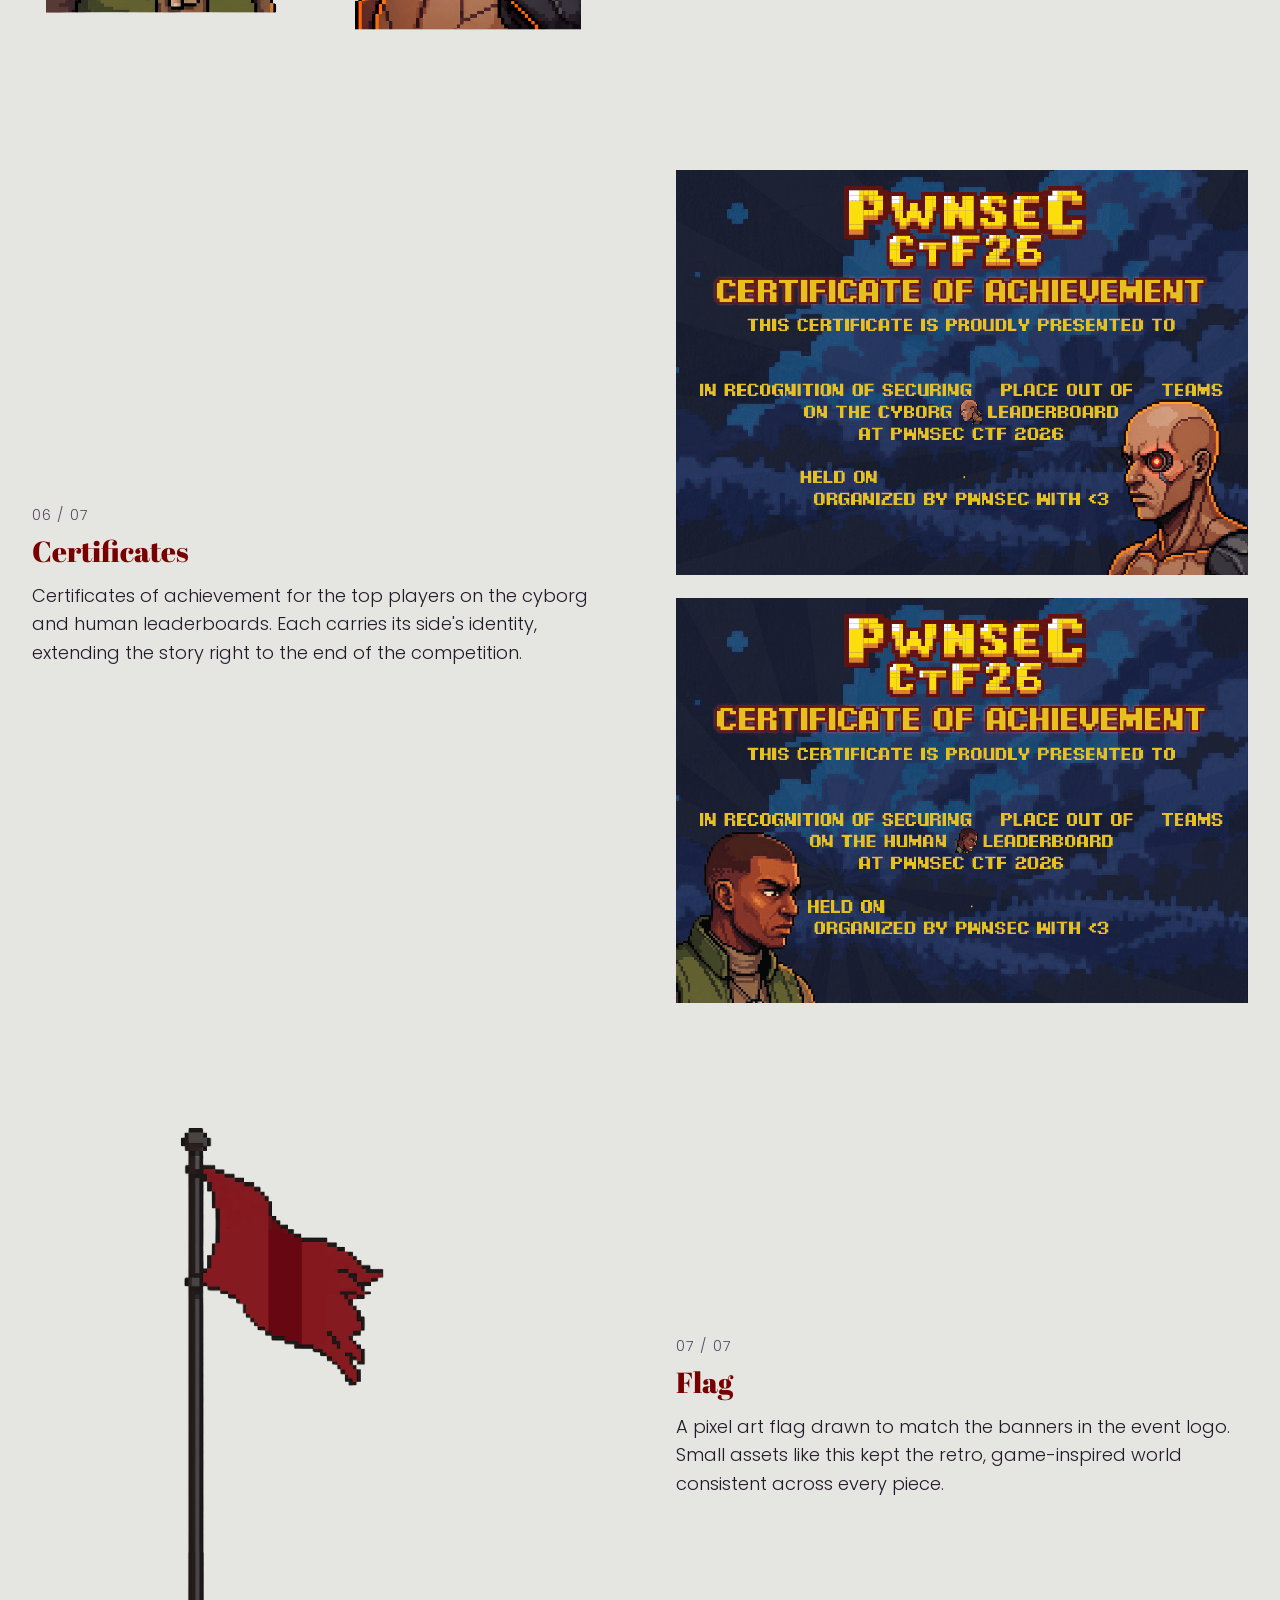
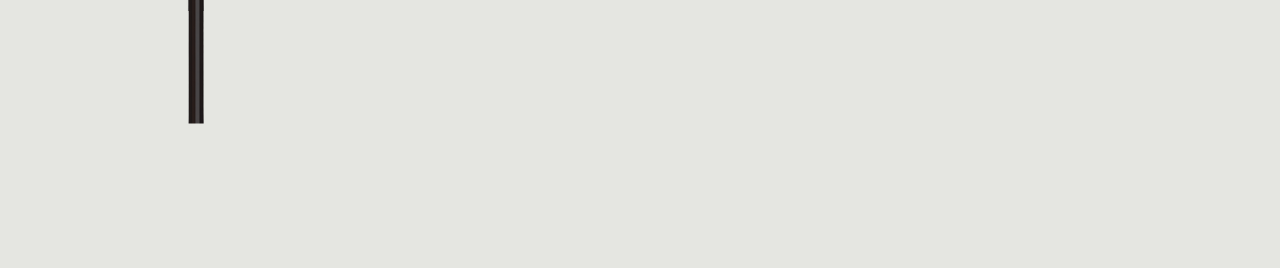
<file: projects/pwnsec.html>
<!DOCTYPE html>
<html lang="en">
<head>
    <meta charset="UTF-8">
    <meta name="viewport" content="width=device-width, initial-scale=1.0">
    <title>PWNSEC CTF 2026</title>
    <link rel="preconnect" href="https://fonts.googleapis.com">
    <link rel="preconnect" href="https://fonts.gstatic.com" crossorigin>
    <link href="https://fonts.googleapis.com/css2?family=Abril+Fatface&family=Poppins:wght@300;700&display=swap" rel="stylesheet">
    <link rel="stylesheet" href="../static/style.css">
</head>
<body>
    <nav class="navbar">
        <a href="../index.html" class="nav-logo-link">
            <img src="../images/logo.png" class="nav-logo" alt="Logo">
        </a>
        <a href="../index.html" class="navbar-brand">H's Studio</a>
        <div class="navbar-links">
            <a href="../index.html">Home</a>
            <a href="../about.html">About me</a>
        </div>
    </nav>
    <main class="container project-page">
        <header class="project-header">
            <h1>PWNSEC CTF 2026</h1>
            <div class="project-summary">
                <div class="project-summary-intro">
                    <p class="project-intro">A pixel art poster campaign for PWNSEC CTF 2026, built around the event's &ldquo;Humans vs Cyborgs&rdquo; storyline. I illustrated the characters and designed the announcement and story posters within the event's existing brand.</p>
                </div>
                <div class="project-deliverables">
                    <strong>Deliverables:</strong>
                    <ul class="deliverables-list">
                        <li>&rarr; Event Poster Design</li>
                        <li>&rarr; Pixel Art &amp; Character Illustration</li>
                        <li>&rarr; Visual Storytelling</li>
                        <li>&rarr; Brand Alignment</li>
                    </ul>
                </div>
            </div>
        </header>
        <section class="zigzag" aria-label="Project sections">
            <!-- Each .zigzag-row is one section; rows alternate sides automatically.
                 - Badges: front and back go inside one .badge-pair; a series of badges
                   shares one .badge-set.
                 - Several designs of one asset: .design-strip (equal heights, set --ar to
                   width / height), .design-group (grid) or .design-stack (full width).
                 - Add "zigzag-row--portrait" for tall media; "cutout" on transparent PNGs. -->
            <article class="zigzag-row">
                <div class="zigzag-media">
                    <img src="../final%20pics/PWNSEC%20CTF%202026/Pwnsec%20CTF.png" alt="PWNSEC CTF 26 Humans vs Cyborgs announcement poster" class="pixel" loading="lazy">
                </div>
                <div class="zigzag-text">
                    <span class="zigzag-index">01 / 07</span>
                    <h2>Main announcement poster</h2>
                    <p>The centrepiece of the campaign, setting the human and the cyborg face to face beneath the event's pixel logo. I built the composition around the &ldquo;Choose your side&rdquo; call to action so the storyline reads at a glance.</p>
                </div>
            </article>
            <article class="zigzag-row">
                <div class="zigzag-media">
                    <div class="design-stack">
                        <img src="../final%20pics/PWNSEC%20CTF%202026/logo.png" alt="PWNSEC CTF 26 pixel logo with a computer and flags" class="pixel" loading="lazy">
                        <img src="../final%20pics/PWNSEC%20CTF%202026/title.png" alt="Humans vs Cyborgs pixel title" class="cutout pixel" loading="lazy">
                    </div>
                </div>
                <div class="zigzag-text">
                    <span class="zigzag-index">02 / 07</span>
                    <h2>Logo &amp; title</h2>
                    <p>The event's established pixel logo and &ldquo;Humans vs Cyborgs&rdquo; title, which I worked within rather than redesigning. Matching their chunky, retro style kept every new illustration aligned with the existing brand.</p>
                </div>
            </article>
            <article class="zigzag-row">
                <div class="zigzag-media">
                    <div class="design-strip">
                        <img src="../final%20pics/PWNSEC%20CTF%202026/story%20poster%201.jpg" alt="Story poster featuring the human" class="pixel" style="--ar: 0.800;" loading="lazy">
                        <img src="../final%20pics/PWNSEC%20CTF%202026/story%20poster%202.jpg" alt="Story poster featuring the cyborg" class="pixel" style="--ar: 0.800;" loading="lazy">
                    </div>
                </div>
                <div class="zigzag-text">
                    <span class="zigzag-index">03 / 07</span>
                    <h2>Story posters</h2>
                    <p>Two supplementary graphics that give each side of the story its own spotlight. Released as a pair, they carried the narrative beyond the main poster and across the campaign.</p>
                </div>
            </article>
            <article class="zigzag-row">
                <div class="zigzag-media">
                    <div class="design-strip">
                        <img src="../final%20pics/PWNSEC%20CTF%202026/full%20body%20human.png" alt="Full-body pixel art human running" class="pixel" style="--ar: 0.800;" loading="lazy">
                        <img src="../final%20pics/PWNSEC%20CTF%202026/full%20body%20cyborg.png" alt="Full-body pixel art cyborg running" class="pixel" style="--ar: 0.800;" loading="lazy">
                    </div>
                </div>
                <div class="zigzag-text">
                    <span class="zigzag-index">04 / 07</span>
                    <h2>Character sprites</h2>
                    <p>Full-body pixel art of the human and the cyborg, illustrated from the event's storyline. Their mirrored running poses were designed to clash head-on across the main poster.</p>
                </div>
            </article>
            <article class="zigzag-row">
                <div class="zigzag-media">
                    <div class="design-strip">
                        <img src="../final%20pics/PWNSEC%20CTF%202026/huamn%20head.png" alt="Pixel art portrait of the human" class="pixel" style="--ar: 0.800;" loading="lazy">
                        <img src="../final%20pics/PWNSEC%20CTF%202026/cyborg%20head.png" alt="Pixel art portrait of the cyborg" class="pixel" style="--ar: 0.800;" loading="lazy">
                    </div>
                </div>
                <div class="zigzag-text">
                    <span class="zigzag-index">05 / 07</span>
                    <h2>Character portraits</h2>
                    <p>Close-up pixel portraits of both characters, giving each one a distinct personality. The headshots let the characters work at smaller sizes across the supporting graphics.</p>
                </div>
            </article>
            <article class="zigzag-row">
                <div class="zigzag-media">
                    <div class="design-stack">
                        <img src="../final%20pics/PWNSEC%20CTF%202026/certificate%201.png" alt="Certificate of achievement for the cyborg leaderboard" class="pixel" loading="lazy">
                        <img src="../final%20pics/PWNSEC%20CTF%202026/certificate%202.png" alt="Certificate of achievement for the human leaderboard" class="pixel" loading="lazy">
                    </div>
                </div>
                <div class="zigzag-text">
                    <span class="zigzag-index">06 / 07</span>
                    <h2>Certificates</h2>
                    <p>Certificates of achievement for the top players on the cyborg and human leaderboards. Each carries its side's identity, extending the story right to the end of the competition.</p>
                </div>
            </article>
            <article class="zigzag-row zigzag-row--portrait">
                <div class="zigzag-media">
                    <img src="../final%20pics/PWNSEC%20CTF%202026/flag.png" alt="Pixel art red flag" class="cutout pixel" loading="lazy">
                </div>
                <div class="zigzag-text">
                    <span class="zigzag-index">07 / 07</span>
                    <h2>Flag</h2>
                    <p>A pixel art flag drawn to match the banners in the event logo. Small assets like this kept the retro, game-inspired world consistent across every piece.</p>
                </div>
            </article>
        </section>
    </main>
    <footer class="project-nav">
        <a href="cscctfv7.html" class="pill-button">Previous: CSCCTFv7 2026</a>
        <a href="csc.html" class="pill-button">Next: Cyber Security Club</a>
    </footer>

    <div class="lightbox" id="lightbox" role="dialog" aria-modal="true" aria-label="Expanded image" hidden>
        <button type="button" class="lightbox-close" aria-label="Close">&times;</button>
        <img class="lightbox-image" alt="">
    </div>

    <script src="../static/lightbox.js"></script>
</body>
</html>
</file>
<file: static/style.css>
:root {
    --onyx: #241929;
    --wineshade: #5A4864;
    --gin-tonic: #E5E6E1;
    --false-goats-beard: #F696B3;
    --red-suits: #780000;
    --claret: #780000;

    --nav-height: 98px;

    /* Fonts are loaded by the Google Fonts <link> in each page's <head> */
    --font-body: 'Poppins', -apple-system, BlinkMacSystemFont, "Segoe UI", Roboto, sans-serif;
    /* Abril Fatface ships in a single (heavy) 400 weight; headings stay at 400 to avoid faux bold */
    --font-heading: 'Abril Fatface', Georgia, serif;

    font-size: 18px;
}

* {
    box-sizing: border-box;
}

::selection {
    background-color: #780000;
    color: var(--gin-tonic);
}

body {
    margin: 0;
    min-height: 100vh;
    padding-top: var(--nav-height);
    font-family: var(--font-body);
    font-weight: 300;
    background-color: var(--gin-tonic);
    color: var(--onyx);
}

a {
    color: var(--onyx);
    text-decoration: none;
    transition: color 0.15s ease;
}

a:hover {
    color: var(--red-suits);
}

/* Navigation */
.navbar {
    position: fixed;
    top: 0;
    left: 0;
    width: 100%;
    z-index: 1000;
    display: flex;
    justify-content: space-between;
    align-items: center;
    min-height: var(--nav-height);
    padding: 0.875rem 2rem;
    background-color: #780000;
    border-bottom: 1px solid rgba(90, 72, 100, 0.2);
}

.navbar a {
    color: var(--gin-tonic);
}

.navbar a:hover {
    color: var(--claret);
}

.navbar-brand {
    position: absolute;
    left: 50%;
    transform: translateX(-50%);
    font-family: var(--font-heading);
    font-weight: 400;
    font-size: 1.1rem;
    letter-spacing: 0.05em;
    text-transform: uppercase;
}

.nav-logo-link {
    position: absolute;
    left: 2rem;
    top: 50%;
    transform: translateY(-50%);
    display: flex;
    align-items: center;
}

.nav-logo {
    height: 58px;
    width: auto;
    object-fit: contain;
}

.navbar-links {
    margin-left: auto;
    display: flex;
    gap: 2rem;
}

.navbar-links a {
    font-weight: 300;
    text-transform: uppercase;
    font-size: 0.85rem;
    letter-spacing: 0.03em;
    padding: 0.5rem 0.25rem;
}

@media (max-width: 768px) {
    :root {
        --nav-height: 165px;
    }

    .navbar {
        flex-direction: column;
        justify-content: center;
        padding: 1rem 1.25rem;
        gap: 0.6rem;
    }

    .nav-logo-link {
        position: static;
        transform: none;
    }

    .nav-logo {
        height: 42px;
    }

    .navbar-brand {
        position: static;
        left: auto;
        transform: none;
        font-size: 1rem;
    }

    .navbar-links {
        margin-left: 0;
        flex-wrap: wrap;
        justify-content: center;
        gap: 1.25rem;
    }
}

/* Page container */
.container {
    max-width: 960px;
    margin: 0 auto;
    padding: 3rem 2rem;
}

h1 {
    color: var(--claret);
    margin: 0 0 0.5rem;
}

h2, h3 {
    color: var(--claret);
}

h1, h2, h3, h4 {
    font-family: var(--font-heading);
    font-weight: 400;
}

p, a {
    font-family: var(--font-body);
    font-weight: 300;
}

code {
    background: var(--wineshade);
    color: var(--gin-tonic);
    padding: 0.15rem 0.4rem;
    border-radius: 2px;
}

/* Hero */
.hero {
    margin: 0 auto;
    padding: 1.5rem 2rem 1.25rem;
    text-align: center;
    /* Light frosted panel: the page's graph paper shows clearly through */
    background-color: rgba(229, 230, 225, 0.35);
    -webkit-backdrop-filter: blur(1.5px);
    backdrop-filter: blur(1.5px);
    border-bottom: 1px solid rgba(90, 72, 100, 0.14);
}

.hero p {
    max-width: 52ch;
    margin: 0 auto 0.5rem;
    text-align: center;
    font-size: 1.35rem;
    font-weight: 300;
    line-height: 1.3;
    color: var(--claret);
}

.discover-link {
    display: inline-block;
    margin-top: 0.5rem;
    font-size: 1.2rem;
    font-weight: 300;
    color: var(--claret);
    text-transform: uppercase;
    letter-spacing: 0.05em;
    border-bottom: 1px solid var(--onyx);
    padding-bottom: 0.15rem;
}

.discover-link:hover {
    color: var(--claret);
    border-color: var(--claret);
}

@media (max-width: 768px) {
    .hero {
        padding: 1rem 1rem 1rem;
    }

    .hero p {
        max-width: 100%;
        padding: 0 1rem;
        font-size: 16px;
        line-height: 1.3;
        overflow-wrap: break-word;
    }
}

/* About page */
.about-container {
    max-width: 960px;
    margin: 0 auto;
    padding-top: 2rem;
}

.top-split {
    display: grid;
    grid-template-columns: 300px 1fr;
    gap: 60px;
}

.about-sidebar {
    display: flex;
    flex-direction: column;
    align-items: center;
    gap: 1.5rem;
}

.profile-circle {
    width: 250px;
    height: 250px;
    border-radius: 50%;
    object-fit: cover;
    border: 1px solid var(--red-suits);
}

.social-row {
    display: flex;
    gap: 1rem;
}

.about-sidebar a {
    display: block;
    font-family: var(--font-body);
    color: var(--onyx);
}

.about-sidebar a:hover {
    color: var(--red-suits);
}

.about-sidebar .pill-button {
    border: none;
    border-radius: 0;
    padding: 0;
    background: none;
}

.about-heading {
    font-family: var(--font-heading);
    color: #780000;
    font-size: 2.4rem;
    font-weight: 400;
    margin-bottom: 1rem;
    margin-top: 2rem;
    line-height: 1.2;
    text-align: left;
    margin-left: 0;
    padding-left: 0;
}

.about-heading:first-of-type {
    margin-top: 0;
}

.about-content p:last-of-type {
    margin-bottom: 0.5rem;
}

.tools-grid {
    display: flex;
    gap: 1.5rem;
    flex-wrap: wrap;
    margin-top: 1rem;
}

.tool-icon, .social-icon {
    width: 45px;
    height: 45px;
    object-fit: contain;
    border-radius: 8px;
    transition: transform 0.3s cubic-bezier(0.25, 0.46, 0.45, 0.94);
}

.tool-icon:hover, .social-icon:hover {
    transform: scale(1.15);
}

@media (max-width: 768px) {
    .top-split {
        grid-template-columns: 1fr;
    }
}

/* Home page projects section */
/* Graph paper behind the whole home page: uniform 1px lines */
.home-page {
    --grid-line: rgba(90, 72, 100, 0.14);
    --grid-cell: 48px;
    background-image:
        linear-gradient(0deg, var(--grid-line) 1px, transparent 1px),
        linear-gradient(90deg, var(--grid-line) 1px, transparent 1px);
    background-size: var(--grid-cell) var(--grid-cell);
    background-position: center top;
}

.projects-section {
    width: 100%;
    overflow-x: clip;
}

.projects-container {
    --grid-gap: 56px;          /* top/bottom padding */
    --row-gap: 88px;           /* vertical space between stacks */
    --column-gap-min: 96px;    /* cards never sit closer than this side by side */
    --side-padding: clamp(16px, 4vw, 80px);
    --card-width: 220px;
    --grid-columns: 4;
    width: 100%;
    max-width: 1600px;
    margin: 0 auto;
    padding: var(--grid-gap) var(--side-padding);
}

.projects-grid {
    width: 100%;
    list-style: none;
    margin: 0;
    padding: 0;
    display: grid;
    grid-template-columns: repeat(var(--grid-columns), minmax(0, var(--card-width)));
    justify-content: space-between;
    column-gap: var(--column-gap-min);
    row-gap: var(--row-gap);
}

.project-card {
    position: relative;
    display: block;
}

/* Lift the hovered card above its neighbours so the fanned cards overlap them */
.project-card:hover,
.project-card:focus-visible {
    z-index: 2;
}

.project-card:focus-visible {
    outline: none;
}

.reveal {
    opacity: 0;
    transform: translateY(30px);
    transition: all 0.8s ease-out;
}

.reveal.active {
    opacity: 1;
    transform: translateY(0);
}

/* Stacked cards */
.card-stack {
    --stack-ease: cubic-bezier(0.22, 1, 0.36, 1);
    --stack-duration: 0.55s;
    position: relative;
    width: 100%;
    aspect-ratio: 4 / 5;
    margin-top: 14px;
}

.stack-card {
    position: absolute;
    inset: 0;
    padding: 8px;
    background-color: #fff;
    border-radius: 6px;
    box-shadow:
        0 1px 2px rgba(36, 25, 41, 0.12),
        0 8px 20px rgba(36, 25, 41, 0.14);
    transform-origin: 50% 90%;
    transition:
        transform var(--stack-duration) var(--stack-ease),
        box-shadow var(--stack-duration) var(--stack-ease);
}

/* Back cards stick out clearly at rest so the stack reads before hover */
.stack-card--bottom {
    z-index: 1;
    transform: rotate(6deg) translate(12px, 6px);
}

.stack-card--middle {
    z-index: 2;
    transform: rotate(-5deg) translate(-12px, 4px);
}

.stack-card--top {
    z-index: 3;
}

/* Back card fill: an <img> or a coloured placeholder div */
.stack-card > img,
.stack-card-placeholder {
    display: block;
    width: 100%;
    height: 100%;
    object-fit: cover;
    border-radius: 3px;
}

.stack-card-placeholder {
    background-color: var(--false-goats-beard);
    background-image: repeating-linear-gradient(
        45deg,
        rgba(255, 255, 255, 0.18) 0 10px,
        transparent 10px 20px
    );
}

.stack-card--bottom .stack-card-placeholder {
    background-color: var(--wineshade);
}

.card-media {
    width: 100%;
    height: 100%;
    overflow: hidden;
    border-radius: 3px;
    background-color: #e0e0e0;
}

.grid-media {
    width: 100%;
    height: 100%;
    object-fit: cover;
    display: block;
}

/* Hover: fan the deck out */
.project-card:hover .stack-card--top,
.project-card:focus-visible .stack-card--top {
    transform: translateY(-4px) scale(1.04);
    box-shadow:
        0 2px 4px rgba(36, 25, 41, 0.12),
        0 18px 36px rgba(36, 25, 41, 0.22);
}

.project-card:hover .stack-card--middle,
.project-card:focus-visible .stack-card--middle {
    transform: translateX(-24%) rotate(-10deg);
}

.project-card:hover .stack-card--bottom,
.project-card:focus-visible .stack-card--bottom {
    transform: translateX(24%) rotate(10deg);
}

.project-card:focus-visible .stack-card--top {
    outline: 2px solid var(--claret);
    outline-offset: 4px;
}

/* Title is "PWNSEC CTF 2026" -> project-pwnsec-ctf-2026, not project-pwnsec */
.project-pwnsec-ctf-2026 {
    object-position: top;
}

.project-thumb-bunny-bites {
    background-color: #ffecdb;
}

.project-bunny-bites {
    background-color: #ffecdb;
}

/* CSC main card: transparent green logo centred on black */
.project-thumb-csc {
    background-color: #000;
}

.project-thumb-csc .grid-media {
    object-fit: contain;
    padding: 18%;
}

.project-title {
    display: block;
    margin-top: 1.25rem;
    font-family: var(--font-heading);
    font-weight: 400;
    text-align: center;
    color: var(--claret);
}

@media (max-width: 1280px) {
    .projects-container {
        --grid-columns: 3;
    }
}

@media (max-width: 960px) {
    .projects-container {
        --grid-columns: 2;
    }
}

@media (max-width: 600px) {
    .projects-container {
        --grid-gap: 40px;
        --row-gap: 64px;
        --card-width: 280px;
        --grid-columns: 1;
    }

    .projects-grid {
        justify-content: center;
    }

    .project-card:hover .stack-card--middle,
    .project-card:focus-visible .stack-card--middle {
        transform: translateX(-14%) rotate(-8deg);
    }

    .project-card:hover .stack-card--bottom,
    .project-card:focus-visible .stack-card--bottom {
        transform: translateX(14%) rotate(8deg);
    }
}

@media (prefers-reduced-motion: reduce) {
    .card-stack {
        --stack-duration: 0s;
    }
}

/* Project detail page */
.project-page {
    max-width: 1440px;
    padding: 3rem 2.5% 8rem; /* bottom room for the fixed footer nav */
}

.project-header {
    padding-bottom: 3rem;
    margin-bottom: 3.5rem;
    border-bottom: 1px solid rgba(120, 0, 0, 0.25);
}

.project-header h1 {
    font-family: var(--font-heading);
    font-size: 4.5rem;
    line-height: 0.95;
    text-transform: uppercase;
    margin: 0 0 1rem;
    overflow-wrap: break-word;
}

.project-intro {
    max-width: 60ch;
    margin: 0;
    font-size: 1.15rem;
    line-height: 1.6;
}

.project-header .project-body p {
    line-height: 1.6;
}

.project-header .project-deliverables {
    margin-top: 0;
}

/* Intro on the left, deliverables beside it on the right */
.project-summary {
    display: grid;
    grid-template-columns: repeat(2, minmax(0, 1fr));
    gap: 4rem;
    align-items: start;
}

/* Zig-zag rows: media and text side by side, swapping sides each row */
.zigzag {
    display: flex;
    flex-direction: column;
    gap: 6rem;
}

.zigzag-row {
    display: grid;
    grid-template-columns: repeat(2, minmax(0, 1fr));
    align-items: center;
    gap: 4rem;
}

/* Media is first in the markup; even rows push it to the right */
.zigzag-row:nth-child(even) .zigzag-media {
    order: 2;
}

.zigzag-media {
    width: 100%;
}

.zigzag-media img,
.zigzag-media video {
    display: block;
    width: 100%;
    height: auto;
}

/* Portrait media (reels, 4:5 videos) shouldn't fill the whole column */
.zigzag-row--portrait .zigzag-media {
    max-width: 360px;
    justify-self: center;
}

/* Badges: front and back on one line */
.badge-pair {
    display: flex;
    gap: 1.25rem;
    align-items: flex-start;
}

.badge-pair > * {
    flex: 1 1 0;
    min-width: 0;
}

/* Multiple variations of one asset, grouped in a single media column */
.design-group {
    display: grid;
    grid-template-columns: repeat(2, minmax(0, 1fr));
    gap: 1.25rem;
}

.design-group--3 {
    grid-template-columns: repeat(3, minmax(0, 1fr));
}

/* Workshop posters: fixed 3 x 2 grid, each series reading top to bottom */
.design-group--workshops {
    grid-template-columns: repeat(3, 1fr);
    grid-template-rows: repeat(2, auto);
    gap: 15px;
}

/* Several pieces side by side at equal height; set --ar (width / height) on each */
.design-strip {
    display: flex;
    gap: 1.25rem;
    align-items: flex-start;
}

.design-strip > img {
    flex: var(--ar, 1) 1 0%;
    min-width: 0;
}

/* Pieces stacked full width (banners, logo + title) */
.design-stack {
    display: flex;
    flex-direction: column;
    gap: 1.25rem;
}

/* Every front/back pair of a badge series in one container */
.badge-set {
    display: grid;
    gap: 1.5rem;
}

.badge-set--2 {
    grid-template-columns: repeat(2, minmax(0, 1fr));
}

.design-group > .span-all {
    grid-column: 1 / -1;
}

/* A single line of pieces, centred, sharing the width equally */
.design-row {
    display: flex;
    flex-direction: row;
    justify-content: center;
    align-items: flex-start;
    gap: 1rem;
}

.design-row > img {
    flex: 1 1 0%;
    min-width: 0;
}

/* Sticker sheets: 3 x 2 grid, each cut-out centred in a square cell */
.design-group--stickers {
    grid-template-columns: repeat(3, minmax(0, 1fr));
    grid-template-rows: repeat(2, auto);
    align-items: center;
    gap: 1.5rem;
}

.design-group--stickers img {
    width: 100%;
    height: 100%;
    aspect-ratio: 1;
    object-fit: contain;
}

/* Palette sheets and title lettering read fine small; keep them compact */
.zigzag-row--palette .zigzag-media,
.zigzag-row--title .zigzag-media {
    max-width: 300px;
    justify-self: center;
}

.zigzag-row--palette-lg .zigzag-media {
    max-width: 420px;
}

.zigzag-row--palette-xl .zigzag-media {
    max-width: 600px;
}

.zigzag-row--palette.zigzag-row--portrait .zigzag-media {
    max-width: 160px;
}

/* Light-on-transparent artwork shown on a black card */
.zigzag-media img.on-black {
    box-sizing: border-box;
    padding: 20px;
    background-color: #000;
    object-fit: contain;
    object-position: center;
}

/* Single images that read fine small: shrink and centre in the media column */
.zigzag-media img.img-compact {
    max-width: 360px;
    margin: 0 auto;
}

/* Keep pixel art crisp when scaled up */
.pixel {
    image-rendering: pixelated;
}

/* Click-to-expand */
.zigzag-media img {
    cursor: zoom-in;
}

.lightbox {
    position: fixed;
    inset: 0;
    z-index: 2000;
    display: flex;
    align-items: center;
    justify-content: center;
    padding: 4rem 2rem;
    background-color: rgba(36, 25, 41, 0.9);
    cursor: zoom-out;
}

.lightbox[hidden] {
    display: none;
}

.lightbox-image {
    display: block;
    max-width: 100%;
    max-height: 100%;
    object-fit: contain;
    cursor: default;
}

.lightbox-close {
    position: absolute;
    top: 1rem;
    right: 1rem;
    width: 2.75rem;
    height: 2.75rem;
    padding: 0;
    border: 2px solid var(--gin-tonic);
    background: transparent;
    color: var(--gin-tonic);
    font-family: var(--font-body);
    font-size: 1.5rem;
    line-height: 1;
    cursor: pointer;
    transition: background-color 0.15s ease, color 0.15s ease;
}

.lightbox-close:hover,
.lightbox-close:focus-visible {
    background-color: var(--gin-tonic);
    color: var(--onyx);
}

body.lightbox-open {
    overflow: hidden;
}

.zigzag-text h2 {
    font-family: var(--font-heading);
    font-weight: 400;
    font-size: 1.6rem;
    line-height: 1.15;
    margin: 0 0 0.75rem;
}

.zigzag-text p {
    margin: 0;
    line-height: 1.6;
}

.zigzag-index {
    display: block;
    margin-bottom: 0.5rem;
    font-size: 0.8rem;
    font-weight: 300;
    letter-spacing: 0.08em;
    text-transform: uppercase;
    color: var(--wineshade);
}

/* Responsive embed wrapper; set --ratio inline (height / width) */
.video-embed {
    position: relative;
    width: 100%;
    padding-top: calc(var(--ratio, 0.5625) * 100%);
}

.video-embed iframe {
    position: absolute;
    inset: 0;
    width: 100%;
    height: 100%;
    border: 0;
}

.project-body h2 {
    font-weight: 400;
}

.project-body strong {
    font-size: 1.4rem;
    font-weight: 700;
    color: #780000;
    display: inline-block;
    margin-bottom: 0.3rem;
    margin-top: 1rem;
}

.project-body p:first-of-type strong {
    margin-top: 0;
}

.project-deliverables {
    margin-top: 2rem;
    margin-bottom: 2rem;
}

.project-deliverables strong {
    font-size: 1.4rem;
    font-weight: 700;
    color: #780000;
    display: inline-block;
    margin-bottom: 0.5rem;
}

.deliverables-list {
    list-style-type: none;
    padding-left: 0;
    margin: 0;
}

.deliverables-list li {
    margin-bottom: 0.3rem;
    line-height: 1.5;
}

.project-external-link {
    display: inline-block;
    margin-top: 2rem;
    color: #780000;
    font-family: var(--font-body);
    font-size: 1.1rem;
    font-weight: 300;
    text-decoration: none;
    border-bottom: 2px solid #780000;
    padding-bottom: 4px;
    transition: opacity 0.3s ease;
}

.project-external-link:hover {
    opacity: 0.7;
}

/* Project detail footer navigation */
.project-nav {
    position: fixed;
    bottom: 0;
    left: 0;
    width: 100%;
    z-index: 1000;
    padding: 2rem 5%;
    background: transparent;
    pointer-events: none;
    display: flex;
    justify-content: space-between;
    align-items: flex-end;
    gap: 1rem;
}

.pill-button {
    display: inline-block;
    pointer-events: auto;
    border: 1px solid var(--red-suits);
    color: var(--red-suits);
    border-radius: 50px;
    padding: 0.6rem 1.5rem;
    font-family: var(--font-body);
    text-transform: lowercase;
    background-color: transparent;
    transition: border-color 0.15s ease, color 0.15s ease;
}

.pill-button:hover {
    border-color: var(--claret);
    color: var(--claret);
}

.project-nav .pill-button {
    background-color: #E5E6E1;
    border: 2px solid #780000;
    color: #780000;
    border-radius: 0;
    padding: 0.75rem 1.5rem;
    font-family: var(--font-body);
    font-weight: 300;
    text-transform: uppercase;
    text-decoration: none;
    display: inline-block;
    transition: all 0.3s ease;
    cursor: pointer;
}

.project-nav .pill-button:hover {
    background-color: #780000;
    color: #E5E6E1;
}

@media (max-width: 900px) {
    .zigzag-row {
        grid-template-columns: 1fr;
    }

    .zigzag {
        gap: 4rem;
    }

    .zigzag-row {
        gap: 1.25rem;
    }

    /* Stack every row the same way: media on top, text below */
    .zigzag-row:nth-child(even) .zigzag-media {
        order: 0;
    }
}

@media (max-width: 768px) {
    .project-page {
        padding: 2rem 1rem 7rem;
    }

    .project-header h1 {
        font-size: 2.6rem;
    }

    .zigzag-text h2 {
        font-size: 1.35rem;
    }

    .project-intro {
        font-size: 1rem;
    }

    /* Stack intro and deliverables on phones */
    .project-summary {
        grid-template-columns: 1fr;
        gap: 2rem;
    }

    /* Workshop grid: 2 columns, each series side by side
       (Beginners 1 + 2, Crypto 1 + 2, then Web + Blue team) */
    .design-group--workshops {
        grid-template-columns: repeat(2, 1fr);
        grid-template-rows: none;
    }

    .design-group--workshops > :nth-child(1) { order: 1; }
    .design-group--workshops > :nth-child(4) { order: 2; }
    .design-group--workshops > :nth-child(2) { order: 3; }
    .design-group--workshops > :nth-child(5) { order: 4; }
    .design-group--workshops > :nth-child(3) { order: 5; }
    .design-group--workshops > :nth-child(6) { order: 6; }

    /* Three-up groups get too small on phones */
    .design-group--3 {
        grid-template-columns: repeat(2, minmax(0, 1fr));
    }

    /* One badge (front + back) per line */
    .badge-set--2 {
        grid-template-columns: 1fr;
    }

    .project-nav {
        padding: 1rem;
    }

    .project-nav .pill-button {
        max-width: 48%;
        padding: 0.6rem 1rem;
        font-size: 0.85rem;
        text-align: center;
    }
}
</file>
